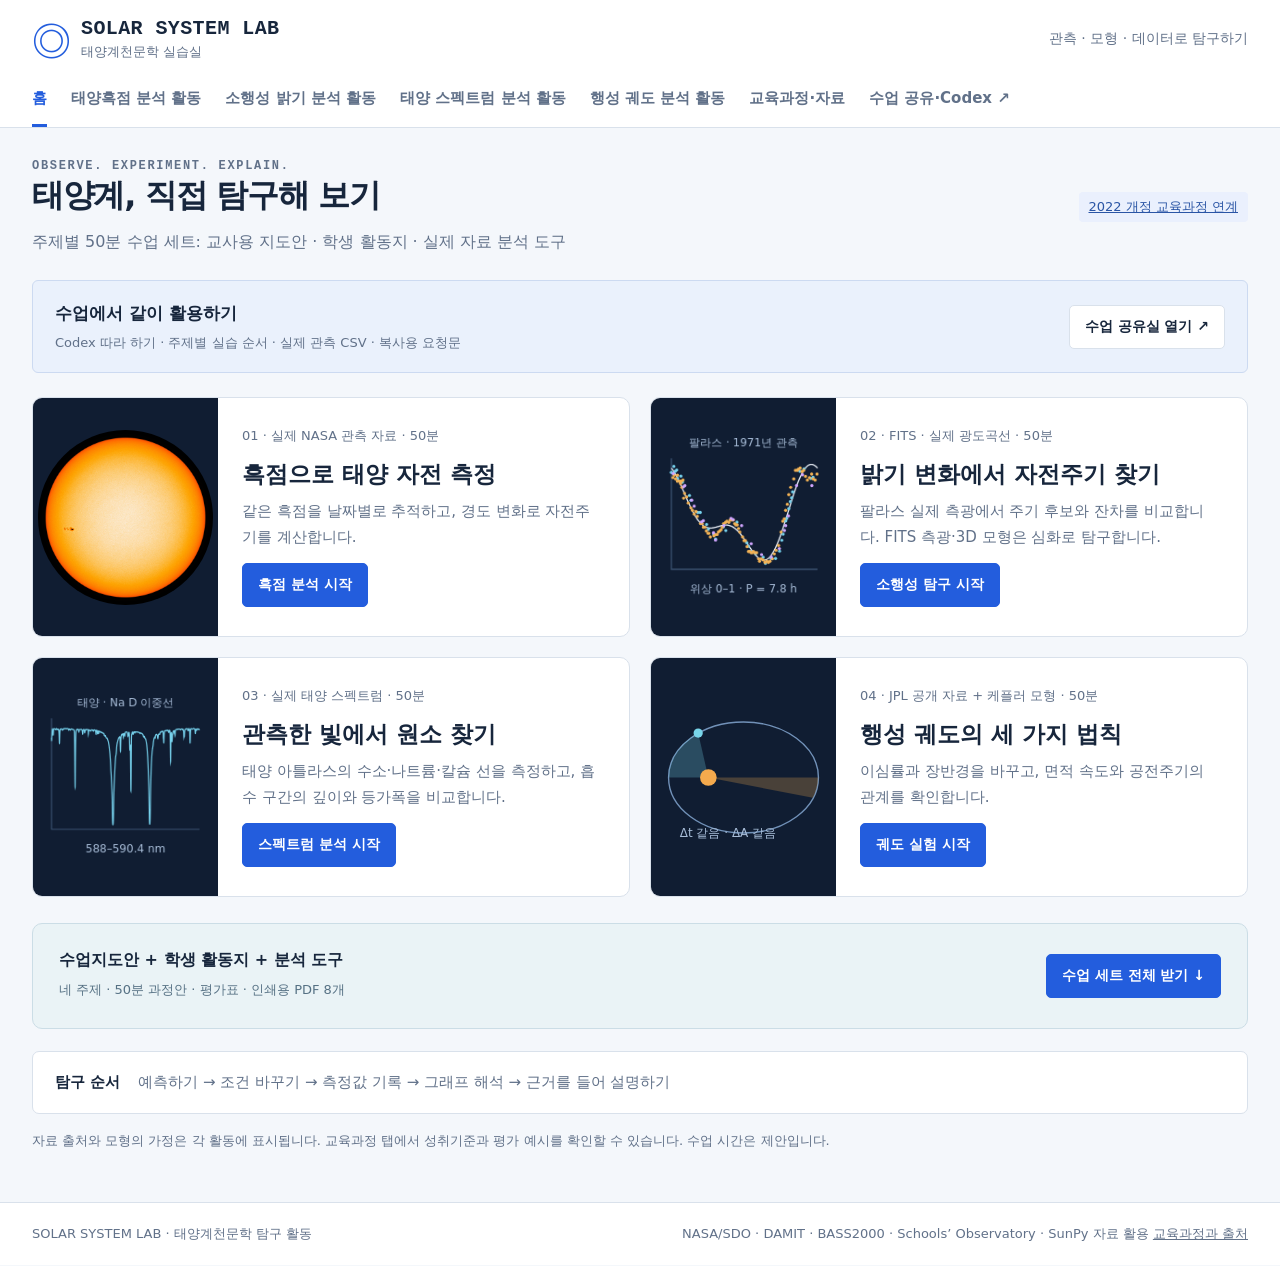
<file: docs/index.html>
<!doctype html>
<html lang="ko"><head><meta charset="utf-8"><meta name="viewport" content="width=device-width,initial-scale=1"><title>Solar System Lab | 태양계천문학 실습실</title><meta name="description" content="실제 FITS 영상과 팔라스 광도곡선으로 측광·3D 모형을 비교하고 태양과 행성 운동을 탐구하는 교육과정 연계 실습실."><link rel="icon" type="image/svg+xml" href="data:image/svg+xml,%3Csvg xmlns='http://www.w3.org/2000/svg' viewBox='0 0 32 32'%3E%3Ccircle cx='16' cy='16' r='5' fill='%23e89133'/%3E%3Cellipse cx='16' cy='16' rx='14' ry='9' fill='none' stroke='%23235ddd' stroke-width='2' transform='rotate(-25 16 16)'/%3E%3Ccircle cx='27' cy='8' r='3' fill='%23235ddd'/%3E%3C/svg%3E">
<link rel="stylesheet" href="portal.css"><link rel="stylesheet" href="observations.css"><link rel="stylesheet" href="fits-shape.css"><link rel="stylesheet" href="lessons.css">
<script defer src="asteroid-data.js"></script><script defer src="observations-data.js"></script><script defer src="observation-math.js"></script><script defer src="fits-data.js"></script><script defer src="fits-reader.js"></script><script defer src="shape-math.js"></script><script defer src="portal.js"></script><script defer src="observation-labs.js"></script><script defer src="fits-labs.js"></script><script defer src="shape-lab.js"></script><script defer src="lesson-data.js"></script><script defer src="lesson-ui.js"></script></head><body>
<header class="site-head"><div class="mast"><a href="#home" class="logo"><span class="logo-symbol" aria-hidden="true">◎</span><span><b>SOLAR SYSTEM LAB</b><small>태양계천문학 실습실</small></span></a><span class="head-note">관측 · 모형 · 데이터로 탐구하기</span></div><nav class="tabs" aria-label="실습 주제"><a href="#home" data-route="home">홈</a><a href="#sunspot" data-route="sunspot">태양흑점 분석 활동</a><a href="#asteroid" data-route="asteroid">소행성 밝기 분석 활동</a><a href="#spectrum" data-route="spectrum">태양 스펙트럼 분석 활동</a><a href="#kepler" data-route="kepler">행성 궤도 분석 활동</a><a href="#curriculum" data-route="curriculum">교육과정·자료</a><a href="class/">수업 공유·Codex ↗</a></nav></header>
<main id="main" tabindex="-1">
<section id="home" class="page"><div class="home-intro"><div><p class="eyebrow">OBSERVE. EXPERIMENT. EXPLAIN.</p><h1>태양계, 직접 탐구해 보기</h1><p>주제별 50분 수업 세트: 교사용 지도안 · 학생 활동지 · 실제 자료 분석 도구</p></div><a href="#curriculum" class="tag">2022 개정 교육과정 연계</a></div>
<div class="class-sharing-note"><div><strong>수업에서 같이 활용하기</strong><p>Codex 따라 하기 · 주제별 실습 순서 · 실제 관측 CSV · 복사용 요청문</p></div><a href="class/" class="button secondary">수업 공유실 열기 ↗</a></div><div class="activity-grid">
<article class="activity"><div class="activity-art"><img src="assets/20170708_120000_1024_HMIIC.jpg" alt="NASA SDO가 관측한 실제 태양과 흑점"></div><div class="activity-content"><span class="meta">01 · 실제 NASA 관측 자료 · 50분</span><h2>흑점으로 태양 자전 측정</h2><p>같은 흑점을 날짜별로 추적하고, 경도 변화로 자전주기를 계산합니다.</p><a href="#sunspot" class="button">흑점 분석 시작</a></div></article>
<article class="activity"><div class="activity-art"><canvas id="homePallas" width="200" height="200" aria-label="실제 팔라스 관측점과 자전주기 적합 곡선"></canvas></div><div class="activity-content"><span class="meta">02 · FITS · 실제 광도곡선 · 50분</span><h2>밝기 변화에서 자전주기 찾기</h2><p>팔라스 실제 측광에서 주기 후보와 잔차를 비교합니다. FITS 측광·3D 모형은 심화로 탐구합니다.</p><a href="#asteroid" class="button">소행성 탐구 시작</a></div></article>
<article class="activity"><div class="activity-art"><canvas id="homeSpectrum" width="200" height="200" aria-label="실제 태양 관측의 나트륨 D 흡수선"></canvas></div><div class="activity-content"><span class="meta">03 · 실제 태양 스펙트럼 · 50분</span><h2>관측한 빛에서 원소 찾기</h2><p>태양 아틀라스의 수소·나트륨·칼슘 선을 측정하고, 흡수 구간의 깊이와 등가폭을 비교합니다.</p><a href="#spectrum" class="button">스펙트럼 분석 시작</a></div></article>
<article class="activity"><div class="activity-art"><svg viewBox="0 0 200 200" role="img" aria-label="타원 궤도와 같은 시간에 쓸고 간 두 면적"><ellipse cx="100" cy="100" rx="81" ry="60" fill="none" stroke="#7191b8" stroke-width="1.5"/><path d="M62 100L19 100A81 60 0 0 1 51 52Z" fill="#78d5e940"/><path d="M62 100L181 100A81 60 0 0 1 175 122Z" fill="#f4aa4d40"/><circle cx="62" cy="100" r="9" fill="#f4aa4d"/><circle cx="51" cy="52" r="5" fill="#78d5e9"/><text x="31" y="164" fill="#a8bdd8" font-size="13">Δt 같음 · ΔA 같음</text></svg></div><div class="activity-content"><span class="meta">04 · JPL 공개 자료 + 케플러 모형 · 50분</span><h2>행성 궤도의 세 가지 법칙</h2><p>이심률과 장반경을 바꾸고, 면적 속도와 공전주기의 관계를 확인합니다.</p><a href="#kepler" class="button">궤도 실험 시작</a></div></article>
</div><div class="lesson-bundle-banner"><div><strong>수업지도안 + 학생 활동지 + 분석 도구</strong><p>네 주제 · 50분 과정안 · 평가표 · 인쇄용 PDF 8개</p></div><a class="button" href="lessons/downloads/solar-system-lesson-sets.zip" download>수업 세트 전체 받기 ↓</a></div><div class="home-flow"><strong>탐구 순서</strong><p>예측하기 → 조건 바꾸기 → 측정값 기록 → 그래프 해석 → 근거를 들어 설명하기</p></div><p class="help" style="margin-top:16px">자료 출처와 모형의 가정은 각 활동에 표시됩니다. 교육과정 탭에서 성취기준과 평가 예시를 확인할 수 있습니다. 수업 시간은 제안입니다.</p></section>
<section id="sunspot" class="page" hidden><div class="page-title"><div><p class="eyebrow">LESSON 01 / SOLAR ROTATION</p><h1>태양흑점 분석 활동</h1><p class="intro">같은 흑점을 5개 날짜에서 추적하고, 경도–시간 그래프로 자전주기를 추정하세요.</p></div><a href="#curriculum" class="tag">12행우02-01</a></div><div class="sun-intro"><p class="help"><strong>NASA 관측</strong>은 실제 영상, <strong>자전 시뮬레이션</strong>은 합성 자료입니다. 탐구 가이드에 따라 측정하고 결과를 CSV로 저장하세요.</p><a class="button secondary" href="sunspot.html" target="_blank" rel="noopener">분석 도구 크게 열기</a></div><div class="sun-wrapper"><iframe id="sunspotFrame" title="태양 흑점 관측과 자전 분석 도구" loading="lazy"></iframe></div><div class="study-row"><article class="study-panel"><h2>탐구 질문</h2><ol><li>같은 흑점을 어떻게 구분했나요? 식별이 바뀌면 어떤 영향이 있나요?</li><li>원반 가장자리의 점을 제외하기 전후에 자전주기가 어떻게 달라지나요?</li><li>관측값과 차등 자전 모형을 비교하고 차이의 원인을 설명하세요.</li></ol></article><article class="study-panel"><h2>결과로 제출할 것</h2><p>측정점이 표시된 태양 영상, 경도–시간 그래프, 회합·항성 자전주기, 오차 원인 두 가지.</p><p class="help">NASA/SDO HMI, 2017.07.05–07.14. JPG 교육용 측정이며 정밀 태양력·연구용 WCS 분석을 대체하지 않습니다.</p></article></div></section>
<section id="kepler" class="page" hidden><div class="page-title"><div><p class="eyebrow">LESSON 04 / KEPLER'S LAWS</p><h1>행성 궤도 분석 활동</h1><p class="intro">JPL 공개 행성 자료의 T²–a³ 관계와, 물리 모형의 같은 시간 면적을 비교하세요.</p></div><a href="#curriculum" class="tag">12행우01-03</a></div><div id="keplerLab"></div></section>
<section id="asteroid" class="page" hidden><div class="page-title"><div><p class="eyebrow">LESSON 02 / ASTEROID PHOTOMETRY</p><h1>소행성 밝기 분석 활동</h1><p class="intro">실제 팔라스 측광으로 세 주기 후보를 비교하세요. 3D 모형 맞추기와 별도 소행성 FITS 측광은 심화 활동입니다.</p></div><div><a href="#curriculum" class="tag">소천체 자료 탐구 · 12행우01-04</a><br><span class="tag amber" style="margin-top:8px">3D 모형 비교·적합은 전공 확장</span></div></div><div id="asteroidLab"></div></section>
<section id="spectrum" class="page" hidden><div class="page-title"><div><p class="eyebrow">LESSON 03 / OBSERVED SOLAR SPECTRUM</p><h1>태양 스펙트럼 분석 활동</h1><p class="intro">관측 아틀라스의 흡수선에서 파장을 읽고, 나트륨 이중선·수소·칼슘 선을 비교하세요.</p></div><a href="#curriculum" class="tag">10통과1-02-01 · 정량 분석은 심화</a></div><div id="spectrumLab"></div></section>
<section id="curriculum" class="page" hidden><div class="page-title"><div><p class="eyebrow">CURRICULUM / TEACHING GUIDE</p><h1>교육과정에서 실습 활동으로</h1><p class="intro curriculum-intro">2022 개정 과학과 교육과정(교육부 고시 제2022-33호, 별책 9)을 기준으로 연결했습니다. 대학 태양계천문학 수업에서 예비 교사의 탐구·수업 설계에 활용할 수 있습니다. 특정 교과서 단원 배열을 재현한 사이트는 아닙니다.</p></div><a href="https://www.moe.go.kr/boardCnts/viewRenew.do?boardID=141&boardSeq=93458&lev=0" target="_blank" rel="noopener" class="button secondary">교육부 원문</a></div>
<div class="curriculum-grid">
<article class="curriculum-card"><span class="tag">직접 연계 · 행성우주과학</span><h2>태양흑점과 자기장 관측</h2><p class="standard"><strong>[12행우02-01]</strong><br>태양 광구·대기 현상과 여러 파장의 관측 자료를 비교·분석하는 성취기준.</p><p>원문 탐구 활동에 흑점 이동 자료로 자전주기 구하기가 제시됩니다. 해설과 적용 고려 사항에 차등 자전, 위도별 주기 계산, 스프레드시트·파이썬 활용이 포함됩니다.</p><ul><li><strong>활동:</strong> 동일 흑점 경도 변화의 회귀 분석. 별도 HMI FITS에서 헤더·자기장 부호·픽셀값 읽기.</li><li><strong>평가:</strong> 대상 식별, 좌표 보정·오차, 회합·항성 주기 구분, 강도와 자기장 관측량의 구분.</li><li><strong>자료:</strong> 2017년 흑점 JPG와 2011년 자기장 FITS는 다른 날짜·관측량입니다.</li><li><strong>기초 연결:</strong> [9과07-02] 태양의 현상과 활동.</li></ul><a href="#sunspot" class="button secondary">태양 활동 열기</a></article>
<article class="curriculum-card"><span class="tag">직접 연계 · 행성우주과학</span><h2>케플러의 세 가지 법칙</h2><p class="standard"><strong>[12행우01-03]</strong><br>태양의 중력과 케플러 법칙으로 태양계 구성 천체의 운동을 설명하는 성취기준.</p><p>장반경·이심률을 독립적으로 조절해 각 법칙의 물리적 의미를 확인합니다. 교육과정은 케플러 법칙으로 천체 데이터를 해석하는 탐구와 수행평가를 제안합니다.</p><ul><li><strong>활동:</strong> 초점 찾기, 같은 시간의 면적 비교, T²–a³ 기록.</li><li><strong>평가:</strong> 이심률·주기 변화 구분, 변인 통제, 중심 질량 조건 명시.</li></ul><a href="#kepler" class="button secondary">궤도 활동 열기</a></article>
<article class="curriculum-card"><span class="tag">자료 탐구 연결 + 전공 확장</span><h2>소천체의 빛·모양·운동</h2><p class="standard"><strong>[12행우01-04]</strong> 행성·소천체 구분 및 탐사 자료로 특징 추론.<br><strong>[12행우01-02]</strong> 지구 접근 천체 등 우주 위험 감시의 중요성.<br><strong>[12행우01-03]</strong> 소천체에 적용되는 케플러 법칙.</p><p>지상 관측에서 ‘자료 → 특징 추론 → 모형 비교 → 근거와 한계 설명’을 연습합니다. FITS 측광 대상은 138205 (2000 EZ148), 3D 비교 대상은 팔라스입니다. 지상 관측과 탐사선 관측은 구분합니다.</p><ul><li><strong>활동:</strong> FITS 헤더·픽셀 읽기, 이동 천체·비교별의 원형 측광, 위상 겹치기, 축비·시선을 바꾼 3D 타원체 적합.</li><li><strong>평가:</strong> 대상 식별과 배경 제거 근거, 자전·공전 구분, 후보 주기의 잔차, 서로 다른 모양이 비슷한 광도곡선을 만드는 이유.</li><li><strong>전공 확장:</strong> 자전주기 적합·3D 모형 비교·목성 공명. 해당 성취기준에 3D 역산이 필수로 제시된 것은 아닙니다.</li><li><strong>기초 연결:</strong> [9과07-01] 태양계 천체와 자료 분석.</li></ul><a href="#asteroid" class="button secondary">소행성 활동 열기</a></article>
<article class="curriculum-card"><span class="tag">직접 연계 + 전공 확장</span><h2>스펙트럼과 천체의 구성 물질</h2><p class="standard"><strong>[10통과1-02-01]</strong><br>천체의 빛의 스펙트럼으로 구성 물질을 추론하는 성취기준.</p><p>실제 태양 아틀라스의 흡수선과 기준 파장을 비교해 원소를 추론합니다. 합성 모형으로 분해능·온도·도플러 이동의 효과를 함께 탐구합니다.</p><ul><li><strong>활동:</strong> Na D 이중선 파장 측정, H·Ca 선 비교, 경계를 바꿔 흡수 구간의 등가폭 측정.</li><li><strong>평가:</strong> 파장 측정 근거, 연속광·선 혼합의 영향, 선 세기를 함량과 단순 동일시하지 않기.</li><li><strong>자료:</strong> BASS2000 가시광 아틀라스 원형식은 ASCII입니다. 별도 Birr FITS는 태양 전파의 시간–주파수 자료입니다.</li><li><strong>전공 확장:</strong> 등가폭 적분과 태양 전파 관측. 전파 동적 스펙트럼은 가시광 원소 식별 활동과 구분합니다.</li></ul><a href="#spectrum" class="button secondary">스펙트럼 활동 열기</a></article>
</div><div class="study-row"><article class="study-panel"><h2>수업 운영 예시 · 2차시</h2><ol><li><strong>1차시:</strong> 5분 개념·질문, 20분 모둠별 조건 변경·기록, 15분 그래프와 근거 정리.</li><li><strong>2차시:</strong> 모둠별 결과·모형 가정·오차를 토론하고, 중등 수업 활동으로 재설계.</li></ol><p class="help">제안하는 운영 예시입니다. 목표와 학생 수준에 맞춰 선택하세요.</p></article><article class="study-panel resource-list"><h2>근거 자료와 출처</h2><a href="https://www.moe.go.kr/boardCnts/viewRenew.do?boardID=141&boardSeq=93458&lev=0" target="_blank" rel="noopener">교육부 · 2022 개정 과학과 교육과정 원문</a><a href="https://sdo.gsfc.nasa.gov/data/dataaccess.php" target="_blank" rel="noopener">NASA SDO · 태양 영상</a><a href="https://damit.cuni.cz/projects/damit/asteroids/view/101" target="_blank" rel="noopener">DAMIT · 팔라스 실제 광도곡선</a><a href="https://www.schoolsobservatory.org/media/1465" target="_blank" rel="noopener">The Schools’ Observatory · 소행성 FITS 원본 6장</a><a href="https://github.com/sunpy/data/tree/main/sunpy/v1" target="_blank" rel="noopener">SunPy sample data · HMI 자기장·태양 전파 FITS</a><a href="https://damit.cuni.cz/projects/damit/asteroid_models/view/101" target="_blank" rel="noopener">DAMIT · 팔라스 문헌 3D 형상과 자전 모형</a><a href="https://bass2000.obspm.fr/solar_spect.php" target="_blank" rel="noopener">BASS2000 · 실제 태양 스펙트럼 아틀라스</a><a href="https://ssd-api.jpl.nasa.gov/doc/sbdb.html" target="_blank" rel="noopener">NASA JPL · 소천체 궤도 요소</a><a href="https://ssd.jpl.nasa.gov/diagrams/mb_hist.html" target="_blank" rel="noopener">NASA JPL · 주 소행성대와 커크우드 간극</a><a href="https://physics.nist.gov/PhysRefData/ASD/lines_form.html" target="_blank" rel="noopener">NIST · 원자 스펙트럼 기준선</a><a href="https://cneos.jpl.nasa.gov/orbits/intro.html" target="_blank" rel="noopener">JPL CNEOS · 지구 접근 천체 궤도</a><p class="help">연계 판단과 활동 설계는 이 사이트에서 구성했습니다. 교육부·NASA의 공식 교육 서비스가 아닙니다.</p></article></div></section>
</main><footer class="footer"><span>SOLAR SYSTEM LAB · 태양계천문학 탐구 활동</span><span>NASA/SDO · DAMIT · BASS2000 · Schools’ Observatory · SunPy 자료 활용 <a href="#curriculum">교육과정과 출처</a></span></footer><div id="toast" class="toast" role="status" hidden></div><dialog id="methodDialog"><button class="close-dialog" id="closeMethod">닫기</button><h2>자료와 계산 방법</h2><div id="methodContent"></div></dialog></body></html>
</file>
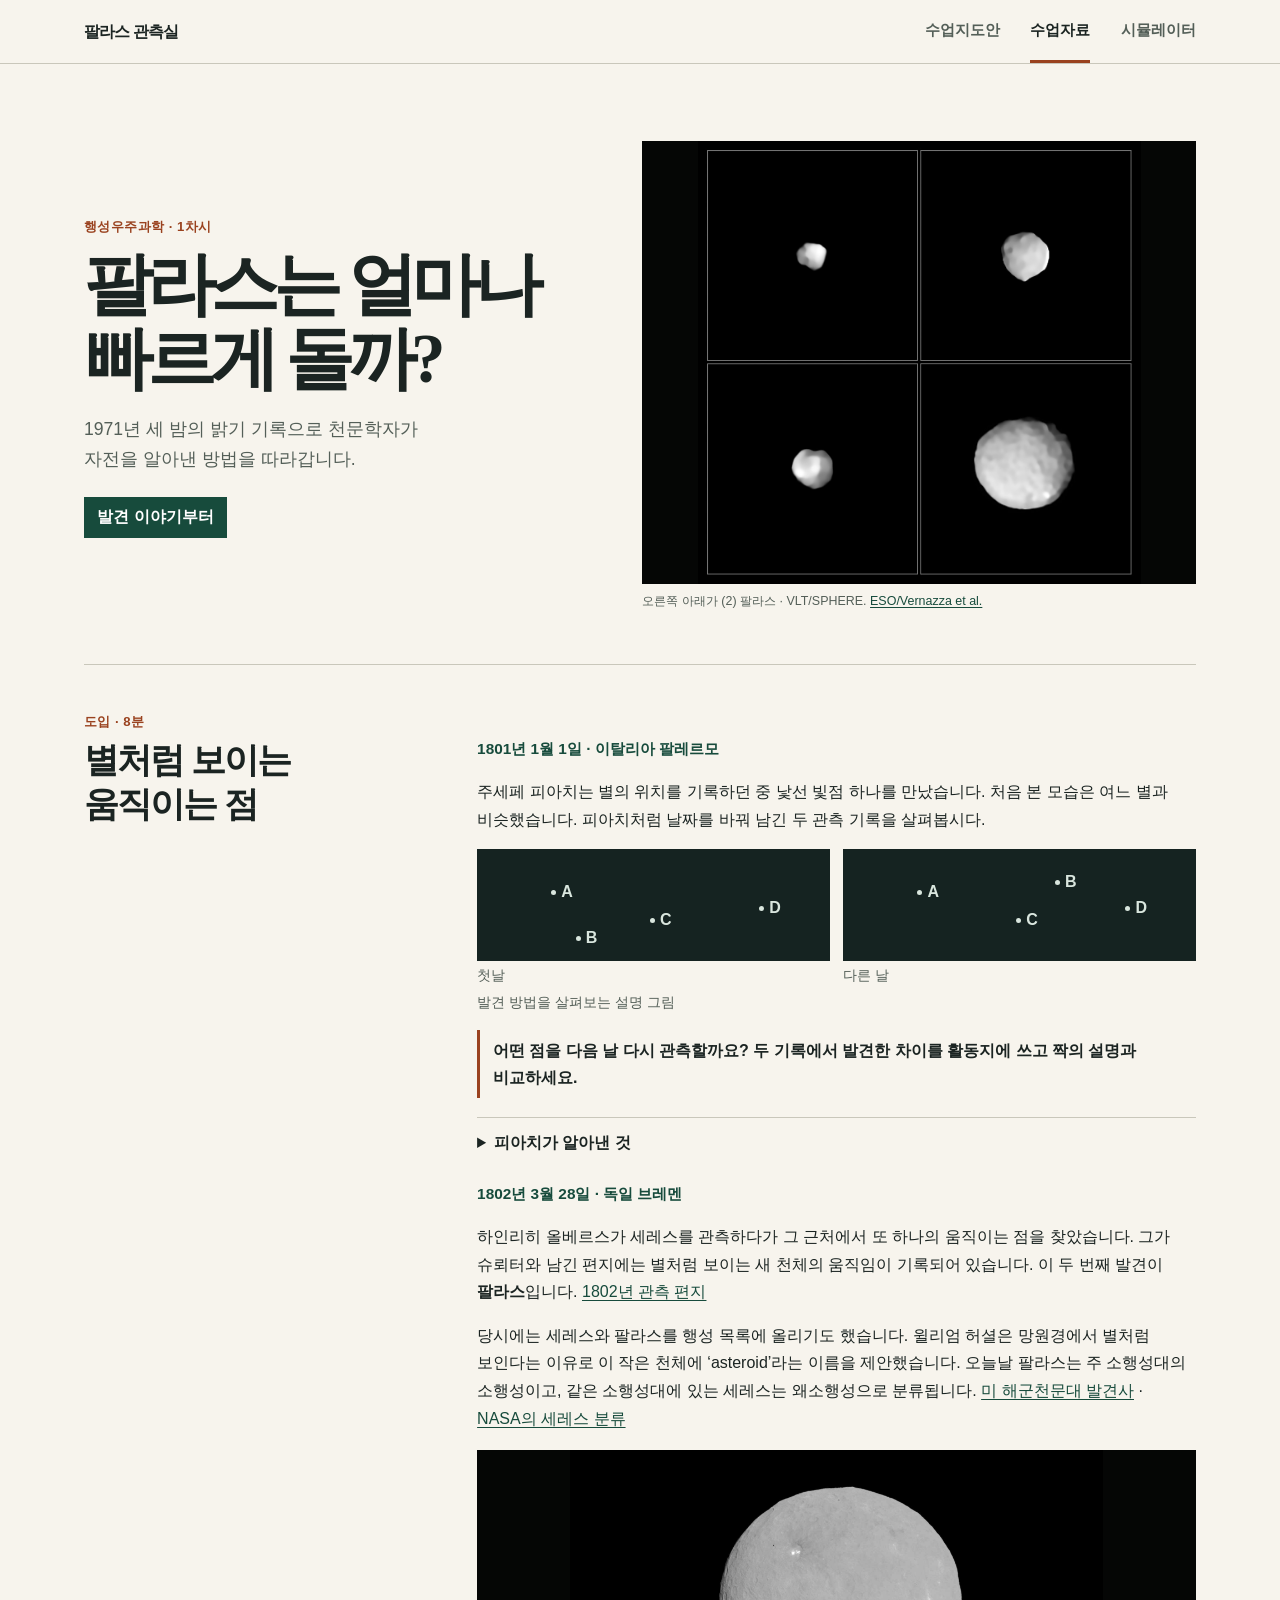
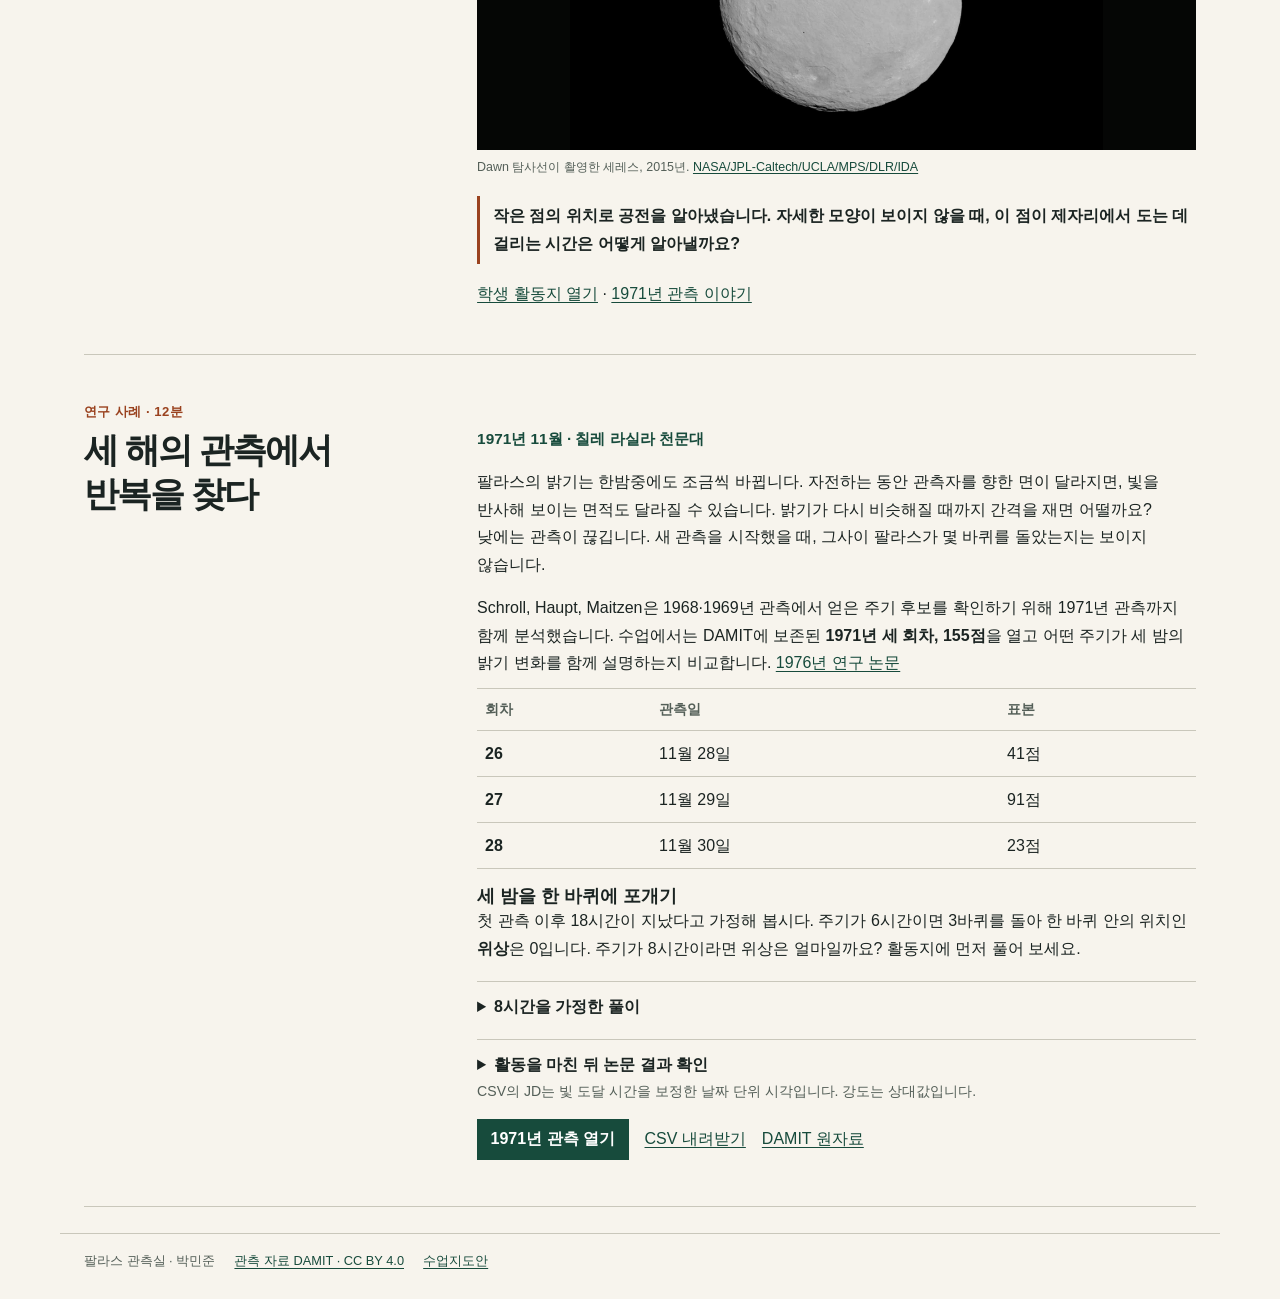
<file: docs/asteroid-lab/index.html>
<!doctype html>
<html lang="ko">
<head>
<meta charset="utf-8">
<meta name="viewport" content="width=device-width,initial-scale=1">
<meta name="description" content="팔라스 발견과 측광 연구를 읽고 같은 실제 자료로 자전주기를 추론하는 고등학교 행성우주과학 수업">
<title>팔라스 관측실</title>
<link rel="stylesheet" href="lab.css?v=5">
<script defer src="../observation-math.js"></script>
<script defer src="../shape-math.js?v=4"></script>
<script defer src="asteroid-render.js?v=4"></script>
<script defer src="lab.js?v=4"></script>
</head>
<body>
<a class="skip" href="#main">본문으로</a>
<header class="bar"><div class="shell header"><a class="wordmark" href="#materials">팔라스 관측실</a><nav aria-label="수업 메뉴"><a href="#lesson" data-nav="lesson">수업지도안</a><a href="#materials" data-nav="materials">수업자료</a><a href="#period" data-nav="lab">시뮬레이터</a></nav></div></header>
<main id="main" class="shell" tabindex="-1">
<section id="materials" class="page" aria-labelledby="materials-title">
  <div class="opening">
    <div class="opening-text"><p class="kicker">행성우주과학 · 1차시</p><h1 id="materials-title">팔라스는 얼마나<br>빠르게 돌까?</h1><p>1971년 세 밤의 밝기 기록으로 천문학자가 자전을 알아낸 방법을 따라갑니다.</p><a class="primary" href="#history">발견 이야기부터</a></div>
    <figure class="opening-image"><img src="media/eso-asteroids.jpg" alt="ESO 망원경으로 관측한 소행성 네 개. 팔라스는 오른쪽 아래에 있다."><figcaption>오른쪽 아래가 (2) 팔라스 · VLT/SPHERE. <a href="https://www.eso.org/public/images/potw1749a/">ESO/Vernazza et al.</a></figcaption></figure>
  </div>
  <article id="history" class="reading">
    <div class="chapter"><p class="kicker">도입 · 8분</p><h2>별처럼 보이는<br>움직이는 점</h2></div>
    <div class="prose"><p class="story-date">1801년 1월 1일 · 이탈리아 팔레르모</p>
    <p>주세페 피아치는 별의 위치를 기록하던 중 낯선 빛점 하나를 만났습니다. 처음 본 모습은 여느 별과 비슷했습니다. 피아치처럼 날짜를 바꿔 남긴 두 관측 기록을 살펴봅시다.</p>
    <div class="sky-pair">
      <figure><div class="sky" aria-label="A 왼쪽 위, B 왼쪽 아래, C 중앙, D 오른쪽 가운데" role="img"><span class="sky-point point-a">A</span><span class="sky-point point-b first">B</span><span class="sky-point point-c">C</span><span class="sky-point point-d">D</span></div><figcaption>첫날</figcaption></figure>
      <figure><div class="sky" aria-label="A 왼쪽 위, B 오른쪽 위, C 중앙, D 오른쪽 가운데" role="img"><span class="sky-point point-a">A</span><span class="sky-point point-b second">B</span><span class="sky-point point-c">C</span><span class="sky-point point-d">D</span></div><figcaption>다른 날</figcaption></figure>
    </div>
    <p class="minor">발견 방법을 살펴보는 설명 그림</p>
    <p class="question">어떤 점을 다음 날 다시 관측할까요? 두 기록에서 발견한 차이를 활동지에 쓰고 짝의 설명과 비교하세요.</p>
    <details><summary>피아치가 알아낸 것</summary><p>그림에서 B의 위치가 옮겨 갔습니다. 피아치가 발견한 점도 여러 날에 걸쳐 주변 별에 대한 위치가 달라졌습니다. 별처럼 보였던 그 천체는 훗날 <strong>세레스</strong>라는 이름을 얻었습니다.</p></details>
    <p class="story-date">1802년 3월 28일 · 독일 브레멘</p>
    <p>하인리히 올베르스가 세레스를 관측하다가 그 근처에서 또 하나의 움직이는 점을 찾았습니다. 그가 슈뢰터와 남긴 편지에는 별처럼 보이는 새 천체의 움직임이 기록되어 있습니다. 이 두 번째 발견이 <strong>팔라스</strong>입니다. <a href="https://makingscience.royalsociety.org/items/ap_7_12/unpublished-letters-on-astronomical-discoveries-from-schroeter-johann-hieronymus-schroter-and-heinrich-wilhelm-matthias-olbers">1802년 관측 편지</a></p>
    <p>당시에는 세레스와 팔라스를 행성 목록에 올리기도 했습니다. 윌리엄 허셜은 망원경에서 별처럼 보인다는 이유로 이 작은 천체에 ‘asteroid’라는 이름을 제안했습니다. 오늘날 팔라스는 주 소행성대의 소행성이고, 같은 소행성대에 있는 세레스는 왜소행성으로 분류됩니다. <a href="https://aa.usno.navy.mil/faq/minorplanets">미 해군천문대 발견사</a> · <a href="https://science.nasa.gov/mission/dawn/science/ceres/">NASA의 세레스 분류</a></p>
    <figure class="figure"><img src="media/ceres-dawn.jpg" alt="탐사선 Dawn으로 촬영한 세레스 원반과 밝은 반점"><figcaption>Dawn 탐사선이 촬영한 세레스, 2015년. <a href="https://science.nasa.gov/image-detail/ceres-dawn-pia19562-16x9/">NASA/JPL-Caltech/UCLA/MPS/DLR/IDA</a></figcaption></figure>
    <p class="question">작은 점의 위치로 공전을 알아냈습니다. 자세한 모양이 보이지 않을 때, 이 점이 제자리에서 도는 데 걸리는 시간은 어떻게 알아낼까요?</p><p><a href="worksheet.html">학생 활동지 열기</a> · <a href="#research">1971년 관측 이야기</a></p></div>
  </article>
  <article class="reading" id="research">
    <div class="chapter"><p class="kicker">연구 사례 · 12분</p><h2>세 해의 관측에서<br>반복을 찾다</h2></div>
    <div class="prose"><p class="story-date">1971년 11월 · 칠레 라실라 천문대</p><p>팔라스의 밝기는 한밤중에도 조금씩 바뀝니다. 자전하는 동안 관측자를 향한 면이 달라지면, 빛을 반사해 보이는 면적도 달라질 수 있습니다. 밝기가 다시 비슷해질 때까지 간격을 재면 어떨까요? 낮에는 관측이 끊깁니다. 새 관측을 시작했을 때, 그사이 팔라스가 몇 바퀴를 돌았는지는 보이지 않습니다.</p>
    <p>Schroll, Haupt, Maitzen은 1968·1969년 관측에서 얻은 주기 후보를 확인하기 위해 1971년 관측까지 함께 분석했습니다. 수업에서는 DAMIT에 보존된 <strong>1971년 세 회차, 155점</strong>을 열고 어떤 주기가 세 밤의 밝기 변화를 함께 설명하는지 비교합니다. <a href="https://doi.org/10.1016/0019-1035(76)90191-3">1976년 연구 논문</a></p>
    <table><thead><tr><th scope="col">회차</th><th scope="col">관측일</th><th scope="col">표본</th></tr></thead><tbody><tr><th scope="row">26</th><td>11월 28일</td><td>41점</td></tr><tr><th scope="row">27</th><td>11월 29일</td><td>91점</td></tr><tr><th scope="row">28</th><td>11월 30일</td><td>23점</td></tr></tbody></table>
    <h3>세 밤을 한 바퀴에 포개기</h3>
    <p>첫 관측 이후 18시간이 지났다고 가정해 봅시다. 주기가 6시간이면 3바퀴를 돌아 한 바퀴 안의 위치인 <strong>위상</strong>은 0입니다. 주기가 8시간이라면 위상은 얼마일까요? 활동지에 먼저 풀어 보세요.</p>
    <details><summary>8시간을 가정한 풀이</summary><p>18시간을 8시간으로 나누면 2.25바퀴입니다. 완전히 돈 두 바퀴를 빼면 위상은 0.25입니다. 실제 그래프에서도 주기를 바꿀 때 관측점의 위상이 달라집니다.</p></details>
    <details><summary>활동을 마친 뒤 논문 결과 확인</summary><p>연구진이 보고한 관측 기준 회합 자전주기는 7시간 48분 27초입니다. 연구진은 세 해의 자료를 사용했고, 수업에서는 1971년 세 밤으로 추정합니다.</p></details>
    <p class="minor">CSV의 JD는 빛 도달 시간을 보정한 날짜 단위 시각입니다. 강도는 상대값입니다.</p>
    <div class="links"><a class="primary" href="#period">1971년 관측 열기</a><a href="../class/data/pallas-1971.csv" download>CSV 내려받기</a><a href="https://damit.cuni.cz/projects/damit/light_curves/exportAllForAsteroid/101/json">DAMIT 원자료</a></div></div>
  </article>
</section>
<section id="lesson" class="page guide" aria-labelledby="lesson-title" hidden>
  <div class="page-head"><p class="kicker">교사용 · 50분 × 2차시</p><h1 id="lesson-title">수업지도안</h1><p>고등학교 행성우주과학 · 우주탐사와 행성계</p></div>
  <div class="guide-grid"><div class="chapter"><h2>교육과정</h2></div><div class="prose"><p><strong>[12행우01-04]</strong> 행성과 소천체를 구분하고 소천체 탐사 자료에서 특징을 추론하는 기준을 바탕으로, 지상 측광을 해석하는 활동으로 확장합니다. <a href="https://www.moe.go.kr/boardCnts/viewRenew.do?boardID=141&boardSeq=93458&lev=0">교육부 고시 제2022-33호 별책 9</a></p><h3>학습목표</h3><ol><li>실제 광도곡선에서 시험 주기를 둘 이상 비교하고 자전주기 추정의 근거를 설명한다.</li><li>타원체의 축비와 시선을 바꿔 관측값과 비교하고 어떤 형상까지 추론할 수 있는지 설명한다.</li></ol></div></div>
  <div class="guide-grid"><div class="chapter"><h2>1차시</h2><p>관측에서 자전주기 추론</p></div><div class="prose">
  <table><thead><tr><th>단계</th><th>교사 발문과 안내</th><th>학생 활동과 산출물</th></tr></thead><tbody>
  <tr><th scope="row">도입<br>8분</th><td><a href="#history">발견 그림</a>을 보여주고 “어느 점을 다시 관측할까?”라고 묻습니다. 학생의 설명을 듣고 세레스·팔라스 이야기를 이어갑니다.</td><td>움직인 점을 혼자 표시한 뒤 짝과 확인합니다. 위치 변화를 활동지 1번에 씁니다.</td></tr>
  <tr><th scope="row">전개<br>12분</th><td><a href="#research">라실라 관측 이야기</a>를 읽고 “다음 날 관측 전까지 몇 바퀴를 돌았는지 알 수 있을까?”를 묻습니다. 18시간·6시간 예를 시범으로 풉니다.</td><td>시간 그래프에서 빈 구간을 표시합니다. 8시간을 가정해 같은 관측점의 위상을 계산합니다.</td></tr>
  <tr><th scope="row">탐구<br>22분</th><td><a href="#period">위상 겹치기</a>에서 “주기를 바꿀 때 점의 가로·세로 위치 중 어느 것이 달라질까?”라고 묻습니다. 기록 뒤 잔차 확인을 안내합니다.</td><td>후보 두 개를 기록합니다. 세 색이 비슷하게 오르내리는 위상을 찾고 두 후보의 잔차를 대조합니다.</td></tr>
  <tr><th scope="row">정리<br>8분</th><td>서로 다른 후보의 근거를 비교하게 합니다. 마지막에 문헌값을 공개합니다.</td><td>선택한 주기, 근거가 되는 위상, RMS를 활동지 3번에 쓰고 발표합니다.</td></tr></tbody></table>
  </div></div>
  <div class="guide-grid"><div class="chapter"><h2>2차시</h2><p>모형 비교와 AI 해석</p></div><div class="prose">
  <table><thead><tr><th>단계</th><th>교사 발문과 안내</th><th>학생 활동과 산출물</th></tr></thead><tbody>
  <tr><th scope="row">도입<br>5분</th><td>“같은 돌이 빛을 반사해도 방향이 바뀌면 어떻게 보일까?”라고 묻습니다.</td><td>좁은 면과 넓은 면 중 밝을 쪽을 예상합니다.</td></tr>
  <tr><th scope="row">탐구<br>20분</th><td><a href="#shape">회전 타원체</a>에서 두 방향과 그래프의 표시점을 연결합니다. 관측점 표시를 켠 뒤 같은 주기로 두 시선의 적합을 안내합니다.</td><td>면적과 밝기를 확인합니다. 90°·45°의 축비와 잔차를 각각 기록합니다.</td></tr>
  <tr><th scope="row">검토<br>15분</th><td><a href="#ai">AI 답변 검토</a>에서 공개 CSV와 요청문을 제공합니다. “이 답변에서 어디까지 관측으로 판단할 수 있을까?”라고 묻습니다.</td><td>AI 주장 한 문장을 골라 관측 수치와 단위를 대조하고 다시 씁니다.</td></tr>
  <tr><th scope="row">정리<br>10분</th><td>“다른 시점에서 관측을 더 하면 어떤 판단을 할 수 있을까?”라고 묻습니다.</td><td>비교 기록을 제출하고 형상 추론에 필요한 추가 관측을 제안합니다.</td></tr></tbody></table>
  <h3>평가와 준비물</h3><p>브라우저, 인쇄 활동지, 제공 CSV, 수업에서 허용하는 생성형 AI. 후보 두 개를 비교한 그래프 근거, 넓은 면과 밝기의 관계, 비슷한 잔차가 나오는 다른 모형과 추가 관측을 평가합니다. AI에 접속할 수 없으면 탐구 노트의 예시 답변을 검토합니다.</p>
  <details><summary>교사용 예시 결과</summary><p>세 밤의 푸리에 적합은 약 7.799 h에서 RMS 약 0.0057 mag입니다. 절반인 약 3.899 h에서는 약 0.0213 mag입니다. 같은 최적화로 두 시선에서 타원체 축비가 달라져도 잔차는 약 0.0215 mag로 비슷합니다. 시선과 축비를 함께 추정하려면 관측 기하가 달라지는 시기의 광도곡선이 더 필요합니다.</p></details><div class="links"><button id="print-lesson" type="button">지도안 인쇄</button><a href="worksheet.html">학생용 활동지 열기</a></div></div></div>
</section>
<section id="sim" class="page" aria-labelledby="sim-title" hidden>
  <div class="page-head compact"><p class="kicker">1971년 11월 28–30일 · 팔라스</p><h1 id="sim-title">팔라스 광도곡선 분석</h1></div>
  <nav class="worknav" aria-label="분석 단계"><a href="#period" data-stage="period">01 관측과 주기</a><a href="#shape" data-stage="shape">02 회전 모형</a><a href="#ai" data-stage="ai">03 AI 검토와 기록</a></nav>
  <section id="period" class="stage" aria-label="관측과 주기">
  <div class="activity-brief"><h2>세 밤의 밝기 변화를 겹쳐 보자</h2><p><strong>관측 시간</strong>에서 낮에 비어 있는 구간을 찾으세요. <strong>시험 주기</strong>를 바꾸면 같은 점들이 한 바퀴 위에 다시 놓입니다. 세 색의 높고 낮은 구간이 함께 나타나는 주기를 찾아 두 후보를 기록하세요. <a href="worksheet.html#first">활동지 1차시</a></p></div>
  <div class="bench">
    <div class="chart">
      <div class="chart-tools"><div class="segmented" aria-label="그래프 보기"><button id="time-view" type="button" aria-pressed="true">관측 시간</button><button id="phase-view" type="button" aria-pressed="false">접은 위상</button><button id="search-view" type="button" aria-pressed="false">주기별 잔차</button></div><a href="../class/data/pallas-1971.csv" download>원자료 CSV ↓</a></div>
      <h2 id="period-label">시간과 상대 강도</h2>
      <p id="point-readout" class="readout">그래프에 마우스를 올리거나, 그래프에 초점을 맞추고 ← →를 누르세요.</p>
      <canvas id="period-plot" width="900" height="470" tabindex="0" role="img" aria-label="팔라스 광도곡선. 방향키로 관측점을 읽습니다."></canvas><p id="legend" class="minor"></p><p id="view-note" class="minor"></p>
    </div>
    <aside class="rail"><h2>시험 주기</h2><p>밤 사이의 공백을 찾고, 서로 다른 주기로 접어 점의 모임을 비교하세요.</p>
      <label for="period-slider">주기 조절 <output id="trial-value">6.000 h</output></label><input id="period-slider" type="range" min="2" max="16" value="6" step=".001">
      <div class="segmented" aria-label="먼저 비교할 시험 주기"><button type="button" data-period="6">6 h</button><button type="button" data-period="8">8 h</button></div>
      <label for="trial">세밀하게 입력 (h)</label><input id="trial" type="number" min="2" max="16" step="any" value="6">
      <button id="record-period" type="button" class="primary" disabled>현재 주기 기록</button><p id="trial-log" class="minor"></p>
      <details class="calculation"><summary>관측 비교 뒤 잔차 확인</summary><label class="check"><input type="checkbox" id="show-fit"> 적합 곡선 표시</label>
      <dl class="metrics"><div><dt>잔차 RMS</dt><dd id="rms">—</dd></div><div><dt>관측점</dt><dd id="count">—</dd></div></dl>
      <button id="search" type="button" disabled>2–16시간 후보 탐색</button>
      <div id="candidates" class="choices"></div><div class="segmented" aria-label="자동 후보의 절반과 두 배"><button id="half" type="button" disabled>후보의 ½</button><button id="double" type="button" disabled>후보의 2배</button></div></details>
      <p id="period-status" role="status">관측 자료를 여는 중…</p>
    </aside>
  </div>
  <div class="inset"><details><summary>분석 원리와 한계</summary><p>강도를 등급으로 바꿔 회차별 영점과 2차 푸리에 곡선을 함께 맞춥니다. 같은 자료와 방법에서 RMS가 작을수록 점과 곡선이 가깝습니다. 이 값은 주기의 불확실성이 아닙니다. 주기의 절반이나 두 배도 비교하세요.</p></details><a href="#research">연구 사례 다시 읽기</a><a href="#shape">이 주기로 모형 비교</a></div>
  </section>
  <section id="shape" class="stage" aria-label="회전 모형" hidden>
    <div class="activity-brief"><h2>같은 돌인데 왜 밝기가 바뀔까?</h2><p>좁은 면과 넓은 면 중 어느 쪽에서 더 밝을지 먼저 예상하세요. 두 방향을 번갈아 보며 그래프의 표시점이 어디로 움직이는지 확인한 뒤, 실제 관측을 겹쳐 보세요. <a href="worksheet.html#second">활동지 2차시</a></p></div>
    <div class="bench"><div class="chart">
      <div class="chart-tools"><h2>관측자가 보는 팔라스 모형</h2><button id="play" type="button" aria-pressed="false">회전 재생</button></div>
      <div class="mesh"><canvas id="mesh" width="900" height="285" role="img" aria-label="크레이터로 표면을 표현한 회색 회전 타원체"></canvas><label for="spin">회전 위상 <input id="spin" type="range" min="0" max="1" value="0" step=".001"></label></div>
      <div class="orbit-readout"><div class="segmented"><button id="narrow" type="button">좁은 면 보기</button><button id="wide" type="button">넓은 면 보기</button></div><p>위상 <output id="spin-value">—</output> <span>·</span> 투영 면적과 예측 밝기 <output id="area-value">—</output></p></div>
      <canvas id="model-plot" width="900" height="330" role="img" aria-label="회전 위상에 따른 타원체의 예측 밝기와 선택 표시한 관측점"></canvas><p id="model-legend" class="minor"></p>
    </div><aside class="rail"><h2>모형 바꿔 보기</h2><p>1차시에서 가져온 주기 <strong id="shape-period">—</strong></p>
      <label for="axis">긴 축 / 중간 축 (a/b) <output id="axis-value"></output></label><input id="axis" type="range" min="1" max="1.8" step=".002" value="1.48">
      <label for="aspect">자전축과 시선 각도 <output id="aspect-value"></output></label><input id="aspect" type="range" min="5" max="90" step="1" value="90">
      <div class="segmented" aria-label="비교할 시선"><button type="button" data-aspect="90">90°</button><button type="button" data-aspect="45">45°</button></div>
      <div class="calculation"><label class="check"><input id="show-observations" type="checkbox"> 1971년 관측점을 함께 보기</label>
      <button id="optimize" type="button" disabled>이 시선에서 적합</button><button id="record" type="button" class="primary" disabled>현재 모형 기록</button>
      <dl class="metrics"><div><dt>모형 RMS</dt><dd id="shape-rms">—</dd></div><div><dt>예측 진폭</dt><dd id="amplitude">—</dd></div></dl></div><p>같은 주기로 90°와 45°의 적합을 기록하세요. c/b는 0.90입니다.</p>
    </aside></div>
    <div class="inset"><details><summary>밝기 계산과 실제 형상 연구</summary><p>화면은 관측자의 시선으로 본 타원체입니다. 표면 반사율을 일정하게 두고 장축 방향에 따라 바뀌는 투영 면적에 밝기가 비례한다고 가정합니다. 화면의 크레이터와 음영은 표면 표현용이며, 밝기 계산에는 타원체의 면적을 사용합니다. 실제 형상 연구는 다른 관측 기하의 여러 광도곡선과 산란 모형을 사용합니다. <a href="https://doi.org/10.1016/S0019-1035(03)00146-5">Torppa 외(2003)</a> · <a href="https://damit.cuni.cz/projects/damit/asteroid_models/view/101">문헌 형상</a></p></details><a href="#period">주기 다시 비교하기</a><a href="#ai">모형 비교 기록 열기</a></div>
  </section>
  <section id="ai" class="stage notebook" aria-labelledby="notebook-title" hidden>
    <h2 id="notebook-title">탐구 노트</h2>
    <div class="log"><h3>내가 남긴 주기</h3><div class="scroll"><table><thead><tr><th scope="col">시험 주기 (h)</th><th scope="col">RMS (mag)</th></tr></thead><tbody id="period-records"></tbody></table></div><p class="minor" id="period-log-note"></p><a href="#period">주기 비교로</a></div>
    <div class="log"><h3>내가 남긴 모형</h3><div class="scroll"><table><thead><tr><th scope="col">시선</th><th scope="col">a/b</th><th scope="col">주기 (h)</th><th scope="col">RMS (mag)</th></tr></thead><tbody id="records"></tbody></table></div><a href="#shape">모형 비교로</a></div>
    <div class="log"><h3>AI 답변 검토</h3><p>수업에서 사용하는 AI에 공개 CSV와 요청문을 넣고, 답변의 근거를 아래에 남기세요.</p>
    <details><summary>현재 비교값을 넣은 요청문</summary><label for="prompt" class="visually-hidden">AI 분석 요청문</label><textarea id="prompt" readonly rows="8"></textarea><button id="copy" type="button">요청문 복사</button> <a href="../class/data/pallas-1971.csv" download>CSV 받기</a></details>
    <details><summary>AI 접속 없이 검토할 문장</summary><p>“7.80시간에서 잔차가 작으므로 팔라스의 실제 3D 모양도 하나로 결정된다.” 이 주장 중 관측에 맞는 부분과 수정해야 할 부분을 가려보세요.</p></details>
    <label for="evidence">AI의 주장 · 대조한 수치 · 수정한 결론</label><textarea id="evidence" rows="5"></textarea><button id="save" type="button" class="primary">탐구 기록 내려받기</button><p id="ai-status" role="status" class="minor"></p></div>
  </section>
</section>
</main>
<footer class="shell foot"><span>팔라스 관측실 · 박민준</span><a href="https://damit.cuni.cz/projects/damit/light_curves/exportAllForAsteroid/101/json">관측 자료 DAMIT · CC BY 4.0</a><a href="#lesson">수업지도안</a></footer>
<noscript>관측 그래프와 기록을 사용하려면 JavaScript를 켜 주세요.</noscript>
</body>
</html>
</file>
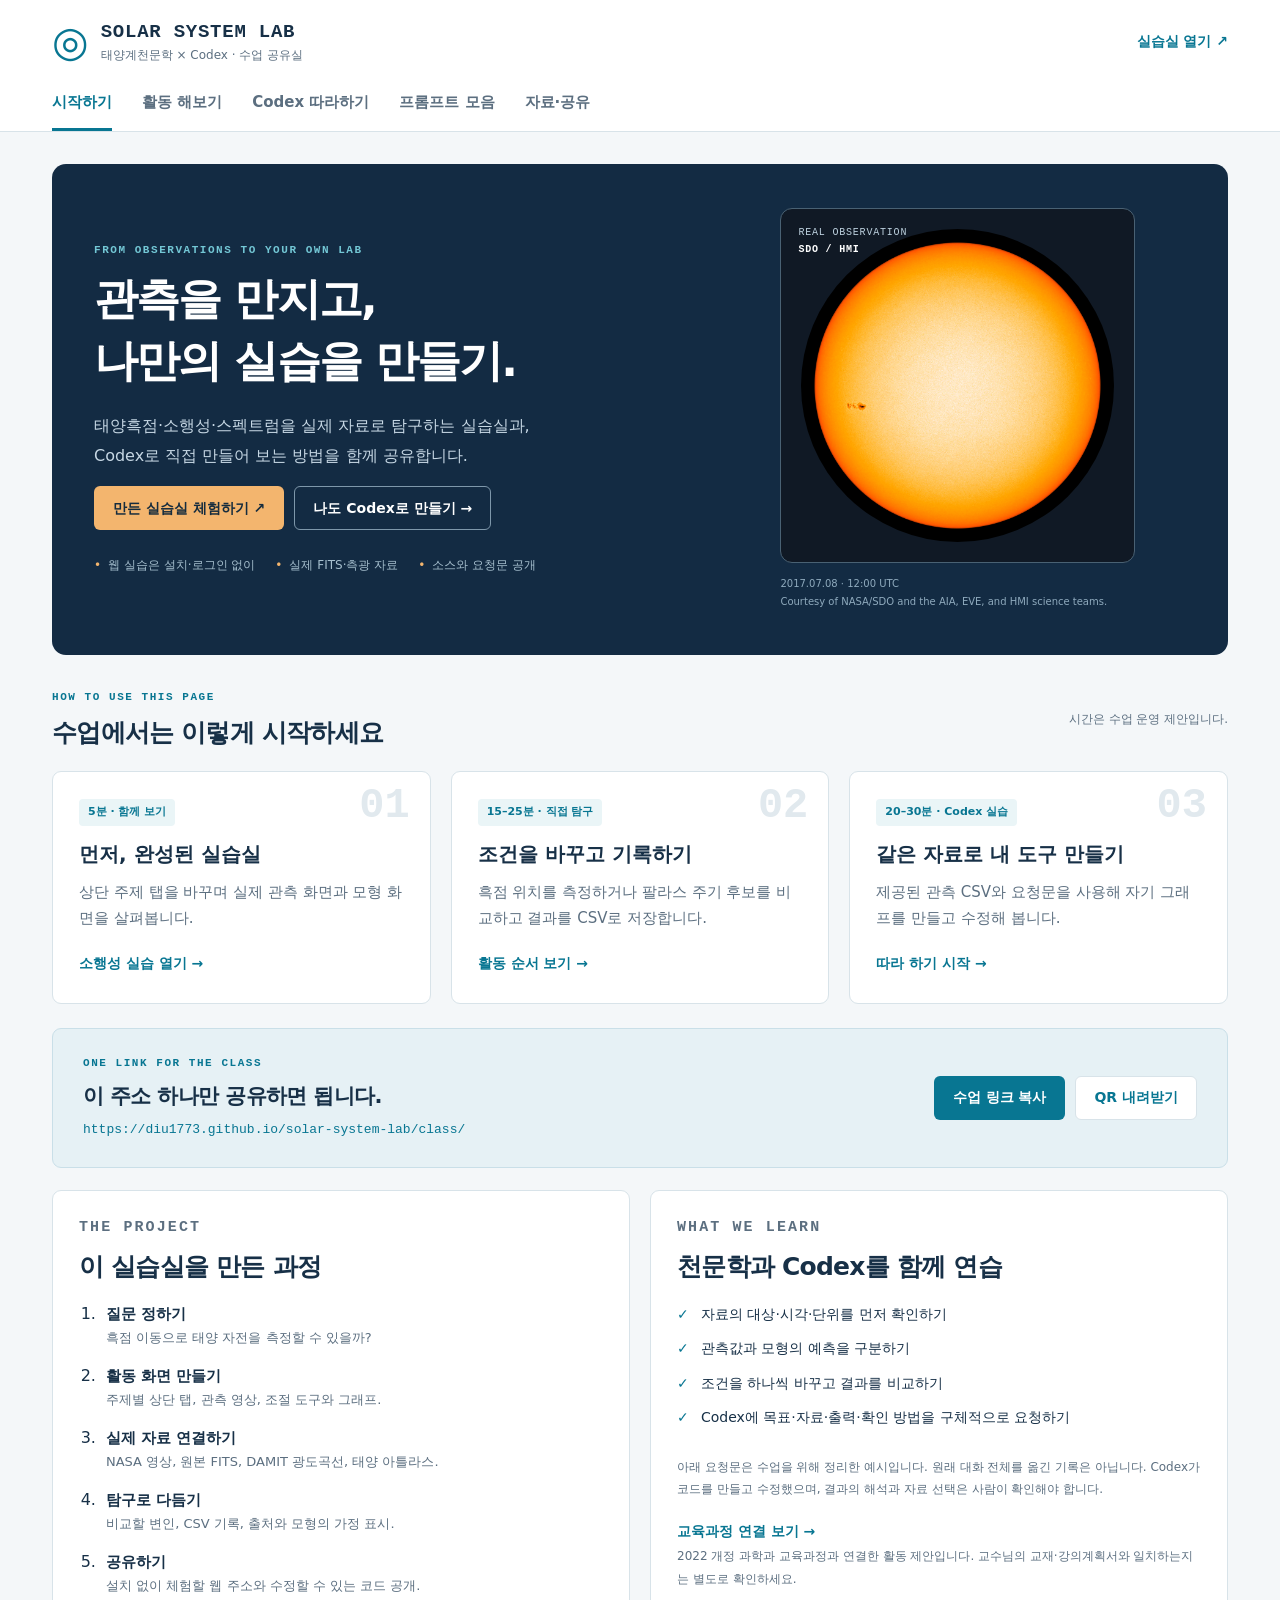
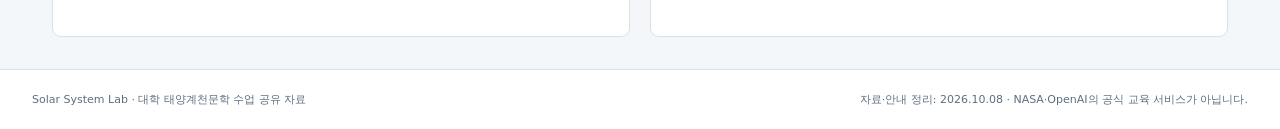
<file: docs/class/index.html>
<!doctype html>
<html lang="ko">
<head>
  <meta charset="utf-8">
  <meta name="viewport" content="width=device-width, initial-scale=1">
  <meta name="description" content="태양계천문학 수업 공유실. 실제 관측으로 만든 실습 사이트를 체험하고, 관측 CSV와 복사용 프롬프트로 Codex 활용을 따라 해 보세요.">
  <meta name="theme-color" content="#132b43">
  <title>태양계천문학 × Codex | 수업 공유실</title>
  <link rel="icon" href="data:image/svg+xml,%3Csvg xmlns='http://www.w3.org/2000/svg' viewBox='0 0 40 40'%3E%3Ccircle cx='20' cy='20' r='7' fill='%23e8a247'/%3E%3Cellipse cx='20' cy='20' rx='18' ry='11' fill='none' stroke='%23087692' stroke-width='2' transform='rotate(-25 20 20)'/%3E%3C/svg%3E">
  <link rel="stylesheet" href="class.css">
  <script defer src="class.js"></script>
</head>
<body>
  <a class="skip" href="#main">본문으로 이동</a>
  <header class="header">
    <div class="mast">
      <a class="brand" href="#start"><span class="orbit-mark" aria-hidden="true">◎</span><span><b>SOLAR SYSTEM LAB</b><small>태양계천문학 × Codex · 수업 공유실</small></span></a>
      <a class="head-link" href="../#home">실습실 열기 <span aria-hidden="true">↗</span></a>
    </div>
    <nav class="tabs" aria-label="수업 자료 메뉴">
      <a href="#start" data-page="start" aria-current="page">시작하기</a>
      <a href="#activities" data-page="activities">활동 해보기</a>
      <a href="#codex" data-page="codex">Codex 따라하기</a>
      <a href="#prompts" data-page="prompts">프롬프트 모음</a>
      <a href="#materials" data-page="materials">자료·공유</a>
    </nav>
  </header>
  <main id="main" tabindex="-1">
    <section class="page" id="start" data-panel>
      <div class="hero">
        <div class="hero-copy">
          <p class="eyebrow">FROM OBSERVATIONS TO YOUR OWN LAB</p>
          <h1>관측을 만지고,<br>나만의 실습을 만들기.</h1>
          <p class="lead">태양흑점·소행성·스펙트럼을 실제 자료로 탐구하는 실습실과,<br class="desktop"> Codex로 직접 만들어 보는 방법을 함께 공유합니다.</p>
          <div class="actions"><a class="button warm" href="../#home">만든 실습실 체험하기 ↗</a><a class="button outline-light" href="#codex">나도 Codex로 만들기 →</a></div>
          <div class="hero-meta"><span>웹 실습은 설치·로그인 없이</span><span>실제 FITS·측광 자료</span><span>소스와 요청문 공개</span></div>
        </div>
        <figure class="hero-observation">
          <div class="image-frame"><img src="sun-observation.jpg" alt="2017년 7월 8일 NASA SDO가 관측한 실제 태양 원반과 흑점" width="1024" height="1024"><span class="observation-label">REAL OBSERVATION<br><b>SDO / HMI</b></span></div>
          <figcaption>2017.07.08 · 12:00 UTC<br>Courtesy of NASA/SDO and the AIA, EVE, and HMI science teams.</figcaption>
        </figure>
      </div>
      <div class="section-heading"><div><p class="eyebrow">HOW TO USE THIS PAGE</p><h2>수업에서는 이렇게 시작하세요</h2></div><span class="muted">시간은 수업 운영 제안입니다.</span></div>
      <div class="three-grid">
        <article class="card path-card"><span class="step">01</span><span class="pill">5분 · 함께 보기</span><h3>먼저, 완성된 실습실</h3><p>상단 주제 탭을 바꾸며 실제 관측 화면과 모형 화면을 살펴봅니다.</p><a href="../#asteroid" class="text-link">소행성 실습 열기 →</a></article>
        <article class="card path-card"><span class="step">02</span><span class="pill">15–25분 · 직접 탐구</span><h3>조건을 바꾸고 기록하기</h3><p>흑점 위치를 측정하거나 팔라스 주기 후보를 비교하고 결과를 CSV로 저장합니다.</p><a href="#activities" class="text-link">활동 순서 보기 →</a></article>
        <article class="card path-card"><span class="step">03</span><span class="pill">20–30분 · Codex 실습</span><h3>같은 자료로 내 도구 만들기</h3><p>제공된 관측 CSV와 요청문을 사용해 자기 그래프를 만들고 수정해 봅니다.</p><a href="#codex" class="text-link">따라 하기 시작 →</a></article>
      </div>
      <div class="wide-callout"><div><p class="eyebrow">ONE LINK FOR THE CLASS</p><h2>이 주소 하나만 공유하면 됩니다.</h2><p class="share-url">https://diu1773.github.io/solar-system-lab/class/</p></div><div class="actions"><button class="button" data-copy-url>수업 링크 복사</button><a class="button secondary" href="class-qr.png" download="solar-system-lab-class-qr.png">QR 내려받기</a></div></div>
      <div class="two-grid story">
        <article class="card"><p class="eyebrow">THE PROJECT</p><h2>이 실습실을 만든 과정</h2><ol class="story-list"><li><b>질문 정하기</b><span>흑점 이동으로 태양 자전을 측정할 수 있을까?</span></li><li><b>활동 화면 만들기</b><span>주제별 상단 탭, 관측 영상, 조절 도구와 그래프.</span></li><li><b>실제 자료 연결하기</b><span>NASA 영상, 원본 FITS, DAMIT 광도곡선, 태양 아틀라스.</span></li><li><b>탐구로 다듬기</b><span>비교할 변인, CSV 기록, 출처와 모형의 가정 표시.</span></li><li><b>공유하기</b><span>설치 없이 체험할 웹 주소와 수정할 수 있는 코드 공개.</span></li></ol></article>
        <article class="card"><p class="eyebrow">WHAT WE LEARN</p><h2>천문학과 Codex를 함께 연습</h2><ul class="check-list"><li>자료의 대상·시각·단위를 먼저 확인하기</li><li>관측값과 모형의 예측을 구분하기</li><li>조건을 하나씩 바꾸고 결과를 비교하기</li><li>Codex에 목표·자료·출력·확인 방법을 구체적으로 요청하기</li></ul><p class="small">아래 요청문은 수업을 위해 정리한 예시입니다. 원래 대화 전체를 옮긴 기록은 아닙니다. Codex가 코드를 만들고 수정했으며, 결과의 해석과 자료 선택은 사람이 확인해야 합니다.</p><a class="text-link" href="../#curriculum">교육과정 연결 보기 →</a><p class="small">2022 개정 과학과 교육과정과 연결한 활동 제안입니다. 교수님의 교재·강의계획서와 일치하는지는 별도로 확인하세요.</p></article>
      </div>
    </section>

    <section class="page" id="activities" data-panel>
      <div class="section-heading"><div><p class="eyebrow">OBSERVE · COMPARE · EXPLAIN</p><h1>활동 해보기</h1><p class="lead">주제마다 지도안·학생 활동지·분석 도구를 함께 여세요. 기본 50분 + 선택 심화로 구성했습니다.</p></div><a class="button secondary" href="worksheet.html" target="_blank" rel="noopener">활동 기록지 열기 ↗</a></div>
      <div class="activity-stack"><article class="card lab-card"><div class="lab-aside sun"><span>LESSON 01</span><h2>태양흑점 분석 활동</h2><span class="pill">50분 · 지도안+활동지</span><a class="button" href="../#sunspot">수업 세트 열기 ↗</a></div><div class="lab-body"><h3>날짜별 흑점의 이동으로 태양의 자전주기를 어떻게 추정할까?</h3><ol><li>영상에서 같은 흑점을 식별하고 5개 날짜의 위치와 사용 여부를 기록한다.</li><li>경도–시간 그래프의 기울기와 단위로 회합 자전주기를 추정한다.</li><li>가장자리 투영·좌표 보정·흑점 변화가 결과에 미치는 영향을 근거와 함께 설명한다.</li></ol><p class="deliver"><b>제출물</b> 5일 이상 측정표, 경도–시간 그래프, 단위가 있는 주기 계산, 근거와 오차를 포함한 결론</p><p class="small">NASA SDO/HMI 연속광 JPG 10장<br>북쪽 위 방향 가정·교육용 원반 보정이며 정밀 WCS 분석이 아니다. 한 흑점의 짧은 기록으로 위도별 차등 자전을 입증할 수 없다.</p><div class="actions"><a class="button secondary" href="../lessons/downloads/sunspot-teacher.pdf" download>교사용 지도안 PDF ↓</a><a class="button secondary" href="../lessons/downloads/sunspot-student.pdf" download>학생 활동지 PDF ↓</a></div></div></article><article class="card lab-card"><div class="lab-aside asteroid"><span>LESSON 02</span><h2>소행성 밝기 분석 활동</h2><span class="pill">50분 · 지도안+활동지</span><a class="button" href="../#asteroid">수업 세트 열기 ↗</a></div><div class="lab-body"><h3>소행성의 밝기 변화에서 어떤 자전주기가 관측을 잘 설명할까?</h3><ol><li>실제 측광의 대상·시각·상대 강도와 처리 방법을 설명한다.</li><li>세 개 이상의 시험 주기를 위상 그래프·잔차로 비교해 주기 후보를 선택한다.</li><li>관측 간격과 형상·반사율·시선의 모호성이 추론에 주는 한계를 설명한다.</li></ol><p class="deliver"><b>제출물</b> 세 주기 비교표, 위상 그래프, 선택 후보의 근거, 유일한 주기·모양을 확정하지 못하는 이유</p><p class="small">DAMIT (2) Pallas, curve_id 26·27·28, 155점<br>오차 열이 없고 관측에 빈 시간이 있다. 최소 잔차 후보가 유일한 항성 주기·3D 모양을 확정하지 않는다.</p><div class="actions"><a class="button secondary" href="../lessons/downloads/asteroid-teacher.pdf" download>교사용 지도안 PDF ↓</a><a class="button secondary" href="../lessons/downloads/asteroid-student.pdf" download>학생 활동지 PDF ↓</a></div></div></article><article class="card lab-card"><div class="lab-aside spectrum"><span>LESSON 03</span><h2>태양 스펙트럼 분석 활동</h2><span class="pill">50분 · 지도안+활동지</span><a class="button" href="../#spectrum">수업 세트 열기 ↗</a></div><div class="lab-body"><h3>태양빛의 흡수선에서 어떤 원소의 흔적을 찾을 수 있을까?</h3><ol><li>아틀라스의 파장 단위를 Å에서 nm로 변환하고 정규화 강도를 설명한다.</li><li>세 흡수선의 최소 표본 파장·깊이를 측정해 기준 파장과 비교한다.</li><li>원소 식별의 근거와 혼합선·정규화·분해능에 따른 한계를 설명한다.</li></ol><p class="deliver"><b>제출물</b> 세 선 측정표, 파장–강도 그래프, 기준 파장 비교, 원소 후보와 해석 한계</p><p class="small">BASS2000 / Jungfraujoch Solar Atlas (Delbouille, Roland &amp; Neven, 1973)<br>국소 정규화 자료로 절대 플럭스·온도를 복원하지 않는다. 최소 표본은 정밀 보정 선 중심이 아니다. 선 깊이는 함량에 단순 비례하지 않는다.</p><div class="actions"><a class="button secondary" href="../lessons/downloads/spectrum-teacher.pdf" download>교사용 지도안 PDF ↓</a><a class="button secondary" href="../lessons/downloads/spectrum-student.pdf" download>학생 활동지 PDF ↓</a></div></div></article><article class="card lab-card"><div class="lab-aside fits"><span>LESSON 04</span><h2>행성 궤도 분석 활동</h2><span class="pill">50분 · 지도안+활동지</span><a class="button" href="../#kepler">수업 세트 열기 ↗</a></div><div class="lab-body"><h3>공개 행성 자료의 장반경·공전주기는 케플러 법칙과 얼마나 맞을까?</h3><ol><li>기관의 장반경·주기 자료와 법칙으로 계산한 모형 결과를 구분한다.</li><li>같은 시간의 쓸고 간 면적과 네 행성의 T²/a³을 비교한다.</li><li>모형에 이미 들어 있는 법칙을 독립 관측 검증으로 해석하지 않고 자료의 근사를 설명한다.</li></ol><p class="deliver"><b>제출물</b> 네 행성 공개 자료·비율 계산표, T²–a³ 그래프, 같은 시간 면적 비교, 모형과 자료의 한계</p><p class="small">JPL J2000 평균 궤도 요소와 Sidereal Orbital Period 표의 수성·금성·지구·화성<br>기관 자료는 관측을 바탕으로 정리한 값이며 원시 FITS가 아니다. 지구의 a·e는 지구–달 질량중심, 주기는 지구 값이다. 서로 다른 표의 근사·기준으로 작은 차이가 난다. 모형은 독립 관측 검증이 아니다.</p><div class="actions"><a class="button secondary" href="../lessons/downloads/kepler-teacher.pdf" download>교사용 지도안 PDF ↓</a><a class="button secondary" href="../lessons/downloads/kepler-student.pdf" download>학생 활동지 PDF ↓</a></div></div></article></div>
      <div class="note"><b>수업 세트 전체 받기</b> <a href="../lessons/downloads/solar-system-lesson-sets.zip" download>지도안·활동지 PDF 8개 + 자료 ZIP</a>. 심화 FITS·3D·전파 활동은 각 주제의 교사용 지도안에 별도로 안내합니다.</div>
    </section>

    <section class="page" id="codex" data-panel>
      <div class="section-heading"><div><p class="eyebrow">BUILD WITH THE SAME OBSERVATIONS</p><h1>Codex 따라하기</h1><p class="lead">실제 팔라스 CSV로, 자기 광도곡선 도구를 만들어 봅니다.</p></div><span class="pill">20–30분 · 개인 또는 2인</span></div>
      <div class="note"><b>준비</b> Codex를 사용할 수 있는 계정·앱과 파일을 저장할 폴더가 필요합니다. 완성된 웹 실습실을 체험할 때는 계정이 필요하지 않습니다. Codex 설치·접근 안내는 <a href="https://learn.chatgpt.com/docs/quickstart" target="_blank" rel="noopener">공식 시작 안내</a>를 참고하세요.</div>
      <div class="tutorial">
        <article class="tutorial-step"><div class="step-number">1</div><div><h2>실습 키트를 받고 폴더 열기</h2><p><a href="downloads/solar-system-lab-class-kit.zip" download>실습 키트 ZIP</a>을 내려받아 압축을 풀고 <code>starter</code> 폴더를 Codex의 로컬 프로젝트로 엽니다. 실제 자료는 <code>data/pallas-1971.csv</code>, 설명은 <code>SOURCE.txt</code>입니다. 파일을 읽어 만드는 실습이므로 이 폴더가 연결되어 있는지 확인하세요.</p><div class="file-tree">starter/<br>├─ data/pallas-1971.csv <span>실제 관측 155점</span><br>├─ SOURCE.txt <span>대상·열·출처·가정</span><br>└─ START.txt <span>시작 요청문</span></div><p class="small">기존 실습실을 수정하려면 ‘자료·공유’의 전체 소스 ZIP을 풀어 프로젝트를 열고 <code>docs</code> 안의 파일을 다룹니다. <a href="https://learn.chatgpt.com/docs/projects?surface=app" target="_blank" rel="noopener">로컬 프로젝트 공식 안내</a></p></div></article>
        <article class="tutorial-step"><div class="step-number">2</div><div><h2>만들기 전에 실제 자료부터 읽히기</h2><p>아래 요청문을 복사해 보냅니다. Codex가 보여 준 행 수·열 이름·대상을 CSV와 SOURCE.txt에서 직접 대조합니다.</p><div class="prompt" data-prompt-id="inspect"><div class="prompt-head"><span>① 자료 확인 요청</span><button data-copy-prompt>복사</button></div><pre data-prompt>이 폴더의 SOURCE.txt와 data/pallas-1971.csv를 읽어 줘.
대상, 관측 시기, 관측 회차별 점 수, 열 이름과 단위를 표로 정리해 줘.
JD는 빛 도달 시간 보정 값이고 intensity_relative는 상대 강도야.
절대등급·오차 열·FITS 영상이 이 CSV에 포함되어 있는지 구분해 줘.
아직 코드는 수정하지 말고, 값 두 행을 예시로 읽어 줘.</pre></div><p class="small">확인 기준: 팔라스, 1971년 11월 28–30일, curve_id 26·27·28, 합계 155점. 원본 숫자는 변형 없이 추출했습니다.</p></div></article>
        <article class="tutorial-step"><div class="step-number">3</div><div><h2>한 화면에서 작동하는 도구 요청하기</h2><p>자료를 확인한 뒤 아래 요청문을 보냅니다. 생성된 <code>index.html</code>을 브라우저에서 열고 같은 자료가 보이는지 확인합니다.</p><div class="prompt" data-prompt-id="build"><div class="prompt-head"><span>② 첫 도구 만들기</span><button data-copy-prompt>복사</button></div><pre data-prompt>data/pallas-1971.csv로 교육용 광도곡선 도구를 index.html 한 파일로 만들어 줘.
HTML·CSS·JavaScript만 쓰고 외부 라이브러리는 쓰지 마.
CSV는 파일 선택 버튼으로 사용자가 열게 해 줘. 원본 파일과 값은 수정하지 마.
실제 관측 시각 그래프와 위상 그래프를 전환하고 curve_id별로 색을 구분해 줘.
m = -2.5 log10(F), 위상 = frac[24(JD-JD0)/P]를 사용해 줘.
P는 시간 단위로 입력하며 7.2를 초기값으로, JD0는 전체 최소 JD로 해 줘.
위상 비교에는 회차별 평균 m을 뺀 상대 등급을 표시하고 등급 축은 밝은 쪽이 위로 오게 해 줘.
관측점 수, 출처와 처리 방법을 표시해 줘. 자동 주기 탐색과 3D 기능은 다음 단계로 두자.
완료 후 파일을 열어 보는 방법과 확인할 항목을 알려 줘.</pre></div><p class="small">CSV를 로컬에서 직접 여는 방식이라 서버나 API 키 없이 첫 도구를 만들 수 있습니다. 코드 생성 결과는 달라질 수 있으므로 아래 기준으로 확인하세요.</p></div></article>
        <article class="tutorial-step"><div class="step-number">4</div><div><h2>내가 만든 결과를 원자료와 비교하기</h2><ul class="check-list"><li>155점, 3개 회차가 모두 표시되는가?</li><li>P를 바꾸면 위상 배치만 바뀌고 실제 관측 시각·강도는 그대로인가?</li><li>더 큰 강도 F가 더 작은 등급 m으로 변환되는가?</li><li>JD 단위는 day, 주기 입력은 hour로 구분되는가?</li><li>정규화 방법과 관측 출처가 화면에 보이는가?</li></ul><div class="actions"><a class="button secondary" href="../#asteroid">기존 실습실과 비교 ↗</a><a class="button secondary" href="#prompts">수정 요청문 보기 →</a></div><p class="small">회차별 평균을 빼는 첫 실습과 기존 앱의 회차별 영점·푸리에 동시 적합은 처리 방법이 다릅니다. 주기 후보나 잔차가 그대로 같아야 하는 것은 아닙니다.</p></div></article>
        <article class="tutorial-step"><div class="step-number">5</div><div><h2>작은 기능 하나 추가하고 공유하기</h2><p><b>P/2·2P 비교 버튼</b>이나 <b>선택 주기 기록 CSV</b> 중 하나를 요청해 추가합니다. 만든 HTML, 실제 데이터의 출처, 요청문, 화면 캡처를 같은 폴더에 저장하세요. 모둠에 공유할 때는 웹 주소 또는 폴더 ZIP으로 전달하면 됩니다.</p><p class="deliver"><b>수업 공유물</b> 도구 화면 1장 + 사용한 요청문 + 과학적 확인 3개 + 모형·자료의 한계 1개.</p></div></article>
      </div>
      <div class="two-grid"><article class="card"><h2>요청을 구체화하는 네 가지</h2><div class="request-grid"><span>목표</span><p>“관측점의 반복을 비교하는 그래프”</p><span>자료</span><p>“pallas-1971.csv, JD와 상대 강도”</p><span>출력</span><p>“브라우저에서 여는 index.html 한 파일”</p><span>확인</span><p>“155점, 단위, 원자료 보존을 확인”</p></div><p class="small">이 수업용 틀은 <a href="https://learn.chatgpt.com/docs/prompting" target="_blank" rel="noopener">OpenAI 공식 prompting 안내</a>의 목표·맥락·제약·확인 방법 원칙을 바탕으로 정리했습니다.</p></article><article class="card"><h2>막혔을 때 줄 정보</h2><p>“안 돼요”에 더해 <b>실행 순서·기대한 화면·실제 화면·오류 문구</b>를 함께 보냅니다. 화면 캡처나 관련 파일을 붙이면 수정할 범위를 좁히기 쉽습니다.</p><p class="small">네트워크·파일 접근 승인이 뜨면 실행 목적과 경로를 확인하세요. Windows 설치 문제가 생긴 경우에는 화면의 오류를 그대로 전달하고 <a href="https://learn.chatgpt.com/docs/windows/windows-app" target="_blank" rel="noopener">공식 Windows 안내</a>를 확인합니다.</p></article></div>
    </section>

    <section class="page" id="prompts" data-panel>
      <div class="section-heading"><div><p class="eyebrow">COPY · ADAPT · ITERATE</p><h1>프롬프트 모음</h1><p class="lead">목표에 맞는 요청문을 복사하고, 파일명과 조건을 바꿔 쓰세요.</p></div><a class="button secondary" href="downloads/prompts.txt" download>요청문 TXT 받기</a></div>
      <div class="note">아래는 <b>수업용 요청 예시</b>입니다. 결과·주기·출처를 정답처럼 미리 정해 주지 않고, 파일을 읽고 근거를 확인하게 구성했습니다.</div>
      <div class="prompt-grid">
        <article class="prompt-card"><span class="pill">자료 분석 · 내 흑점 CSV</span><h2>측정한 태양 자전 분석</h2><p>실습실에서 저장한 측정 CSV를 프로젝트에 넣은 다음 사용합니다.</p><div class="prompt" data-prompt-id="sun-csv"><div class="prompt-head"><span>원자료 기반 분석</span><button data-copy-prompt>복사</button></div><pre data-prompt>첨부한 흑점 측정 CSV를 먼저 읽고 실제 열 이름과 단위를 알려 줘.
같은 흑점을 추적한 그룹별로 경도-시간 그래프를 그려 줘.
가장자리 제외 기준과 누락값을 확인하고, 선형 회귀 각속도에서 회합 자전주기를 구해 줘.
경도 증가 방향을 확인한 뒤 지구 평균 공전 보정을 이용한 항성 자전주기 근사도 비교해 줘.
측정값을 새로 만들지 말고 사용한 행·제외한 행·가정·오차 원인을 적어 줘.
그래프와 계산 과정을 읽을 수 있는 HTML 보고서로 저장해 줘.</pre></div></article>
        <article class="prompt-card"><span class="pill">FITS · 원본 메타데이터</span><h2>관측 파일부터 읽어 보기</h2><p>앱에서 내려받은 원본 FITS를 프로젝트에 넣고 파일명을 바꿔 사용합니다.</p><div class="prompt" data-prompt-id="fits"><div class="prompt-head"><span>헤더·픽셀 확인</span><button data-copy-prompt>복사</button></div><pre data-prompt>이 프로젝트의 asteroid-1.fits를 읽어 줘.
HDU 목록과 OBJECT, DATE-OBS, EXPTIME, NAXIS, BITPIX, BSCALE, BZERO, BUNIT을 확인해 줘.
헤더에 없는 값은 추측하지 말고 미기재로 표시해 줘.
BSCALE·BZERO를 적용한 픽셀값과 화면 표시용 밝기 변환을 구분해 줘.
관측 시각·배열 크기·대상, 밝기 표시 방법을 설명하고 영상과 헤더를 볼 수 있는 교육용 화면을 만들어 줘.
원본 바이트는 보존하고 천구 북쪽 정렬이나 물리 단위 보정을 수행했는지도 밝혀 줘.</pre></div></article>
        <article class="prompt-card"><span class="pill">새 기능 · 첫 도구 다음 단계</span><h2>주기 후보를 비교하는 버튼</h2><p>Codex 따라하기에서 만든 index.html에 이어서 요청합니다.</p><div class="prompt" data-prompt-id="period"><div class="prompt-head"><span>P / 2와 2P</span><button data-copy-prompt>복사</button></div><pre data-prompt>지금 만든 광도곡선 도구에 P/2와 2P 버튼을 추가해 줘.
현재 주기를 기준으로 작동하고 두 봉우리의 높이와 관측 회차의 겹침을 비교할 수 있게 해 줘.
사용자가 비교한 주기·관측점 수·메모를 기록하고 CSV로 저장하게 해 줘.
관측 CSV는 그대로 두고, 입력 오류와 강도 F가 0 이하인 행은 설명해 줘.
“밝기 반복 주기와 자전주기가 같을까?”라는 탐구 질문도 넣어 줘.</pre></div></article>
        <article class="prompt-card"><span class="pill">기존 소스 수정 · 전공 확장</span><h2>3D 모형 비교를 더 명확하게</h2><p>전체 소스 ZIP의 프로젝트에서 shape-lab.js를 다룹니다.</p><div class="prompt" data-prompt-id="shape"><div class="prompt-head"><span>교육용 모델 비교</span><button data-copy-prompt>복사</button></div><pre data-prompt>docs/shape-lab.js와 docs/shape-math.js의 팔라스 타원체 모형을 읽어 줘.
시선 각도 70도와 40도를 빠르게 선택하는 버튼을 추가해 줘.
각 조건의 a/b, c/b, 자전주기, 위상, RMS를 비교 기록할 수 있게 해 줘.
관측과 예측을 명확히 표시하고 고정한 변인·적합한 변인을 화면에 적어 줘.
DAMIT 문헌 메시가 앱에서 새로 복원한 결과로 보이지 않게 설명해 줘.
서로 다른 축비와 시선이 비슷한 광도곡선을 만들 수 있다는 질문을 유지해 줘.</pre></div></article>
        <article class="prompt-card"><span class="pill">수업 설계 · 교재를 넣은 뒤</span><h2>내 수업의 교육과정과 연결</h2><p>교수님의 강의계획서나 사용 가능한 교재 목차를 실제로 제공한 뒤 요청합니다.</p><div class="prompt" data-prompt-id="curriculum"><div class="prompt-head"><span>근거 있는 활동 설계</span><button data-copy-prompt>복사</button></div><pre data-prompt>첨부한 강의계획서·교재 목차와 이 실습실의 활동을 비교해 줘.
원문에서 확인되는 단원과 학습 목표만 연결하고 해당 쪽이나 항목을 적어 줘.
태양 자전, FITS 측광, 팔라스 3D 모형 비교를 직접 연계와 확장 활동으로 구분해 줘.
한 활동을 골라 30분 수업 순서·탐구 질문·학생 제출물·평가 기준을 만들어 줘.
교재에 3D 형상 역산이 포함되어 있다고 임의로 쓰지 마.
확인할 수 없는 내용은 교수님 확인이 필요한 항목으로 남겨 줘.</pre></div></article>
        <article class="prompt-card"><span class="pill">오류 수정 · 구체적인 재현</span><h2>작동하지 않을 때 보내기</h2><p>대괄호 안을 자신의 실행 순서와 화면으로 바꿉니다.</p><div class="prompt" data-prompt-id="debug"><div class="prompt-head"><span>화면·행동·오류 함께 전달</span><button data-copy-prompt>복사</button></div><pre data-prompt>현재 index.html에서 아래 문제가 생겨.
실행 순서: [HTML 열기 → CSV 선택 → 주기 입력]
기대한 결과: [주기에 맞춰 위상 그래프 갱신]
실제 결과: [바뀌지 않음 / 빈 화면 / 오류 문구]
첨부한 화면과 관련 파일을 읽고 원인을 찾아 최소한으로 수정해 줘.
원본 관측 자료와 계산식은 보존하고 변경한 파일·원인·확인 순서를 알려 줘.</pre></div></article>
      </div>
    </section>

    <section class="page" id="materials" data-panel>
      <div class="section-heading"><div><p class="eyebrow">DOWNLOAD · REMIX · SHARE</p><h1>자료와 공유</h1><p class="lead">수업 링크부터 직접 수정할 코드까지 한곳에서 받으세요.</p></div><button class="button" data-copy-url>수업 링크 복사</button></div>
      <div class="download-grid">
        <a class="download-card" href="../lessons/downloads/solar-system-lesson-sets.zip" download><span class="download-icon">↓</span><span class="pill">교사·학생용</span><h2>네 주제 수업 세트</h2><p>50분 수업지도안, 학생 활동지 PDF 8개, 평가표·출처, JPL·팔라스 CSV.</p><b>수업 자료 ZIP →</b></a>
<a class="download-card" href="downloads/solar-system-lab-class-kit.zip" download><span class="download-icon">↓</span><span class="pill">가볍게 시작</span><h2>Codex 실습 키트</h2><p>실제 팔라스 CSV 155점, 출처 설명, 요청문, 인쇄용 활동 기록지, 수업 링크와 QR.</p><b>ZIP 내려받기 →</b></a>
        <a class="download-card" href="https://github.com/Diu1773/solar-system-lab/archive/refs/heads/main.zip"><span class="download-icon">⌘</span><span class="pill">FITS 원본 포함</span><h2>전체 사이트 소스</h2><p>지금 공개된 HTML·CSS·JavaScript, 관측 자료와 원본 FITS. 용량이 큰 자료입니다.</p><b>GitHub 소스 ZIP →</b></a>
        <a class="download-card" href="https://github.com/Diu1773/solar-system-lab/releases/download/classroom-2026-10/Solar-System-Lab-offline.zip"><span class="download-icon">◉</span><span class="pill">인터넷 없는 실습</span><h2>단일 HTML 실습실</h2><p>10월 8일 분석 도구 버전(신규 수업 세트 미포함). 압축을 풀어 HTML을 브라우저로 엽니다.</p><b>오프라인 ZIP →</b></a>
      </div>
      <div class="two-grid">
        <article class="card"><h2>필요한 파일만 받기</h2><ul class="resource-list"><li><a href="data/pallas-1971.csv" download>팔라스 1971 관측 CSV · 155점</a></li><li><a href="data/SOURCE.txt" download>관측 열·출처·처리 설명</a></li><li><a href="downloads/prompts.txt" download>복사용 요청문 TXT</a></li><li><a href="worksheet.html" target="_blank" rel="noopener">활동 기록지 · 인쇄 / PDF 저장</a></li><li><a href="class-qr.png" download>수업 공유 QR 이미지</a></li><li><a href="https://github.com/Diu1773/solar-system-lab">GitHub 저장소</a></li></ul><p class="small">기록지는 브라우저 인쇄 메뉴에서 PDF로 저장할 수 있습니다. 전체 실습 앱의 원본 FITS 내려받기는 각 활동 화면 안에 있습니다.</p></article>
        <article class="card"><h2>Google Drive·Sites에도 공유하기</h2><p>Google Drive에는 실습 키트 ZIP·오프라인 ZIP·QR를 올리고, 이 수업 페이지 주소를 안내하면 됩니다. Google Sites에는 아래 수업 주소와 실습실 주소를 버튼으로 연결할 수 있습니다.</p><div class="share-box"><label for="classUrl">수업 안내</label><input id="classUrl" readonly value="https://diu1773.github.io/solar-system-lab/class/"><label for="labUrl">실습실</label><input id="labUrl" readonly value="https://diu1773.github.io/solar-system-lab/"></div><p class="small">Drive에 올린 HTML은 내려받아 브라우저로 여는 자료입니다. 지금 접속한 실습 앱은 GitHub Pages에서 실행됩니다.</p><button class="button secondary" data-copy-announcement>수업 공유 문구 복사</button></article>
      </div>
      <div class="section-heading"><div><p class="eyebrow">DATA FIRST</p><h2>어떤 실제 자료를 썼나요?</h2></div><a class="text-link" href="https://github.com/Diu1773/solar-system-lab/blob/main/data-sources/FITS-README.md">FITS 원자료 설명 ↗</a></div>
      <div class="table-wrap"><table><thead><tr><th>자료</th><th>대상·시기</th><th>무엇을 하는가</th><th>출처·주의</th></tr></thead><tbody>
        <tr><td>태양 강도 JPG</td><td>SDO/HMI · 2017.07.05–14</td><td>흑점 위치·자전 추정</td><td><a href="https://sdo.gsfc.nasa.gov/data/dataaccess.php">NASA SDO</a> · 교육용 좌표 근사</td></tr>
        <tr><td>자기장 FITS</td><td>SDO/HMI · 2011.06.07</td><td>헤더·픽셀·극성 읽기</td><td><a href="https://github.com/sunpy/data/tree/main/sunpy/v1">SunPy sample data</a> · Gauss, 흑점 JPG와 다른 날짜</td></tr>
        <tr><td>소행성 FITS 6장</td><td>138205 (2000 EZ148) · 2025.09.25–26</td><td>깜빡임·원형 측광</td><td><a href="https://www.schoolsobservatory.org/media/1465">The Schools’ Observatory</a> · CC BY-NC 4.0 · 팔라스와 다른 대상</td></tr>
        <tr><td>광도곡선·문헌 메시</td><td>팔라스 · 1956·1965·1971년 측광</td><td>자전주기·타원체 적합·문헌 비교</td><td><a href="https://damit.cuni.cz/projects/damit/asteroid_models/view/101">DAMIT Model 101</a> · CC BY 4.0 · 문헌 메시는 기존 연구 결과</td></tr>
        <tr><td>가시광 ASCII</td><td>Jungfraujoch 태양 아틀라스</td><td>H·Na·Ca 흡수선 측정</td><td><a href="https://bass2000.obspm.fr/solar_spect.php">BASS2000</a> · 파장 Å → nm, 강도 국소 정규화</td></tr>
        <tr><td>전파 FITS</td><td>Birr / e-CALLISTO · 2011.06.07</td><td>시간–주파수 픽셀 읽기</td><td><a href="https://github.com/sunpy/data/tree/main/sunpy/v1">SunPy sample data</a> · digits, 가시광 흡수선과 다른 관측</td></tr>
      </tbody></table></div>
      <div class="note"><b>재사용할 때</b> 원자료별 출처와 라이선스를 함께 유지하세요. 특히 소행성 FITS는 CC BY-NC 4.0로 배포된 비상업 교육 자료입니다. 관측을 변환한 자료와 합성 자료는 표시하고, 문헌 모형을 새로 만든 결과로 설명하지 않습니다.</div>
      <div class="two-grid"><article class="card"><h2>수정할 때 찾을 파일</h2><div class="file-map"><code>docs/index.html</code><span>실습실 상단 탭·홈·교육과정</span><code>docs/app.js</code><span>흑점 검출·추적·자전 계산</span><code>docs/observation-labs.js</code><span>광도곡선·가시광 스펙트럼 화면</span><code>docs/fits-labs.js</code><span>FITS 화면·원형 측광</span><code>docs/shape-lab.js</code><span>3D 모형 비교 화면</span><code>docs/class/</code><span>지금 보는 수업 공유 자료</span></div><p class="small">전체 소스 폴더에서 <code>python serve.py</code>로 로컬 주소를 열 수 있습니다. Python이 없다면 Codex에 현재 환경에 맞는 미리보기 방법을 요청하세요.</p></article><article class="card qr-card"><img src="class-qr.png" alt="수업 공유실 주소를 여는 QR 코드" width="200" height="200"><div><h2>수업 링크를 공유하세요</h2><p>실습은 각자의 브라우저에서 진행합니다. 측정 기록은 각 화면의 CSV 저장으로 보관하세요.</p><button class="button secondary" data-copy-url>링크 복사</button><button class="button secondary" data-print>안내 전체 인쇄</button></div></article></div>
    </section>
  </main>
  <footer><span>Solar System Lab · 대학 태양계천문학 수업 공유 자료</span><span>자료·안내 정리: 2026.10.08 · NASA·OpenAI의 공식 교육 서비스가 아닙니다.</span></footer>
  <div class="toast" id="toast" role="status" aria-live="polite" hidden></div>
  <dialog id="copyDialog"><h2>이 내용을 복사하세요</h2><p>자동 복사가 제한되어 내용을 직접 선택할 수 있게 열었습니다.</p><textarea id="copyFallback" readonly aria-label="복사할 내용"></textarea><form method="dialog"><button class="button secondary">닫기</button></form></dialog>
</body>
</html>
</file>
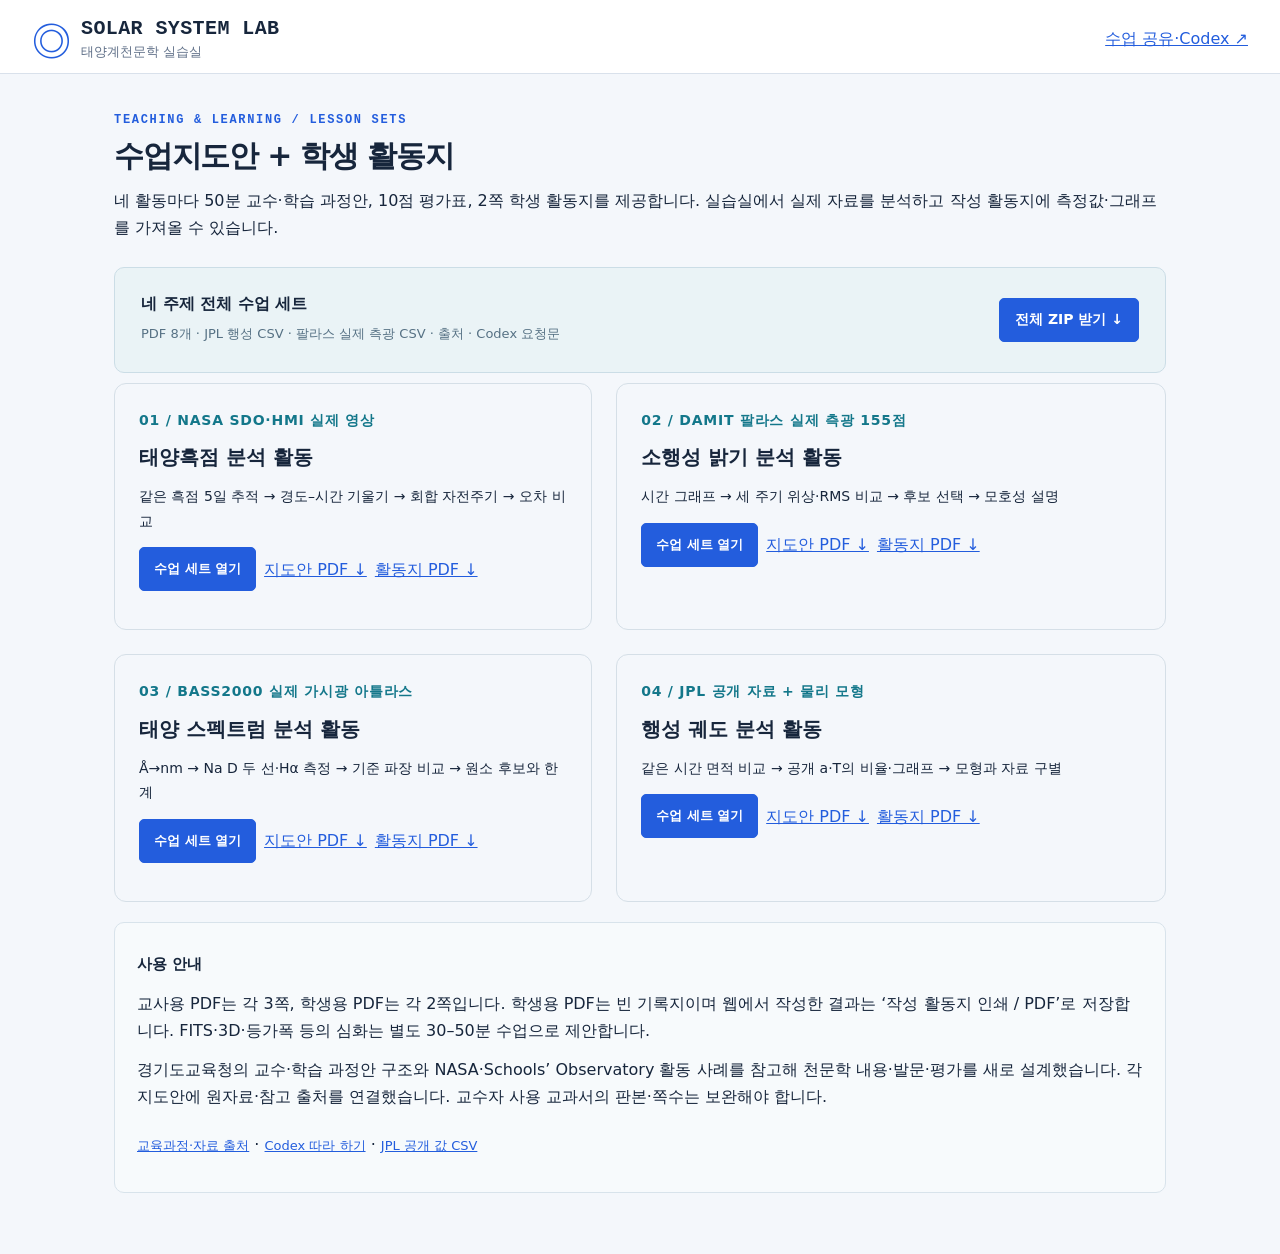
<file: docs/lessons/index.html>
<!doctype html>
<html lang="ko"><head><meta charset="utf-8"><meta name="viewport" content="width=device-width,initial-scale=1"><title>수업지도안·학생 활동지 | Solar System Lab</title><link rel="stylesheet" href="../portal.css"><link rel="stylesheet" href="../lessons.css"></head>
<body><header class="site-head"><div class="mast"><a class="logo" href="../#home"><span class="logo-symbol">◎</span><span><b>SOLAR SYSTEM LAB</b><small>태양계천문학 실습실</small></span></a><a href="../class/">수업 공유·Codex ↗</a></div></header>
<main style="max-width:1100px;margin:auto;padding:40px 24px"><p class="eyebrow">TEACHING & LEARNING / LESSON SETS</p><h1>수업지도안 + 학생 활동지</h1><p>네 활동마다 50분 교수·학습 과정안, 10점 평가표, 2쪽 학생 활동지를 제공합니다. 실습실에서 실제 자료를 분석하고 작성 활동지에 측정값·그래프를 가져올 수 있습니다.</p><div class="lesson-bundle-banner"><div><strong>네 주제 전체 수업 세트</strong><p>PDF 8개 · JPL 행성 CSV · 팔라스 실제 측광 CSV · 출처 · Codex 요청문</p></div><a class="button" href="downloads/solar-system-lesson-sets.zip" download>전체 ZIP 받기 ↓</a></div>
<div class="lesson-intro-grid">
<article><p class="lesson-kicker">01 / NASA SDO·HMI 실제 영상</p><h2>태양흑점 분석 활동</h2><p>같은 흑점 5일 추적 → 경도–시간 기울기 → 회합 자전주기 → 오차 비교</p><div class="lesson-action-row"><a class="button" href="../#sunspot">수업 세트 열기</a><a href="downloads/sunspot-teacher.pdf" download>지도안 PDF ↓</a><a href="downloads/sunspot-student.pdf" download>활동지 PDF ↓</a></div></article>
<article><p class="lesson-kicker">02 / DAMIT 팔라스 실제 측광 155점</p><h2>소행성 밝기 분석 활동</h2><p>시간 그래프 → 세 주기 위상·RMS 비교 → 후보 선택 → 모호성 설명</p><div class="lesson-action-row"><a class="button" href="../#asteroid">수업 세트 열기</a><a href="downloads/asteroid-teacher.pdf" download>지도안 PDF ↓</a><a href="downloads/asteroid-student.pdf" download>활동지 PDF ↓</a></div></article>
<article><p class="lesson-kicker">03 / BASS2000 실제 가시광 아틀라스</p><h2>태양 스펙트럼 분석 활동</h2><p>Å→nm → Na D 두 선·Hα 측정 → 기준 파장 비교 → 원소 후보와 한계</p><div class="lesson-action-row"><a class="button" href="../#spectrum">수업 세트 열기</a><a href="downloads/spectrum-teacher.pdf" download>지도안 PDF ↓</a><a href="downloads/spectrum-student.pdf" download>활동지 PDF ↓</a></div></article>
<article><p class="lesson-kicker">04 / JPL 공개 자료 + 물리 모형</p><h2>행성 궤도 분석 활동</h2><p>같은 시간 면적 비교 → 공개 a·T의 비율·그래프 → 모형과 자료 구별</p><div class="lesson-action-row"><a class="button" href="../#kepler">수업 세트 열기</a><a href="downloads/kepler-teacher.pdf" download>지도안 PDF ↓</a><a href="downloads/kepler-student.pdf" download>활동지 PDF ↓</a></div></article>
</div><div class="lesson-source"><h3>사용 안내</h3><p>교사용 PDF는 각 3쪽, 학생용 PDF는 각 2쪽입니다. 학생용 PDF는 빈 기록지이며 웹에서 작성한 결과는 ‘작성 활동지 인쇄 / PDF’로 저장합니다. FITS·3D·등가폭 등의 심화는 별도 30–50분 수업으로 제안합니다.</p><p>경기도교육청의 교수·학습 과정안 구조와 NASA·Schools’ Observatory 활동 사례를 참고해 천문학 내용·발문·평가를 새로 설계했습니다. 각 지도안에 원자료·참고 출처를 연결했습니다. 교수자 사용 교과서의 판본·쪽수는 보완해야 합니다.</p><p><a href="../#curriculum">교육과정·자료 출처</a> · <a href="../class/">Codex 따라 하기</a> · <a href="downloads/JPL-inner-planets.csv" download>JPL 공개 값 CSV</a></p></div></main></body></html>
</file>
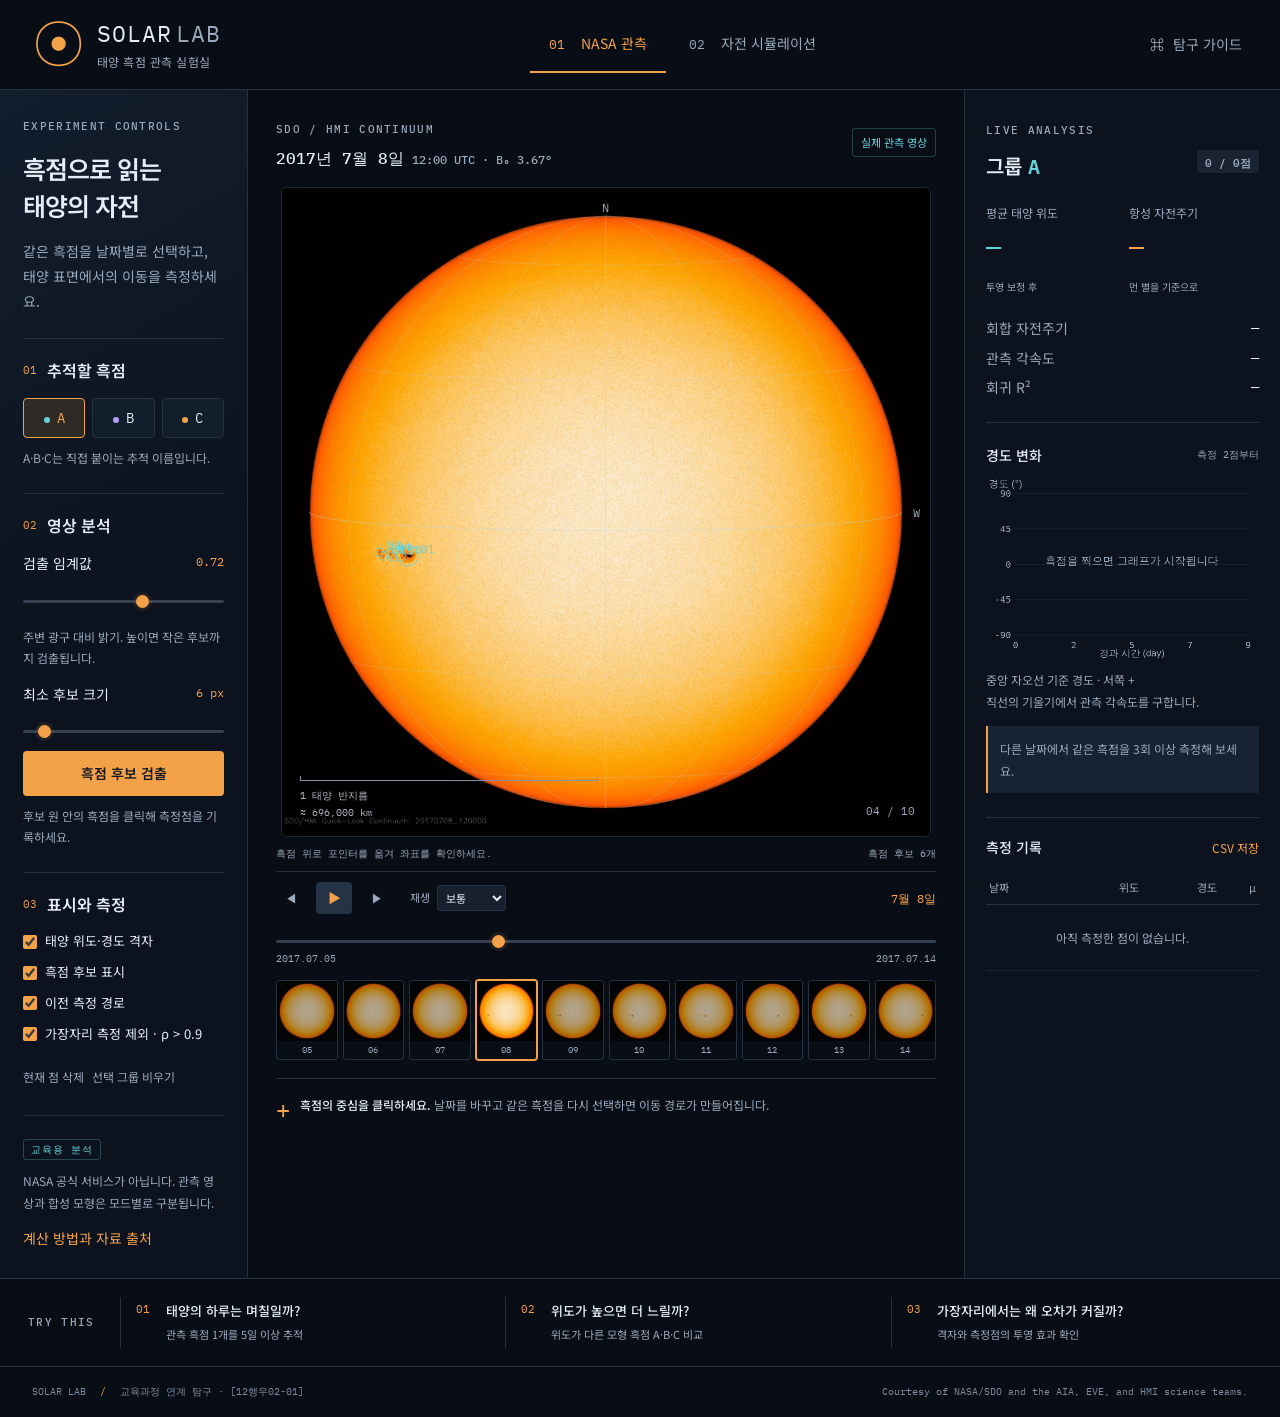
<file: docs/sunspot.html>
<!doctype html>
<html lang="ko">
<head>
  <meta charset="utf-8"><meta name="viewport" content="width=device-width,initial-scale=1">
  <title>Solar Lab | 태양 흑점 관측 실험실</title>
  <meta name="description" content="NASA/SDO 영상에서 흑점을 검출하고 이동을 측정해 태양의 자전과 차등 자전을 탐구하세요.">
  <link rel="icon" type="image/svg+xml" href="data:image/svg+xml,%3Csvg xmlns='http://www.w3.org/2000/svg' viewBox='0 0 32 32'%3E%3Ccircle cx='16' cy='16' r='12' fill='%23f49a38'/%3E%3Ccircle cx='20' cy='12' r='3' fill='%23121b29'/%3E%3C/svg%3E">
  <link rel="stylesheet" href="style.css">
  <script defer src="data.js"></script><script defer src="physics.js"></script><script defer src="app.js"></script>
</head>
<body>
  <header class="masthead">
    <a class="brand" href="sunspot.html" aria-label="흑점 도구 초기화"><span class="brand-mark" aria-hidden="true">☉</span><span>SOLAR<span class="brand-light">LAB</span><small>태양 흑점 관측 실험실</small></span></a>
    <nav class="mode-tabs" aria-label="실험 모드"><button id="observationTab" class="active" aria-pressed="true">01 <span>NASA 관측</span></button><button id="modelTab" aria-pressed="false">02 <span>자전 시뮬레이션</span></button></nav>
    <button id="guideOpen" class="plain-button guide-button"><span aria-hidden="true">⌘</span> 탐구 가이드</button>
  </header>
  <main>
    <div class="workspace">
      <aside class="control-rail">
        <p class="eyebrow">EXPERIMENT CONTROLS</p>
        <h1>흑점으로 읽는<br>태양의 자전</h1>
        <p class="rail-intro" id="railIntro">같은 흑점을 날짜별로 선택하고, 태양 표면에서의 이동을 측정하세요.</p>
        <section class="control-section"><div class="section-label"><span class="number">01</span><h2>추적할 흑점</h2></div>
          <div class="track-buttons" role="group" aria-label="추적 그룹"><button data-track="A" class="selected" aria-pressed="true"><span class="swatch a"></span>A</button><button data-track="B" aria-pressed="false"><span class="swatch b"></span>B</button><button data-track="C" aria-pressed="false"><span class="swatch c"></span>C</button></div>
          <p class="help">A·B·C는 직접 붙이는 추적 이름입니다.</p>
        </section>
        <section id="observationControls" class="control-section"><div class="section-label"><span class="number">02</span><h2>영상 분석</h2></div>
          <label class="range-label" for="threshold">검출 임계값 <output id="thresholdValue">0.72</output></label><input id="threshold" type="range" min="0.45" max="0.9" step="0.01" value="0.72">
          <p class="help">주변 광구 대비 밝기. 높이면 작은 후보까지 검출됩니다.</p>
          <label class="range-label" for="minArea">최소 후보 크기 <output id="minAreaValue">6 px</output></label><input id="minArea" type="range" min="3" max="40" step="1" value="6">
          <button id="detectButton" class="action-button full">흑점 후보 검출</button>
          <p class="help">후보 원 안의 흑점을 클릭해 측정점을 기록하세요.</p>
        </section>
        <section id="modelControls" class="control-section" hidden><div class="section-label"><span class="number">02</span><h2>물리 모형</h2></div>
          <label for="rotationLaw" class="field-label">자전 방식</label><select id="rotationLaw"><option value="differential">차등 자전 · Howard</option><option value="rigid">강체 자전 · Carrington</option></select>
          <label class="range-label" for="latitude">선택 흑점의 위도 <output id="latitudeValue">18°</output></label><input id="latitude" type="range" min="-65" max="65" step="1" value="18">
          <label class="range-label" for="tilt">태양 북극의 기울기 B₀ <output id="tiltValue">0°</output></label><input id="tilt" type="range" min="-7.25" max="7.25" step="0.25" value="0">
          <button id="exampleButton" class="action-button full">모형 예시 측정 채우기</button><p class="help">합성 흑점 위치에 작은 측정 오차를 더한 예시입니다.</p>
        </section>
        <section class="control-section"><div class="section-label"><span class="number">03</span><h2>표시와 측정</h2></div>
          <label class="check"><input id="showGrid" type="checkbox" checked><span>태양 위도·경도 격자</span></label>
          <label class="check"><input id="showCandidates" type="checkbox" checked><span>흑점 후보 표시</span></label>
          <label class="check"><input id="showTrail" type="checkbox" checked><span>이전 측정 경로</span></label>
          <label class="check"><input id="limbFilter" type="checkbox" checked><span>가장자리 측정 제외 · ρ &gt; 0.9</span></label>
          <div class="button-pair"><button id="undoButton" class="quiet-button">현재 점 삭제</button><button id="clearButton" class="quiet-button">선택 그룹 비우기</button></div>
        </section>
        <div class="source-note"><span class="source-tag">교육용 분석</span><p>NASA 공식 서비스가 아닙니다. 관측 영상과 합성 모형은 모드별로 구분됩니다.</p><button id="methodOpen" class="text-button">계산 방법과 자료 출처</button></div>
      </aside>
      <section class="observation-stage" aria-label="태양 관측 화면">
        <div class="stage-top"><div><span class="eyebrow" id="instrumentLabel">SDO / HMI CONTINUUM</span><div class="stage-title" id="stageTitle">2017년 7월 8일 <span>12:00 UTC</span></div></div><span class="data-badge" id="dataBadge">실제 관측 영상</span></div>
        <div class="viewer" id="viewer">
          <canvas id="sunCanvas" width="1024" height="1024" aria-label="태양 영상. 흑점을 클릭하면 현재 날짜의 위치가 기록됩니다." role="img"></canvas>
          <div id="magnifier" class="magnifier" hidden><canvas id="zoomCanvas" width="240" height="240" aria-label="포인터 주변 흑점 확대 영상" role="img"></canvas><span>흑점 확대</span></div>
          <div class="viewer-scale"><span>1 태양 반지름</span><span>≈ 696,000 km</span></div>
          <div class="orientation north">N</div><div class="orientation west">W</div>
          <div class="frame-counter" id="frameCounter">04 / 10</div>
          <div class="loading-note" id="loadingNote" role="status">관측 영상 준비 중</div>
        </div>
        <div class="readout"><span id="pointerReadout">흑점 위로 포인터를 옮겨 좌표를 확인하세요.</span><span id="detectReadout">후보 검출 대기</span></div>
        <div class="time-deck"><div class="playback"><button id="prevButton" class="icon-button" aria-label="이전 날짜">◀</button><button id="playButton" class="play-button" aria-label="날짜 재생">▶</button><button id="nextButton" class="icon-button" aria-label="다음 날짜">▶</button><label class="speed-label" for="playSpeed">재생<select id="playSpeed"><option value="1400">느리게</option><option value="800" selected>보통</option><option value="400">빠르게</option></select></label><span id="timeLabel" class="time-label">7월 8일</span></div>
          <label class="sr-only" for="timeline">관측 날짜</label><input id="timeline" type="range" min="0" max="9" step="1" value="3"><div class="time-extents"><span id="timeStart">2017.07.05</span><span id="timeEnd">2017.07.14</span></div>
          <div class="filmstrip" id="filmstrip" aria-label="날짜 선택"></div>
        </div>
        <div class="measurement-prompt"><span class="prompt-number">+</span><p id="clickInstruction"><strong>흑점의 중심을 클릭하세요.</strong> 날짜를 바꾸고 같은 흑점을 다시 선택하면 이동 경로가 만들어집니다.</p></div>
      </section>
      <aside class="analysis-rail" aria-label="측정 분석 결과">
        <div class="analysis-heading"><span class="eyebrow">LIVE ANALYSIS</span><h2>그룹 <span id="analysisTrack">A</span> <span class="small-chip" id="pointCount">0점</span></h2></div>
        <div class="metric-grid"><div class="metric"><span>평균 태양 위도</span><strong id="meanLatitude">—</strong><small>투영 보정 후</small></div><div class="metric"><span>항성 자전주기</span><strong id="siderealPeriod">—</strong><small>먼 별을 기준으로</small></div></div>
        <div class="secondary-metrics"><div><span>회합 자전주기</span><b id="synodicPeriod">—</b></div><div><span>관측 각속도</span><b id="angularSpeed">—</b></div><div><span>회귀 R²</span><b id="fitQuality">—</b></div></div>
        <section class="plot-section"><div class="plot-heading"><h3>경도 변화</h3><span id="fitBadge">측정 2점부터</span></div><canvas id="longitudePlot" width="600" height="400" aria-label="시간에 따른 태양 흑점 경도와 선형 회귀 그래프" role="img"></canvas><p class="help">중앙 자오선 기준 경도 · 서쪽 +<br>직선의 기울기에서 관측 각속도를 구합니다.</p></section>
        <div class="analysis-insight" id="analysisInsight" aria-live="polite">다른 날짜에서 같은 흑점을 3회 이상 측정해 보세요.</div>
        <div id="areaReadout" class="area-readout" hidden></div>
        <section class="records"><div class="plot-heading"><h3>측정 기록</h3><button id="exportButton" class="text-button">CSV 저장</button></div><div class="table-wrap"><table><thead><tr><th>날짜</th><th>위도</th><th>경도</th><th>μ</th></tr></thead><tbody id="measurementRows"><tr><td colspan="4" class="empty-cell">아직 측정한 점이 없습니다.</td></tr></tbody></table></div></section>
        <section id="modelComparison" class="plot-section" hidden><div class="plot-heading"><h3>위도에 따른 자전</h3><span>항성 기준</span></div><canvas id="rotationPlot" width="600" height="320" aria-label="위도에 따른 모형 자전주기 그래프" role="img"></canvas></section>
      </aside>
    </div>
    <section class="mission-strip"><span class="eyebrow">TRY THIS</span><button data-mission="rotation"><span>01</span><strong>태양의 하루는 며칠일까?</strong><small>관측 흑점 1개를 5일 이상 추적</small></button><button data-mission="differential"><span>02</span><strong>위도가 높으면 더 느릴까?</strong><small>위도가 다른 모형 흑점 A·B·C 비교</small></button><button data-mission="projection"><span>03</span><strong>가장자리에서는 왜 오차가 커질까?</strong><small>격자와 측정점의 투영 효과 확인</small></button></section>
  </main>
  <footer><span>SOLAR LAB <span class="footer-divider">/</span> 교육과정 연계 탐구 · [12행우02-01]</span><span>Courtesy of NASA/SDO and the AIA, EVE, and HMI science teams.</span></footer>
  <dialog id="guideDialog"><div class="dialog-heading"><span class="eyebrow">FIELD GUIDE</span><button class="dialog-close icon-button" aria-label="가이드 닫기">×</button></div><h2>흑점으로 태양의 자전을 측정하기</h2><ol class="guide-steps"><li><strong>추적할 흑점을 고르세요.</strong><p>NASA 관측에서 ‘흑점 후보 검출’을 누르세요. 그룹 A를 선택하고, 주변 무늬가 뚜렷한 흑점의 중심을 클릭합니다.</p></li><li><strong>날짜를 바꾸고 같은 흑점을 찾으세요.</strong><p>최소 3일, 가능하면 5일 이상 측정하세요. 날짜마다 같은 흑점의 같은 부분을 찍어야 합니다. 한 그룹에는 날짜별로 한 점이 저장됩니다.</p></li><li><strong>그래프의 기울기를 읽으세요.</strong><p>앱은 화면 좌표를 태양 표면의 위도·경도로 보정합니다. 경도와 시간의 회귀 기울기 ω에서 회합주기 360/ω를 구합니다.</p></li><li><strong>관측과 모형을 비교하세요.</strong><p>자전 시뮬레이션에서 A·B·C의 위도를 다르게 설정하세요. 모형 예시를 채우고 각 그룹의 항성 자전주기를 비교해 차등 자전을 설명합니다.</p></li></ol><div class="guide-question"><b>탐구 질문</b><p>측정한 위도는 날짜마다 비슷한가요? 위도가 크게 변한다면 다른 흑점을 찍었거나 위치를 잘못 잡았을 수 있습니다. 가장자리 점을 제외하면 자전주기와 R²가 어떻게 달라지나요?</p></div></dialog>
  <dialog id="methodDialog"><div class="dialog-heading"><span class="eyebrow">METHOD & SOURCES</span><button class="dialog-close icon-button" aria-label="계산 방법 닫기">×</button></div><h2>측정값이 만들어지는 방법</h2><h3>실제 관측</h3><p>2017년 7월 5–14일, 약 12:00 UTC의 NASA/SDO HMI 1024 px 색상 강도 영상입니다. 원본 영상은 앱에 포함되어 인터넷 없이도 표시됩니다. 후보는 영상의 고리별 밝기 중앙값으로 주변 감광을 줄인 뒤, 임계값보다 어두운 연결된 화소를 찾습니다. 이 개수는 국제 흑점수가 아닙니다.</p><h3>좌표 보정</h3><p>태양 중심과 반지름을 영상에서 추정하고 태양 북쪽이 위라는 가정으로 직교 투영을 역변환합니다. 태양 중심 위도 B₀는 날짜별 지구 관측자 근사값을 씁니다. NASA 둘러보기 JPG 기반 교육용 추정이며, 정밀 연구에는 FITS의 WCS와 관측자 정보를 사용해야 합니다.</p><pre>x = (화소 x − 중심 x) / R
y = (중심 y − 화소 y) / R
z = √(1 − x² − y²)
위도 = asin(y cos B₀ + z sin B₀)
경도 = atan2(x, z cos B₀ − y sin B₀)</pre><h3>자전주기</h3><p>회귀 각속도는 지구에서 보이는 회합 각속도입니다. 지구의 평균 공전 속도 360/365.256°/day를 더하면 항성 각속도의 근사값을 얻습니다. 같은 흑점의 추적과 단조 증가 경도가 필요하며, 가장자리 ρ &gt; 0.9 측정은 기본으로 회귀에서 제외합니다.</p><pre>P회합 = 360 / ω관측
P항성 = 360 / (ω관측 + 360/365.256)</pre><h3>자전 시뮬레이션</h3><p>Howard 모형: ω = 2.894 − 0.428 sin²φ − 0.370 sin⁴φ [μrad/s]. deg/day 변환 후 지구 공전 속도를 뺀 값으로 흑점을 움직입니다. 강체 모형은 14.1844°/day입니다. 흑점 밝기·크기·수명은 단순화했으며 모형 예시는 실제 측정이 아닙니다.</p><p class="source-links"><a href="https://sdo.gsfc.nasa.gov/data/dataaccess.php" target="_blank" rel="noreferrer">NASA SDO 자료</a><a href="https://sdo.gsfc.nasa.gov/data/rules.php" target="_blank" rel="noreferrer">SDO 자료 이용 기준</a><a href="https://docs.sunpy.org/en/stable/generated/api/sunpy.sun.models.differential_rotation.html" target="_blank" rel="noreferrer">SunPy 자전 모형</a></p></dialog>
  <div id="toast" class="toast" role="status" aria-live="polite" hidden></div>
</body>
</html>
</file>
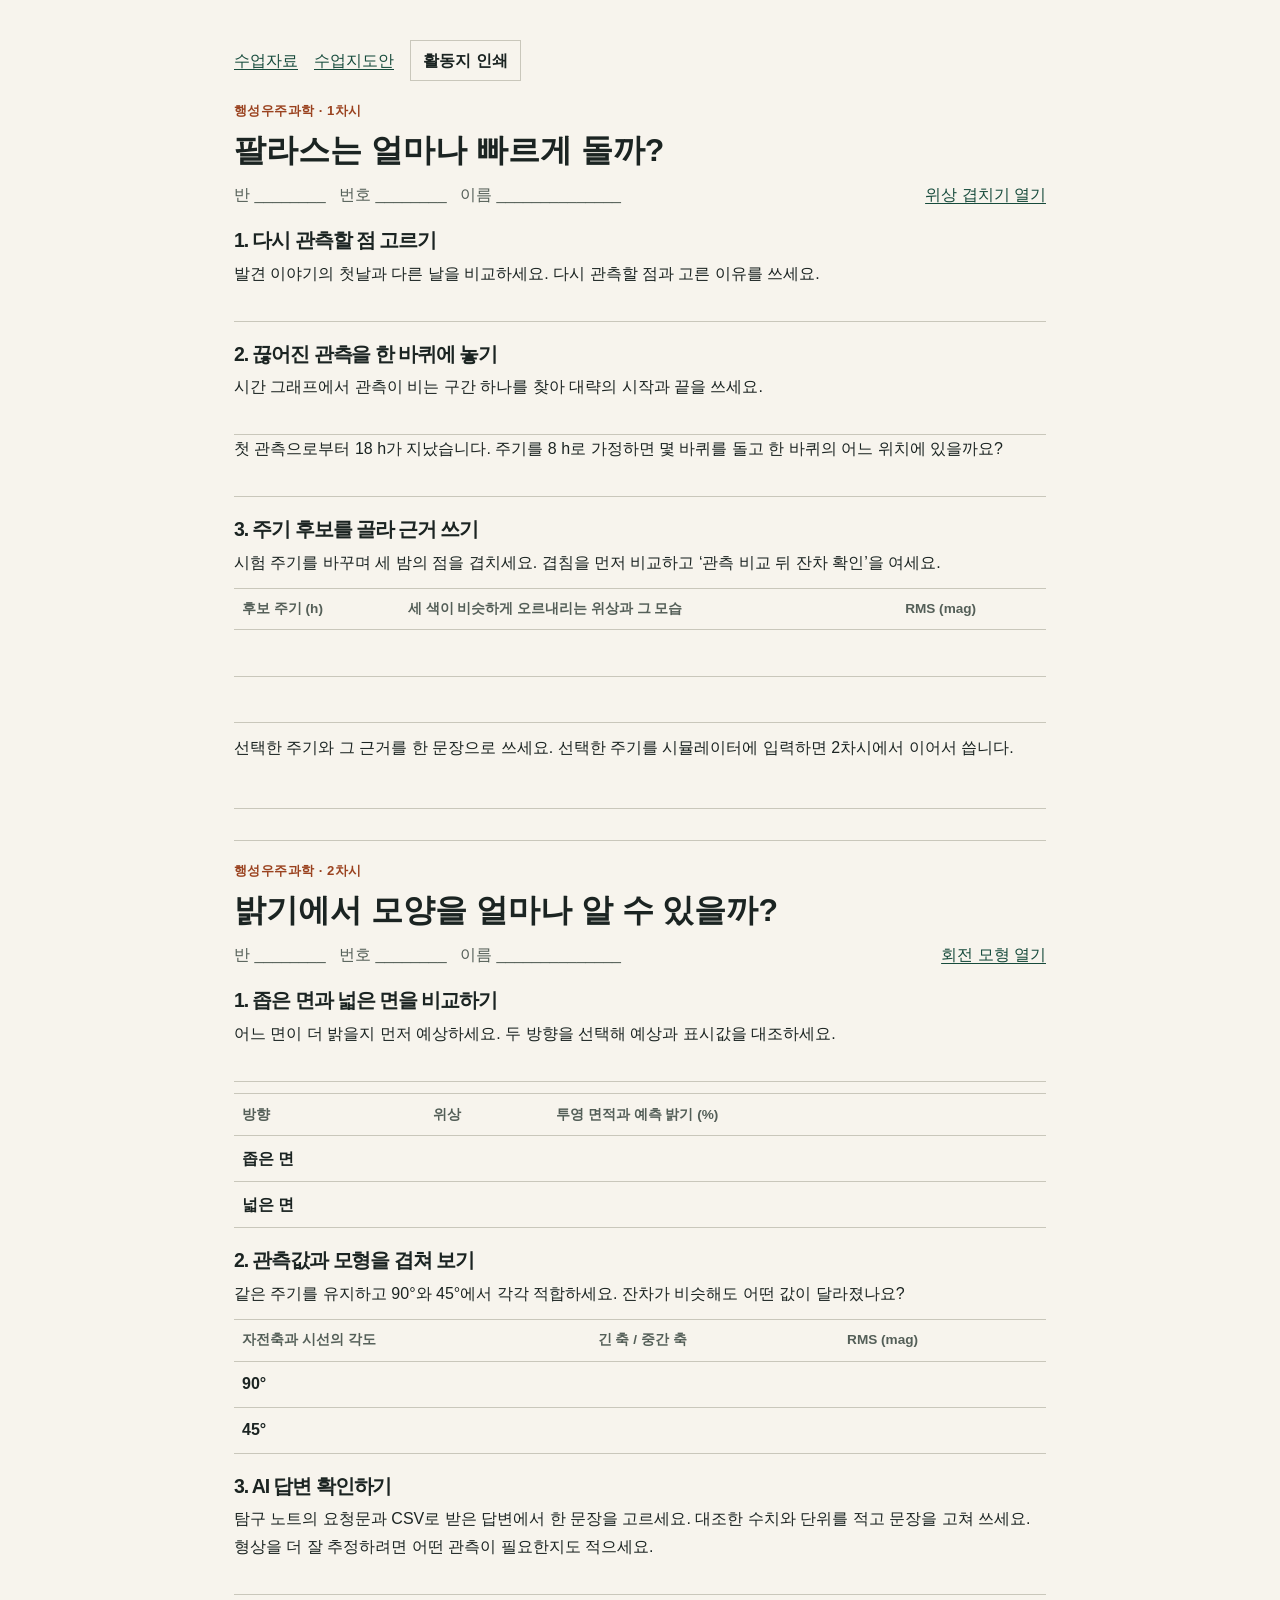
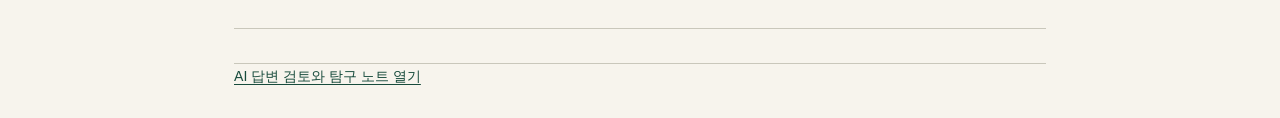
<file: docs/asteroid-lab/worksheet.html>
<!doctype html>
<html lang="ko">
<head>
<meta charset="utf-8">
<meta name="viewport" content="width=device-width,initial-scale=1">
<title>팔라스 탐구 활동지</title>
<link rel="stylesheet" href="lab.css?v=4">
</head>
<body>
<main class="shell worksheet">
<div class="links screen-only"><a href="./#materials">수업자료</a><a href="./#lesson">수업지도안</a><button type="button" id="print">활동지 인쇄</button></div>
<article class="worksheet-sheet" id="first">
  <p class="kicker">행성우주과학 · 1차시</p>
  <h1>팔라스는 얼마나 빠르게 돌까?</h1>
  <div class="worksheet-meta"><p>반 ________ &nbsp; 번호 ________ &nbsp; 이름 ______________</p><a class="screen-only" href="./#period">위상 겹치기 열기</a></div>
  <h2>1. 다시 관측할 점 고르기</h2>
  <p>발견 이야기의 첫날과 다른 날을 비교하세요. 다시 관측할 점과 고른 이유를 쓰세요.</p><span class="fill"></span>
  <h2>2. 끊어진 관측을 한 바퀴에 놓기</h2>
  <p>시간 그래프에서 관측이 비는 구간 하나를 찾아 대략의 시작과 끝을 쓰세요.</p><span class="fill"></span>
  <p>첫 관측으로부터 18 h가 지났습니다. 주기를 8 h로 가정하면 몇 바퀴를 돌고 한 바퀴의 어느 위치에 있을까요?</p><span class="fill"></span>
  <h2>3. 주기 후보를 골라 근거 쓰기</h2>
  <p>시험 주기를 바꾸며 세 밤의 점을 겹치세요. 겹침을 먼저 비교하고 ‘관측 비교 뒤 잔차 확인’을 여세요.</p>
  <table><thead><tr><th>후보 주기 (h)</th><th>세 색이 비슷하게 오르내리는 위상과 그 모습</th><th>RMS (mag)</th></tr></thead><tbody><tr><td>&nbsp;</td><td></td><td></td></tr><tr><td>&nbsp;</td><td></td><td></td></tr></tbody></table>
  <p>선택한 주기와 그 근거를 한 문장으로 쓰세요. 선택한 주기를 시뮬레이터에 입력하면 2차시에서 이어서 씁니다.</p><span class="fill long"></span>
</article>
<article class="worksheet-sheet" id="second">
  <p class="kicker">행성우주과학 · 2차시</p>
  <h1>밝기에서 모양을 얼마나 알 수 있을까?</h1>
  <div class="worksheet-meta"><p>반 ________ &nbsp; 번호 ________ &nbsp; 이름 ______________</p><a class="screen-only" href="./#shape">회전 모형 열기</a></div>
  <h2>1. 좁은 면과 넓은 면을 비교하기</h2>
  <p>어느 면이 더 밝을지 먼저 예상하세요. 두 방향을 선택해 예상과 표시값을 대조하세요.</p><span class="fill"></span>
  <table><thead><tr><th>방향</th><th>위상</th><th>투영 면적과 예측 밝기 (%)</th></tr></thead><tbody><tr><th scope="row">좁은 면</th><td>&nbsp;</td><td></td></tr><tr><th scope="row">넓은 면</th><td>&nbsp;</td><td></td></tr></tbody></table>
  <h2>2. 관측값과 모형을 겹쳐 보기</h2>
  <p>같은 주기를 유지하고 90°와 45°에서 각각 적합하세요. 잔차가 비슷해도 어떤 값이 달라졌나요?</p>
  <table><thead><tr><th>자전축과 시선의 각도</th><th>긴 축 / 중간 축</th><th>RMS (mag)</th></tr></thead><tbody><tr><th scope="row">90°</th><td>&nbsp;</td><td></td></tr><tr><th scope="row">45°</th><td>&nbsp;</td><td></td></tr></tbody></table>
  <h2>3. AI 답변 확인하기</h2>
  <p>탐구 노트의 요청문과 CSV로 받은 답변에서 한 문장을 고르세요. 대조한 수치와 단위를 적고 문장을 고쳐 쓰세요. 형상을 더 잘 추정하려면 어떤 관측이 필요한지도 적으세요.</p><span class="fill"></span><span class="fill"></span><span class="fill"></span>
  <p class="minor screen-only"><a href="./#ai">AI 답변 검토와 탐구 노트 열기</a></p>
</article>
</main>
<script>document.getElementById('print').onclick = () => window.print();</script>
</body>
</html>
</file>
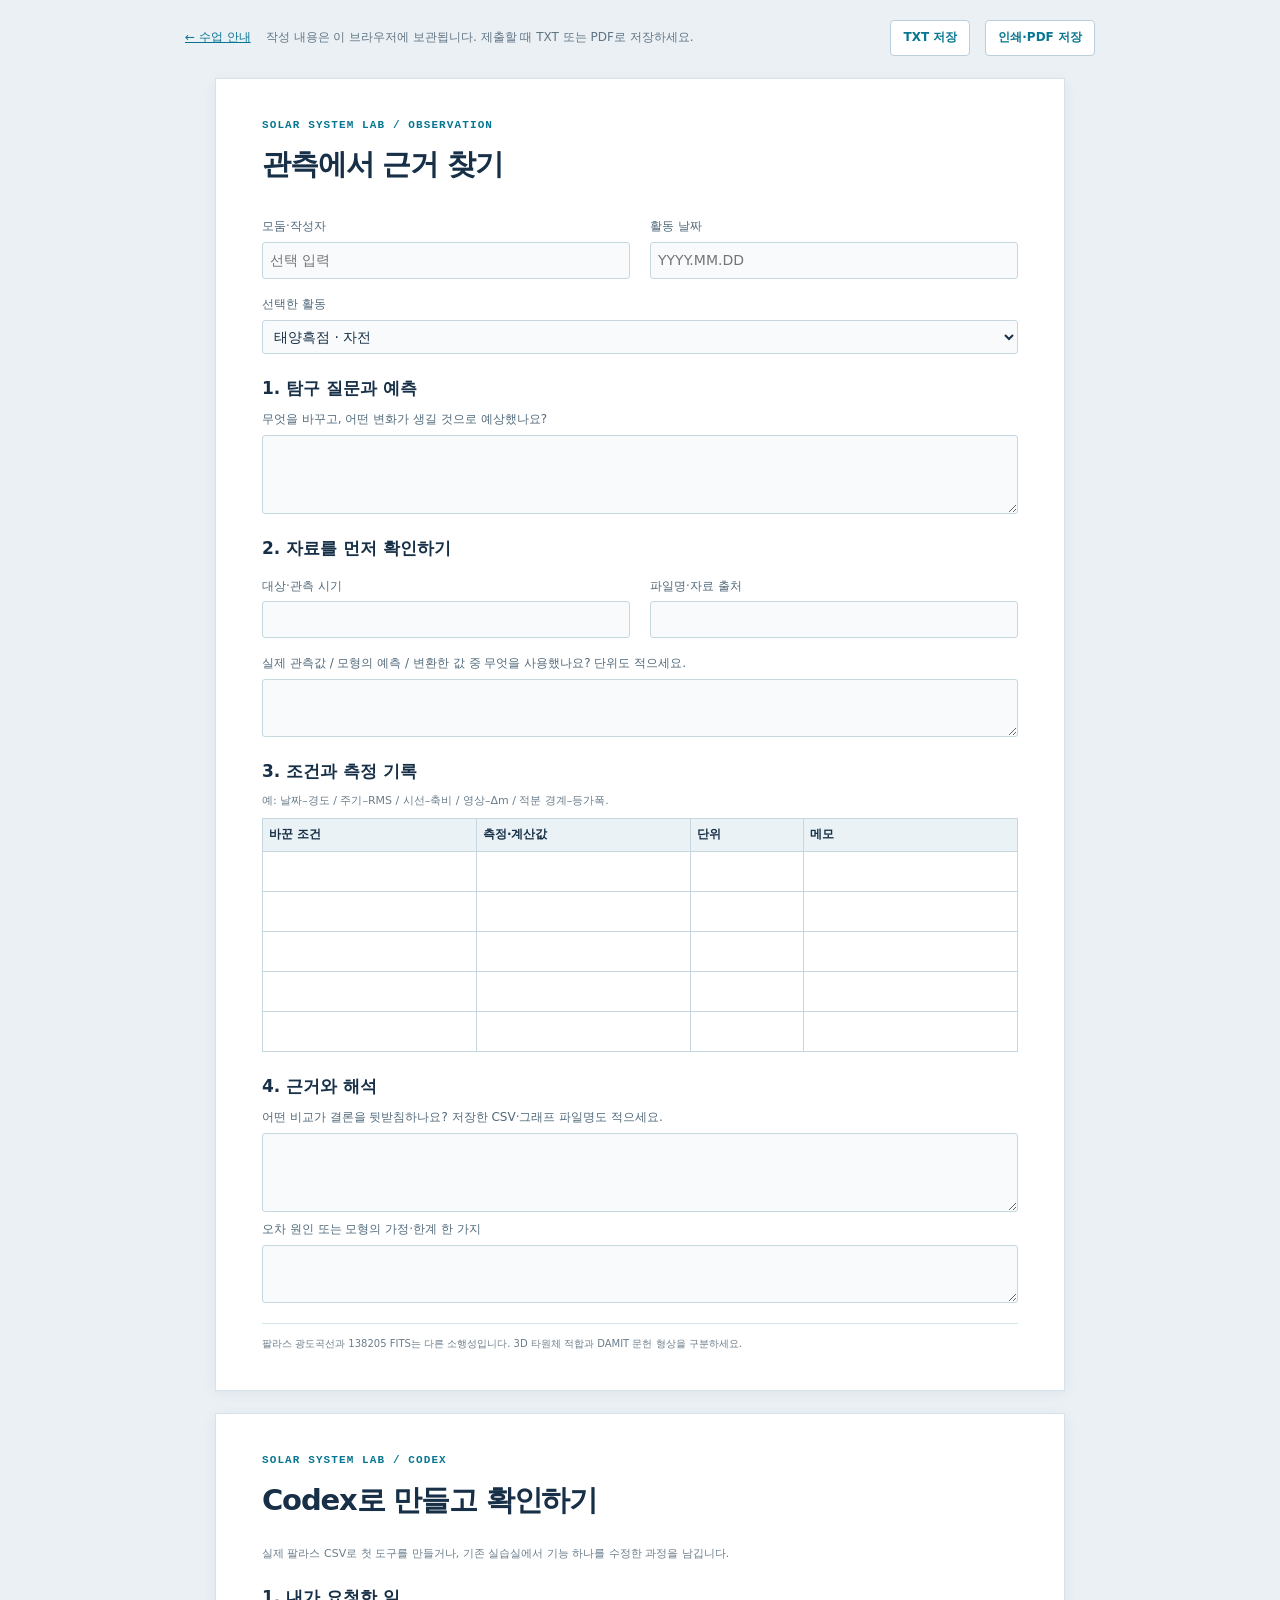
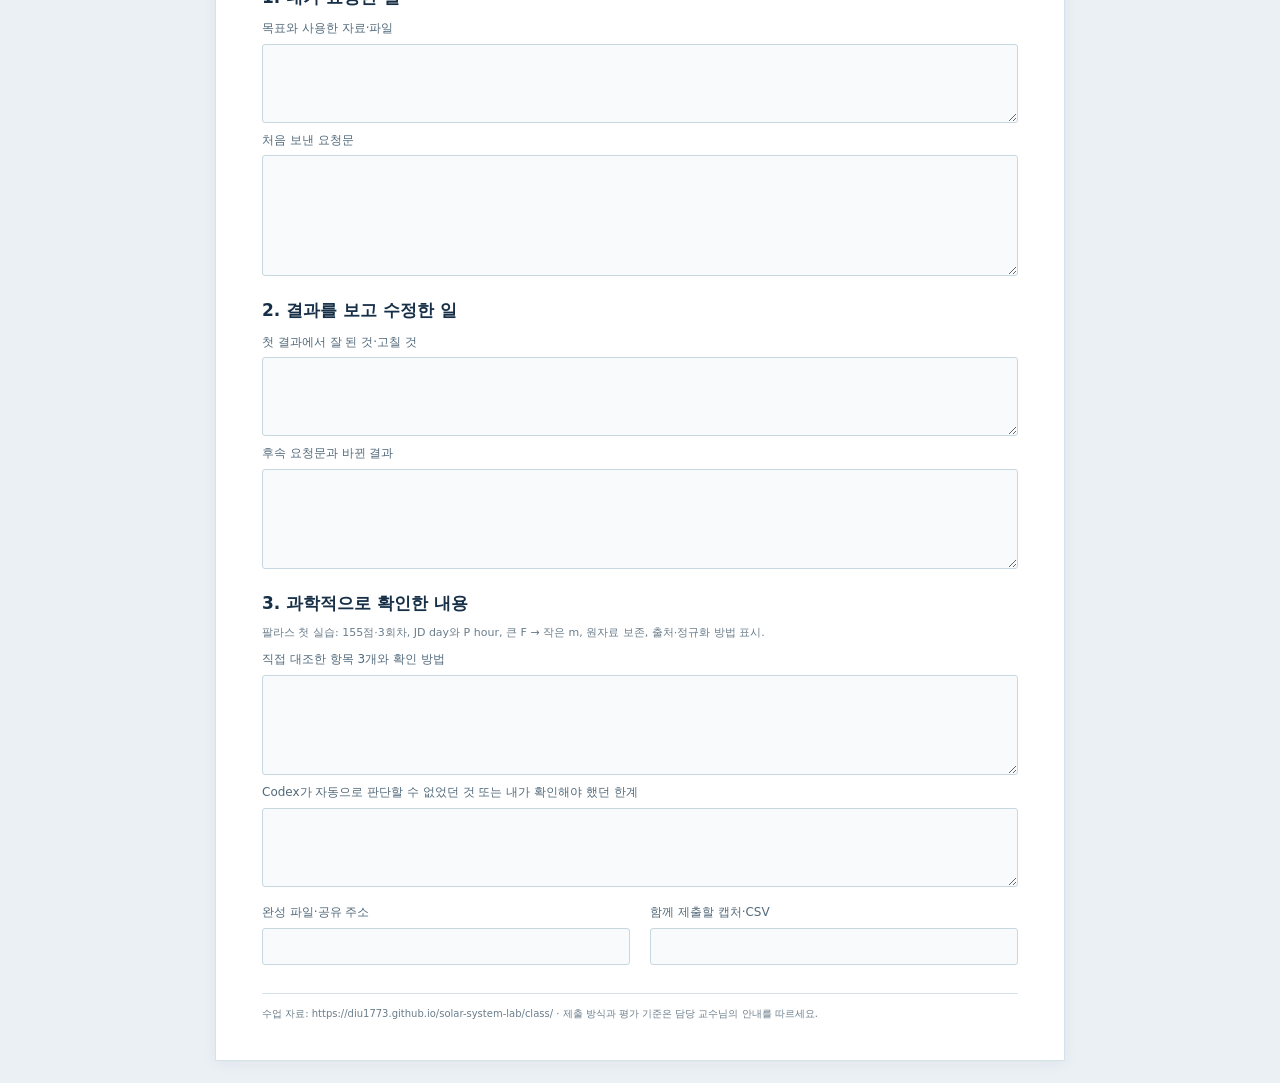
<file: docs/class/worksheet.html>
<!doctype html>
<html lang="ko"><head><meta charset="utf-8"><meta name="viewport" content="width=device-width,initial-scale=1"><title>태양계천문학 × Codex · 활동 기록지</title><link rel="stylesheet" href="worksheet.css"></head><body>
<div class="toolbar"><a href="index.html">← 수업 안내</a><span>작성 내용은 이 브라우저에 보관됩니다. 제출할 때 TXT 또는 PDF로 저장하세요.</span><button id="save">TXT 저장</button><button id="print">인쇄·PDF 저장</button></div>
<main>
<section class="sheet"><p class="eyebrow">SOLAR SYSTEM LAB / OBSERVATION</p><h1>관측에서 근거 찾기</h1><div class="identity"><label>모둠·작성자 <input data-field="작성자" placeholder="선택 입력"></label><label>활동 날짜 <input data-field="활동 날짜" placeholder="YYYY.MM.DD"></label></div><label>선택한 활동 <select data-field="선택한 활동"><option>태양흑점 · 자전</option><option>팔라스 · 광도곡선과 3D</option><option>138205 · FITS 측광</option><option>태양 스펙트럼 · 흡수선</option><option>행성 궤도 · 케플러 법칙</option></select></label>
<h2>1. 탐구 질문과 예측</h2><label>무엇을 바꾸고, 어떤 변화가 생길 것으로 예상했나요?<textarea data-field="탐구 질문과 예측" rows="3"></textarea></label>
<h2>2. 자료를 먼저 확인하기</h2><div class="identity"><label>대상·관측 시기 <input data-field="대상과 시기"></label><label>파일명·자료 출처 <input data-field="파일과 출처"></label></div><label>실제 관측값 / 모형의 예측 / 변환한 값 중 무엇을 사용했나요? 단위도 적으세요.<textarea data-field="자료 유형과 단위" rows="2"></textarea></label>
<h2>3. 조건과 측정 기록</h2><p class="hint">예: 날짜–경도 / 주기–RMS / 시선–축비 / 영상–Δm / 적분 경계–등가폭.</p><table><thead><tr><th>바꾼 조건</th><th>측정·계산값</th><th>단위</th><th>메모</th></tr></thead><tbody id="rows"></tbody></table>
<h2>4. 근거와 해석</h2><label>어떤 비교가 결론을 뒷받침하나요? 저장한 CSV·그래프 파일명도 적으세요.<textarea data-field="근거와 해석" rows="3"></textarea></label><label>오차 원인 또는 모형의 가정·한계 한 가지<textarea data-field="오차와 한계" rows="2"></textarea></label>
<p class="footnote">팔라스 광도곡선과 138205 FITS는 다른 소행성입니다. 3D 타원체 적합과 DAMIT 문헌 형상을 구분하세요.</p></section>
<section class="sheet"><p class="eyebrow">SOLAR SYSTEM LAB / CODEX</p><h1>Codex로 만들고 확인하기</h1><p class="hint">실제 팔라스 CSV로 첫 도구를 만들거나, 기존 실습실에서 기능 하나를 수정한 과정을 남깁니다.</p>
<h2>1. 내가 요청한 일</h2><label>목표와 사용한 자료·파일<textarea data-field="Codex 목표와 자료" rows="3"></textarea></label><label>처음 보낸 요청문<textarea data-field="처음 요청문" rows="5"></textarea></label>
<h2>2. 결과를 보고 수정한 일</h2><label>첫 결과에서 잘 된 것·고칠 것<textarea data-field="첫 결과와 개선" rows="3"></textarea></label><label>후속 요청문과 바뀐 결과<textarea data-field="후속 요청과 결과" rows="4"></textarea></label>
<h2>3. 과학적으로 확인한 내용</h2><p class="hint">팔라스 첫 실습: 155점·3회차, JD day와 P hour, 큰 F → 작은 m, 원자료 보존, 출처·정규화 방법 표시.</p><label>직접 대조한 항목 3개와 확인 방법<textarea data-field="과학적 확인" rows="4"></textarea></label><label>Codex가 자동으로 판단할 수 없었던 것 또는 내가 확인해야 했던 한계<textarea data-field="사람이 확인한 한계" rows="3"></textarea></label>
<div class="identity"><label>완성 파일·공유 주소 <input data-field="완성 파일 또는 주소"></label><label>함께 제출할 캡처·CSV <input data-field="제출 파일"></label></div>
<p class="footnote">수업 자료: https://diu1773.github.io/solar-system-lab/class/ · 제출 방식과 평가 기준은 담당 교수님의 안내를 따르세요.</p></section>
</main>
<script>
(() => {
  const rows = document.getElementById('rows');
  for (let i=1;i<=5;i++) {const tr=document.createElement('tr');for(const name of ['조건','값','단위','메모']) {const td=document.createElement('td');const input=document.createElement('input');input.dataset.field='기록 '+i+' '+name;input.setAttribute('aria-label',i+'행 '+name);td.append(input);tr.append(td);}rows.append(tr);}
  const fields=[...document.querySelectorAll('[data-field]')];const key='solar-system-class-worksheet-v1';
  let saved={};try {saved=JSON.parse(localStorage.getItem(key)||'{}');}catch{}
  for(const el of fields){if(saved[el.dataset.field]!==undefined)el.value=saved[el.dataset.field];el.addEventListener('input',()=>{try {localStorage.setItem(key,JSON.stringify(Object.fromEntries(fields.map(f=>[f.dataset.field,f.value]))));}catch{}});}
  document.getElementById('print').onclick=()=>window.print();
  document.getElementById('save').onclick=()=>{const text='태양계천문학 × Codex 활동 기록\n\n'+fields.map(f=>f.dataset.field+'\n'+f.value).join('\n\n');const url=URL.createObjectURL(new Blob(['\ufeff'+text],{type:'text/plain;charset=utf-8'}));const a=document.createElement('a');a.href=url;a.download='solar-system-lab-worksheet.txt';a.click();setTimeout(()=>URL.revokeObjectURL(url),5000);};
})();
</script></body></html>
</file>
<file: docs/portal.css>
:root{--ink:#17263c;--muted:#617189;--line:#d9e1eb;--paper:#f4f7fb;--blue:#235ddd;--navy:#101d32;--orange:#e89133;--mono:ui-monospace,SFMono-Regular,Consolas,monospace;--sans:'Noto Sans KR','Malgun Gothic',system-ui,sans-serif;color-scheme:light}*{box-sizing:border-box}body{margin:0;font:16px/1.7 var(--sans);color:var(--ink);background:var(--paper)}button,input,select,textarea{font:inherit}button,a,input,select{touch-action:manipulation}button{cursor:pointer}button:disabled{opacity:.45;cursor:default}a{color:var(--blue)}button:focus-visible,a:focus-visible,input:focus-visible,select:focus-visible,textarea:focus-visible{outline:3px solid #f0a43e;outline-offset:3px}[hidden]{display:none!important}.site-head{background:#fff;position:sticky;top:0;z-index:20;box-shadow:0 1px 0 var(--line)}.mast{max-width:1440px;margin:auto;display:flex;justify-content:space-between;align-items:center;padding:17px 32px 13px;gap:18px}.logo{display:flex;align-items:center;gap:12px;text-decoration:none;color:var(--ink);line-height:1.15}.logo-symbol{width:37px;height:37px;color:var(--blue);font-size:39px;font-family:serif}.logo b{font:700 20px var(--mono);letter-spacing:.02em}.logo small{display:block;font-size:13px;color:var(--muted);margin-top:5px}.head-note{font-size:14px;color:var(--muted)}.tabs{display:flex;max-width:1440px;margin:auto;padding:0 32px;gap:24px;overflow:auto}.tabs a{white-space:nowrap;color:var(--muted);padding:13px 0;text-decoration:none;border-bottom:3px solid transparent;font-weight:600;font-size:15px}.tabs a.active{color:var(--blue);border-bottom-color:var(--blue)}main{max-width:1440px;margin:auto;padding:28px 32px 40px;min-height:70vh}.page-title{display:flex;justify-content:space-between;align-items:flex-start;gap:25px;margin-bottom:22px}.eyebrow{font:600 12px var(--mono);letter-spacing:.14em;color:var(--blue);margin:0 0 8px}h1{font-size:30px;line-height:1.4;letter-spacing:-.04em;margin:0 0 10px}h2{font-size:20px;line-height:1.5;margin:0 0 12px}h3{font-size:17px;margin:0 0 9px}p{margin:0 0 12px}.intro{color:var(--muted);max-width:780px}.tag{display:inline-block;padding:4px 10px;border-radius:4px;font-size:13px;background:#eaf0fd;color:#2a55a5;white-space:nowrap}.tag.amber{background:#fff2df;color:#835319}.home-intro{display:flex;justify-content:space-between;gap:20px;align-items:center;margin:4px 0 25px}.home-intro h1{font-size:32px}.home-intro p{color:var(--muted);margin:0}.activity-grid{display:grid;grid-template-columns:repeat(2,minmax(0,1fr));gap:20px}.activity{border:1px solid var(--line);background:#fff;border-radius:10px;overflow:hidden;display:grid;grid-template-columns:185px 1fr;min-height:240px}.activity-art{background:var(--navy);position:relative;overflow:hidden;min-width:0;display:flex;align-items:center;justify-content:center}.activity-art img{width:175px;height:175px;object-fit:cover;border-radius:50%}.activity-art svg{width:100%;height:auto}.activity-content{padding:23px 24px}.activity-content h2{font-size:23px;margin:8px 0}.activity-content p{font-size:15px;color:var(--muted);min-height:52px}.meta{font-size:13px;color:var(--muted)}.button{display:inline-flex;align-items:center;justify-content:center;padding:9px 15px;border-radius:5px;border:1px solid var(--blue);color:#fff;background:var(--blue);font-weight:600;font-size:14px;text-decoration:none;min-height:40px;gap:7px}.button.secondary{background:#fff;color:var(--ink);border-color:var(--line)}.button.dark{background:#1e304c;border-color:#384b66;color:#e4edf9}.button:hover{filter:brightness(.94)}.home-flow{display:flex;gap:18px;padding:18px 22px;border:1px solid var(--line);border-radius:7px;margin-top:22px;background:#fff;align-items:center;font-size:15px}.home-flow p{margin:0;color:var(--muted)}.home-flow strong{white-space:nowrap}.experiment{display:grid;grid-template-columns:258px minmax(0,1fr) 282px;border:1px solid var(--line);background:#fff;border-radius:9px;overflow:hidden}.controls{padding:22px;border-right:1px solid var(--line)}.control-block{padding-bottom:20px;margin-bottom:20px;border-bottom:1px solid var(--line)}.control-block:last-child{border-bottom:0;margin-bottom:0;padding-bottom:0}.field{display:block;font-weight:600;font-size:14px;margin:12px 0 6px}.labelrow{display:flex;justify-content:space-between;gap:5px;align-items:center;font-size:14px;margin:16px 0 7px}.labelrow output{color:var(--blue);font-family:var(--mono);font-size:14px}.controls select{width:100%;padding:9px 8px;border:1px solid var(--line);border-radius:4px;background:#fff;color:var(--ink);font-size:14px}input[type=range]{width:100%;accent-color:var(--blue);cursor:pointer;margin:6px 0 12px}.help{font-size:13px;color:var(--muted);line-height:1.7;margin:6px 0 10px}.check{display:flex;gap:8px;align-items:start;font-size:14px;margin:8px 0}.check input{accent-color:var(--blue);margin-top:5px}.controls .button{width:100%;margin:5px 0}.stage{background:var(--navy);color:#dae6f7;min-width:0;display:flex;flex-direction:column}.stage-heading{display:flex;justify-content:space-between;align-items:center;padding:17px 22px;font:13px var(--mono);color:#a8bdd8;gap:8px}.stage-heading .tag{background:#263e5f;color:#c8dcf5}.canvas-wrap{position:relative;min-width:0;aspect-ratio:1.25;display:flex;align-items:center;justify-content:center}.canvas-wrap canvas{display:block;width:100%;height:100%;touch-action:pan-y}.stage-bar{display:flex;gap:10px;align-items:center;padding:15px 20px;border-top:1px solid #2e415e}.stage-bar span{margin-left:auto;font:14px var(--mono);color:#c8dcf5}.stage-info{padding:14px 20px;color:#a8bdd8;font-size:13px;line-height:1.65;border-top:1px solid #2e415e;margin:0}.results{padding:22px;border-left:1px solid var(--line)}.result-value{padding:13px 0;border-bottom:1px solid var(--line)}.result-value span{display:block;font-size:13px;color:var(--muted)}.result-value strong{display:block;font:600 27px/1.7 var(--mono);letter-spacing:-.04em}.result-value small{font-size:13px;color:var(--muted)}.formula{background:#f0f4fa;padding:13px;border-radius:4px;font:14px/1.8 var(--mono);margin:18px 0}.status-note{padding:12px 13px;background:#eaf0fd;border-left:3px solid var(--blue);font-size:14px;line-height:1.7;margin-top:16px}.status-note.warning{background:#fff2df;border-color:var(--orange);color:#795321}.study-row{display:grid;grid-template-columns:1.3fr 1fr;gap:20px;margin-top:20px}.study-panel{background:#fff;border:1px solid var(--line);border-radius:7px;padding:22px;min-width:0}.study-panel ol{padding-left:22px;margin:12px 0;font-size:15px}.study-panel li{padding:4px 0}.study-panel .badge-line{display:flex;gap:8px;flex-wrap:wrap;margin:10px 0}.table-scroll{overflow-x:auto}table{border-collapse:collapse;width:100%;font-size:14px;text-align:left}th{color:var(--muted);font-weight:600;background:#f4f7fb}th,td{padding:11px 10px;border-bottom:1px solid var(--line);white-space:nowrap}td .remove{border:0;background:transparent;color:#9a3752;cursor:pointer;font-size:13px}.panel-top{display:flex;justify-content:space-between;align-items:center;gap:10px;margin-bottom:10px}.panel-top h2{margin:0}.empty{color:var(--muted);font-size:14px;padding:16px 0}.notes-label{display:block;font-size:14px;font-weight:600;margin:16px 0 8px}.study-panel textarea{width:100%;min-height:90px;resize:vertical;border:1px solid var(--line);border-radius:4px;padding:12px;color:var(--ink);font-size:15px}.subchart{background:#f4f7fb;border:1px solid var(--line);border-radius:5px;padding:12px}.subchart canvas{width:100%;height:160px;display:block}.small-stats{display:grid;grid-template-columns:1fr 1fr;gap:9px;font-size:13px}.small-stats b{display:block;font:600 17px var(--mono);color:var(--ink);margin-top:4px}.curriculum-intro{max-width:900px}.curriculum-grid{display:grid;grid-template-columns:1fr 1fr;gap:20px}.curriculum-card{background:white;border:1px solid var(--line);border-top:4px solid var(--blue);border-radius:5px;padding:24px}.curriculum-card p,.curriculum-card li{font-size:15px;color:var(--muted)}.curriculum-card ul{padding-left:21px}.curriculum-card strong{color:var(--ink)}.curriculum-card h2{margin-top:12px}.curriculum-card .standard{color:var(--ink);background:#f4f7fb;padding:13px;margin:14px 0}.resource-list a{display:block;margin:10px 0;font-size:15px}.sun-intro{display:flex;justify-content:space-between;gap:20px;align-items:start;margin-bottom:18px}.sun-wrapper{border:1px solid #2b3c56;border-radius:7px;overflow:hidden;background:#090e16}.sun-wrapper iframe{display:block;width:100%;height:1170px;border:0}.footer{border-top:1px solid var(--line);padding:20px 32px;background:white;display:flex;justify-content:space-between;gap:20px;font-size:13px;color:var(--muted)}.footer a{color:var(--muted)}.line-legend{display:flex;gap:14px;flex-wrap:wrap;font-size:13px}.legend-dot{display:inline-block;width:8px;height:8px;border-radius:50%;margin-right:5px}.curriculum-link{font-size:14px;white-space:nowrap}.sr-only{position:absolute;clip:rect(0,0,0,0);width:1px;height:1px;overflow:hidden}dialog{border:1px solid var(--line);border-radius:8px;max-width:650px;padding:28px;color:var(--ink);font-size:15px}dialog::backdrop{background:#101d327a}.close-dialog{float:right;background:#fff;border:1px solid var(--line);border-radius:4px;padding:4px 12px;font-size:14px}.spectrum-plot{aspect-ratio:1.4}.line-buttons{display:flex;flex-wrap:wrap;gap:6px;margin:14px 0}.line-buttons button{background:#f0f4fa;border:1px solid var(--line);border-radius:4px;padding:6px 9px;color:var(--ink);font-size:13px}.line-buttons button.active{border-color:var(--blue);color:var(--blue);background:#eaf0fd}.spectrum-strip{height:28px;margin:0 22px 14px;border-radius:4px;position:relative;overflow:hidden;background:linear-gradient(90deg,#712dd0,#3448ef,#099cdb,#44bc64,#e7d741,#ed8e31,#cc3538)}.spectrum-strip i{position:absolute;top:0;height:100%;background:#111d2b;width:2px}.line-readout{font-size:14px;color:#a8bdd8;padding:0 22px 16px}.motion-grid{display:grid;grid-template-columns:1fr 1fr;gap:18px}.preset-buttons{display:flex;flex-wrap:wrap;gap:6px}.preset-buttons .button{font-size:13px;padding:6px 9px;min-height:34px}.toast{position:fixed;bottom:25px;left:50%;transform:translateX(-50%);background:var(--navy);color:white;border:1px solid #435978;border-radius:5px;padding:10px 20px;z-index:100;font-size:14px;max-width:90vw}.code{font-family:var(--mono)}
@media(min-width:1500px){.sun-wrapper iframe{height:1250px}}@media(max-width:1120px){.experiment{grid-template-columns:240px minmax(0,1fr)}.results{grid-column:1/-1;border-left:0;border-top:1px solid var(--line);display:grid;grid-template-columns:repeat(3,1fr);gap:0 20px}.results>h2,.results>.help,.results>.status-note,.results>.formula{grid-column:1/-1}.results .result-value{min-width:0}.results>.small-stats{grid-column:1/-1}.activity{grid-template-columns:145px 1fr}.activity-content{padding:19px}.tabs{gap:23px}.sun-wrapper iframe{height:1620px}}@media(max-width:760px){.mast{padding:15px 18px}.head-note{display:none}.tabs{padding:0 18px;gap:22px}.tabs a{font-size:14px}.logo b{font-size:18px}main{padding:23px 18px 30px}.page-title{display:block}.page-title .tag{margin:5px 0}.home-intro{display:block}.home-intro .tag{margin-top:15px}.activity-grid{grid-template-columns:1fr}.activity{grid-template-columns:130px 1fr;min-height:200px}.activity-art img{width:125px;height:125px}.activity-content h2{font-size:20px}.activity-content p{min-height:auto}.home-flow{display:block}.home-flow strong{display:block;margin-bottom:7px}.experiment{display:flex;flex-direction:column}.controls{order:2;border-right:0;border-top:1px solid var(--line);display:grid;grid-template-columns:1fr 1fr;gap:0 22px}.control-block{margin-bottom:0;padding-bottom:10px}.stage{order:1}.results{order:3;display:grid;grid-template-columns:1fr 1fr;padding:18px}.results>.result-value:last-of-type{grid-column:1/-1}.study-row,.curriculum-grid{grid-template-columns:1fr}.canvas-wrap{aspect-ratio:1.05}.spectrum-plot{aspect-ratio:1.15}.stage-heading{padding:14px 16px;font-size:12px}.stage-bar{padding:14px 16px;flex-wrap:wrap}.stage-bar .button{font-size:13px;padding:7px 12px}.stage-bar span{font-size:13px}.study-panel{padding:18px}.sun-intro{display:block}.sun-intro .button{margin-bottom:10px}.sun-wrapper iframe{height:2600px}.footer{padding:17px 18px;flex-direction:column;gap:7px}h1,.home-intro h1{font-size:27px}.result-value strong{font-size:24px}.curriculum-link{display:inline-block;margin:10px 0}.motion-grid{grid-template-columns:1fr}}
@media(max-width:400px){.activity{grid-template-columns:95px 1fr}.activity-content{padding:15px}.activity-art img{width:100px;height:100px}.controls{display:block}.control-block{padding-bottom:15px;margin-bottom:15px}.tabs{gap:18px}.study-panel{padding:16px}.stage-bar span{width:100%;margin-left:0}}@media(prefers-reduced-motion:reduce){*{scroll-behavior:auto!important}}
.canvas-wrap{aspect-ratio:1.25}.spectrum-plot{aspect-ratio:900/650}

.class-sharing-note{display:flex;justify-content:space-between;align-items:center;gap:20px;background:#eaf1fc;border:1px solid #ccdaf1;border-radius:6px;padding:18px 22px;margin:0 0 24px}.class-sharing-note strong{font-size:17px}.class-sharing-note p{font-size:13px;color:var(--muted);margin:4px 0 0}@media(max-width:760px){.class-sharing-note{align-items:flex-start;flex-direction:column;padding:17px}.class-sharing-note .button{font-size:13px}}
</file>
<file: docs/observations.css>
.activity-art canvas{display:block;width:100%;max-width:200px;height:auto}.lab-modes{display:flex;flex-wrap:wrap;gap:8px;align-items:center;margin:0 0 18px}.lab-modes button,.plot-tabs button{font-size:14px;border:1px solid var(--line);border-radius:5px;background:#fff;color:var(--muted);padding:9px 15px;min-height:40px}.lab-modes button.active{background:var(--blue);color:white;border-color:var(--blue)}.lab-modes span{font-size:14px;color:var(--muted);margin-left:8px}.plot-tabs{display:flex;flex-wrap:wrap;gap:7px;margin:0 22px 8px}.plot-tabs button{color:#a8bdd8;background:#162741;border-color:#3b4e6a;padding:7px 12px;min-height:37px}.plot-tabs button.active{color:#fff;background:#2f496e;border-color:#96b2d9}.number-input{width:100%;padding:8px 10px;border:1px solid var(--line);border-radius:4px;color:var(--ink);background:#fff;font:15px var(--mono)}.pair-buttons{display:flex;gap:8px;margin:6px 0}.observation-plot{aspect-ratio:940/610!important}.observation-experiment .stage-info{font-size:14px;min-height:48px}.observation-experiment .canvas-wrap canvas{cursor:crosshair}.observation-experiment .results .button{width:100%;margin-top:14px}.candidate-list{display:grid;grid-template-columns:repeat(2,minmax(0,1fr));gap:9px;margin-top:14px}.candidate{background:#f5f8ff;border:1px solid #d8e3f5;border-radius:5px;padding:10px 14px;text-align:left;color:var(--ink);font-size:14px}.candidate:hover{border-color:var(--blue)}.candidate strong{display:block;font:600 18px var(--mono);color:var(--blue)}.candidate span{color:var(--muted);font:13px var(--mono)}.observation-records{margin-top:20px}.data-provenance{font-size:14px;color:var(--muted);padding:22px 4px 5px;line-height:1.8}.data-provenance p{margin:8px 0}.data-provenance a{font-size:14px}.data-provenance strong{color:var(--ink)}.data-provenance a{overflow-wrap:anywhere}.observation-experiment .results .help{font-size:14px}.observation-experiment .stage-bar{flex-wrap:wrap}@media(max-width:760px){.lab-modes span{width:100%;margin:3px 0;font-size:13px}.plot-tabs{margin:0 15px 8px}.plot-tabs button{font-size:13px;padding:7px 9px}.observation-experiment .controls{display:block}.candidate-list{grid-template-columns:1fr 1fr}.observation-records .panel-top{flex-wrap:wrap}.observation-plot{min-height:240px}}@media(max-width:400px){.candidate-list{grid-template-columns:1fr}}
</file>
<file: docs/fits-shape.css>
.fits-intro,.shape-intro{margin:5px 0 18px}.fits-intro p,.shape-intro p{font-size:15px;color:var(--muted);margin:0;max-width:1000px}.fits-intro h2,.shape-intro h2{margin-bottom:7px}.fits-canvas-wrap{aspect-ratio:940/610!important}.fits-canvas-wrap canvas{cursor:crosshair}.fits-meta{font-size:14px;line-height:1.6;margin:15px 0}.fits-meta>div{padding:9px 0;border-bottom:1px solid var(--line)}.fits-meta span{display:block;color:var(--muted)}.fits-meta b{display:block;font-weight:500;overflow-wrap:anywhere}.fits-experiment .stage-info{font-size:14px}.fits-experiment .result-value strong{font-size:23px}.file-open{display:block;background:#fff;border:1px solid var(--line);border-radius:5px;padding:8px 10px;text-align:center;font-size:14px;font-weight:600;cursor:pointer;margin-top:10px}.file-open:focus-within{outline:3px solid #f0a43e}.fits-header{border:1px solid var(--line);background:white;padding:15px 20px;border-radius:6px;margin-top:18px}.fits-header summary{font-size:15px;font-weight:600;cursor:pointer}.fits-header select{font:14px var(--mono);max-width:100%;padding:8px}.fits-header pre{max-height:390px;overflow:auto;background:#101d32;color:#d0deee;padding:16px;font:13px/1.6 var(--mono);border-radius:4px}.shape-visual canvas,.shape-curve canvas{display:block;width:100%;height:auto}.shape-phase{display:flex;gap:12px;align-items:center;font-size:14px;flex:1}.shape-phase input{min-width:80px;margin:0}.shape-experiment .stage-info{font-size:14px}.shape-experiment .results .result-value strong{font-size:25px}.shape-experiment .stage{min-width:0}.shape-experiment .formula{font-size:13px;overflow-wrap:anywhere}.shape-experiment .stage-bar{flex-wrap:wrap}.shape-experiment .stage-bar span{font-size:13px}.fits-experiment .help,.shape-experiment .help{font-size:14px}.fits-header code,.data-provenance code{overflow-wrap:anywhere}.shape-curve{border-top:1px solid #30445f}@media(max-width:760px){.fits-experiment .controls,.shape-experiment .controls{display:block}.shape-phase{width:100%;flex:auto}.shape-visual canvas{min-height:190px;object-fit:contain}.shape-curve canvas{min-height:220px;object-fit:contain}.fits-canvas-wrap{min-height:240px}.fits-header{padding:15px}.fits-header pre{font-size:12px}}
</file>
<file: docs/lessons.css>
.page{scroll-margin-top:170px}
.lesson-shell{margin:0 0 24px}.lesson-subnav{display:flex;flex-wrap:wrap;gap:6px;border-bottom:1px solid #c9d5df;padding:0 0 12px;align-items:center}.lesson-subnav button,.lesson-subnav a{border:1px solid #d5dfe7;background:#fff;color:#23405c;border-radius:8px;padding:11px 16px;font:600 14px inherit;text-decoration:none;cursor:pointer}.lesson-subnav button.active{background:#174e72;color:#fff;border-color:#174e72}.lesson-subnav a{margin-left:auto;font-size:12px;padding:9px 12px;color:#166b7c}.lesson-subnav a+a{margin-left:0}.lesson-save-status{font-size:12px;color:#557085;margin:10px 0 18px;min-height:1.7em}.lesson-kicker{font-size:11px;letter-spacing:.055em;font-weight:750;color:#13778a;margin:0 0 10px}.lesson-opening{display:grid;grid-template-columns:1.35fr 1fr;gap:32px;padding:32px;background:#eaf3f6;border:1px solid #cddfe6;border-radius:14px}.lesson-opening h2{font-size:27px;line-height:1.5;margin:0 0 14px;letter-spacing:-.035em}.lesson-opening p{line-height:1.75;color:#365166}.lesson-goals{background:#fff;padding:24px;border-radius:10px}.lesson-goals h3{margin:0 0 12px;font-size:15px}.lesson-goals ol{padding-left:20px;margin:0}.lesson-goals li{margin-bottom:9px;font-size:14px;line-height:1.65}.lesson-action-row{display:flex;gap:8px;align-items:center;flex-wrap:wrap;margin:14px 0}.lesson-action-row .button{font-size:13px;padding:10px 14px}.lesson-action-row select{background:#fff;padding:9px;border:1px solid #a8bccb;border-radius:6px;color:#233e54;font:inherit;max-width:100%}.lesson-timeline{display:grid;grid-template-columns:repeat(6,1fr);margin:20px 0 28px;border:1px solid #d2dce5;border-radius:10px;overflow:hidden}.lesson-timeline div{padding:15px 12px;border-right:1px solid #d2dce5;background:#fff}.lesson-timeline div:last-child{border:0}.lesson-timeline span{display:block;font-size:12px;color:#168094;margin-bottom:5px}.lesson-timeline strong{font-size:13px;line-height:1.5}.lesson-intro-grid{display:grid;grid-template-columns:1fr 1.15fr;gap:24px}.lesson-intro-grid>article{padding:24px;border:1px solid #d5dfe7;border-radius:12px}.lesson-intro-grid h3{font-size:16px}.lesson-intro-grid p{font-size:14px;line-height:1.75}.lesson-source{background:#f7fafc;border:1px solid #d8e3eb;border-radius:10px;padding:22px;margin:20px 0}.lesson-intro-grid .lesson-source{margin:0}.lesson-source h3{font-size:15px;line-height:1.6;margin:7px 0 14px}.lesson-source dl,.lesson-overview-table dl{margin:0}.lesson-source dl>div,.lesson-overview-table dl>div{display:grid;grid-template-columns:88px 1fr;gap:12px;padding:9px 0;border-bottom:1px solid #e0e8ee;font-size:12px;line-height:1.65}.lesson-source dt{color:#526b80;font-weight:650}.lesson-source dd,.lesson-overview-table dd{margin:0}.lesson-source a{display:inline-block;margin-top:12px;font-size:13px}.lesson-paper{background:white;border:1px solid #cbd7e1;padding:32px;border-radius:10px;box-shadow:0 5px 24px #243d5810}.lesson-paper h2{font-size:24px;margin:0 0 20px}.lesson-paper h3{font-size:17px;margin:28px 0 12px}.lesson-paper h4{font-size:14px;margin:22px 0 10px}.lesson-paper p,.lesson-paper li{font-size:14px;line-height:1.8}.lesson-paper li{margin:6px 0}.lesson-overview-table{border:1px solid #b8cbd9}.lesson-overview-table dl>div{padding:0;gap:0;border-bottom:1px solid #b8cbd9;font-size:13px;grid-template-columns:120px 1fr}.lesson-overview-table dl>div:last-child{border:0}.lesson-overview-table dt{background:#edf4f8;padding:12px;font-weight:650}.lesson-overview-table dd{padding:12px;border-left:1px solid #b8cbd9}.lesson-table-scroll{overflow-x:auto;max-width:100%;margin:12px 0}.lesson-paper table,.lesson-planet-catalog table{border-collapse:collapse;width:100%;font-size:12px;line-height:1.7;color:#213c54}.lesson-paper th,.lesson-paper td,.lesson-planet-catalog th,.lesson-planet-catalog td{border:1px solid #b8cbd9;padding:11px 10px;vertical-align:top;text-align:left;white-space:normal}.lesson-paper th,.lesson-planet-catalog th{background:#eaf2f7;font-weight:700}.lesson-paper caption{font-size:12px;color:#58758a;text-align:left;padding:0 0 7px}.process-table{min-width:1080px;table-layout:fixed}.process-table th:nth-child(1){width:72px}.process-table th:nth-child(2){width:48px}.process-table th:nth-child(3){width:95px}.process-table th:nth-child(4),.process-table th:nth-child(5){width:190px}.lesson-misconceptions{display:grid;grid-template-columns:repeat(3,1fr);gap:12px}.lesson-misconceptions article{border:1px solid #d9e3e9;background:#f7fafc;padding:17px;border-radius:8px;font-size:13px;line-height:1.7}.lesson-misconceptions p{font-size:13px;margin-bottom:0}.lesson-callout{background:#eff6f8;border-left:3px solid #168094;padding:14px 18px;line-height:1.7}.lesson-references{padding-left:20px}.lesson-references li{font-size:12px;margin:8px 0}.lesson-reference-details{margin:22px 0;font-size:13px;line-height:1.7}.lesson-reference-details summary{cursor:pointer;color:#34617a}.lesson-identity{display:grid;grid-template-columns:repeat(4,1fr);gap:12px}.lesson-identity label{font-size:12px;color:#547187}.lesson-identity input{display:block;width:100%;margin-top:7px;border:1px solid #afc4d2;border-radius:5px;padding:10px;font:inherit;color:#18384e;background:white}.lesson-answer-grid{display:grid;grid-template-columns:1fr 1fr;gap:18px;margin:20px 0}.lesson-answer{display:block;font-size:13px;line-height:1.7;font-weight:600}.lesson-answer textarea{display:block;margin-top:8px;width:100%;border:1px solid #afc4d2;border-radius:6px;background:#fbfdff;color:#17384f;padding:12px;font:400 14px/1.7 system-ui,sans-serif;min-height:105px;resize:vertical}.lesson-worksheet .worksheet-table{min-width:690px}.blank-cell{height:48px}.record-note td{font-size:11px!important;color:#60798c;background:#f7fafc!important;padding:5px 10px!important}.worksheet-graph figure{margin:0}.worksheet-graph img{display:block;max-width:100%;max-height:560px;object-fit:contain;margin:auto;border-radius:6px}.worksheet-graph figcaption{font-size:11px;color:#5e7588;text-align:center;margin:8px}.graph-placeholder{border:1px dashed #a9bdcb;background:#f7fafc;border-radius:7px;min-height:200px;display:grid;place-items:center;color:#607a8d;font-size:13px;padding:20px}.lesson-analysis-toolbar{display:flex;justify-content:space-between;align-items:center;gap:15px;background:#eaf3f6;border:1px solid #cbdde6;border-radius:9px;padding:16px 20px;margin-bottom:20px;font-size:14px}.lesson-analysis-toolbar small{display:block;font-size:12px;color:#567184;margin-top:7px}.lesson-analysis-toolbar .lesson-action-row{margin:0}.lesson-line-shortcuts{display:flex;flex-wrap:wrap;align-items:center;gap:10px;font-size:13px;border:1px solid #d5dfe7;border-radius:8px;padding:14px 18px;margin-bottom:14px;background:white}.lesson-line-shortcuts button{padding:8px 12px;background:#edf5f8;border:1px solid #a8c4d4;border-radius:5px;color:#24475c;cursor:pointer;font:inherit}.lesson-line-shortcuts small{color:#617a8c;font-size:12px}.lesson-planet-catalog{border:1px solid #cbdde6;background:#fff;padding:24px;border-radius:10px;margin-bottom:24px}.lesson-planet-catalog h2{font-size:20px;margin:8px 0}.lesson-planet-catalog p{font-size:13px;line-height:1.75}.lesson-planet-grid{display:grid;grid-template-columns:1.25fr 1fr;gap:24px}.lesson-planet-grid canvas{width:100%;border-radius:8px;margin-top:13px}.lesson-bundle-banner{margin:26px 0 10px;padding:22px 26px;background:#eaf3f6;border:1px solid #cbdde6;border-radius:10px;display:flex;gap:20px;justify-content:space-between;align-items:center}.lesson-bundle-banner p{margin:5px 0;color:#567184;font-size:13px}.lesson-panel[hidden],.lesson-analysis[hidden]{display:none!important}.lesson-subnav button:focus-visible,.lesson-answer textarea:focus-visible,.lesson-identity input:focus-visible{outline:3px solid #59a6c5;outline-offset:2px}
@media(max-width:1000px){.lesson-opening{grid-template-columns:1fr;padding:24px}.lesson-intro-grid,.lesson-planet-grid{grid-template-columns:1fr}.lesson-subnav a{margin-left:0}.lesson-timeline{grid-template-columns:repeat(3,1fr)}.lesson-timeline div{border-bottom:1px solid #d2dce5}.lesson-misconceptions{grid-template-columns:1fr}.lesson-identity{grid-template-columns:1fr 1fr}.lesson-paper{padding:24px}.lesson-analysis-toolbar{align-items:flex-start;flex-direction:column}.lesson-bundle-banner{align-items:flex-start;flex-direction:column}}
@media(max-width:600px){.lesson-subnav button{padding:10px 12px;font-size:12px}.lesson-answer-grid{grid-template-columns:1fr}.lesson-opening h2{font-size:23px}.lesson-timeline{grid-template-columns:1fr 1fr}.lesson-paper{padding:18px}.lesson-overview-table dl>div{grid-template-columns:86px 1fr}.lesson-identity{grid-template-columns:1fr 1fr}}
@media print{
 @page{size:A4 portrait;margin:12mm}
 body.lesson-printing{background:white;color:#111;font-family:'Malgun Gothic',sans-serif}
 .lesson-printing .site-head,.lesson-printing .footer,.lesson-printing .page-title,.lesson-printing .lesson-subnav,.lesson-printing .lesson-save-status,.lesson-printing .no-print,.lesson-printing .lesson-analysis,.lesson-printing #toast,.lesson-printing dialog{display:none!important}
 .lesson-printing main{padding:0;margin:0;max-width:none}.lesson-printing .page{padding:0}.lesson-printing .lesson-paper{padding:0;border:0;box-shadow:none;border-radius:0}.lesson-printing .lesson-shell{margin:0}
 .lesson-printing .lesson-paper h2{font-size:19px}.lesson-printing .lesson-paper h3{font-size:14px;margin:18px 0 8px;break-after:avoid}.lesson-printing .lesson-paper p,.lesson-printing .lesson-paper li,.lesson-printing .lesson-answer{font-size:10px;line-height:1.65}
 .lesson-printing .lesson-identity input{border:0;border-bottom:1px solid #999;padding:4px 0;font-size:10px}.lesson-printing .lesson-identity{gap:10px}
 .lesson-printing .lesson-answer-grid{display:block;margin:12px 0}.lesson-printing .lesson-answer{margin:12px 0;break-inside:avoid}.lesson-printing textarea{font-family:inherit;font-size:11px;line-height:1.7;border:1px solid #aaa;background:white;padding:8px;overflow:visible;min-height:55px;resize:none}
 .lesson-printing .lesson-table-scroll{overflow:visible}.lesson-printing .worksheet-table{min-width:0!important;table-layout:fixed;font-size:9px}.lesson-printing th,.lesson-printing td{padding:5px;overflow-wrap:anywhere}.lesson-printing tr{break-inside:avoid}.lesson-printing thead{display:table-header-group}.lesson-printing .record-note td{font-size:8px!important}
 .lesson-printing .worksheet-graph{break-inside:avoid}.lesson-printing .worksheet-graph img{max-height:230px}.lesson-printing .graph-placeholder{min-height:100px;font-size:10px}.lesson-printing .lesson-callout{background:white;border:1px solid #aaa;font-size:11px}.lesson-printing .help{color:#444;font-size:9px!important}
}
</file>
<file: docs/asteroid-lab/lab.css>
:root {
  color-scheme:light; --paper:#f7f4ed; --ink:#1b2422; --mute:#545f58; --line:#c9c7bb; --accent:#9a421f; --green:#174b3c; --plot:#fffcf6;
  font-family:"Malgun Gothic","Apple SD Gothic Neo",sans-serif; background:var(--paper); color:var(--ink); scroll-padding-top:76px;
}
*{box-sizing:border-box}body{margin:0;font-size:16px;line-height:1.72}h1,h2,h3,p,figure,dl{margin:0}h1,h2,h3{line-height:1.25;word-break:keep-all}p,li,td,dd{word-break:keep-all}h2{font-size:clamp(1.4rem,2.8vw,2.18rem);letter-spacing:-.055em}h3{font-size:1.11rem}a{color:var(--green);text-underline-offset:.2em}a:hover{color:var(--accent)}button,input,textarea{font:inherit;color:inherit}a:focus-visible,button:focus-visible,input:focus-visible,textarea:focus-visible,summary:focus-visible,canvas:focus-visible{outline:2px solid var(--accent);outline-offset:4px}[hidden]{display:none!important}
.shell{max-width:1160px;margin-inline:auto;padding-inline:24px}.bar{position:sticky;top:0;z-index:5;background:var(--paper);border-bottom:1px solid var(--line)}.header{display:flex;justify-content:space-between;gap:16px;align-items:center;min-height:63px}.wordmark{font-weight:800;letter-spacing:-.06em;color:var(--ink);text-decoration:none;white-space:nowrap}.header nav,.worknav{display:flex;gap:clamp(.65rem,2.4vw,2rem)}.header nav a,.worknav a{display:flex;align-items:center;min-height:62px;border-bottom:3px solid transparent;color:var(--mute);text-decoration:none;font-size:.95rem;font-weight:700;white-space:nowrap}.header nav a[aria-current],.worknav a[aria-current]{border-bottom-color:var(--accent);color:var(--ink)}.skip{position:absolute;top:-10em;left:1em;z-index:8}.skip:focus{top:1em;background:#fff;padding:.5rem}.visually-hidden{position:absolute;width:1px;height:1px;clip-path:inset(50%);overflow:hidden}
.kicker{font-size:.82rem;color:var(--accent);font-weight:800;letter-spacing:.035em}.opening{display:grid;grid-template-columns:minmax(290px,.87fr) minmax(0,1fr);gap:clamp(2rem,6vw,5.3rem);align-items:center;padding:clamp(2.4rem,6vw,5.1rem) 0 3.2rem;border-bottom:1px solid var(--line)}.opening h1,.page-head h1{font-family:"Nanum Myeongjo","Batang","AppleMyungjo",serif;font-size:clamp(2.75rem,5.4vw,4.47rem);line-height:1.07;letter-spacing:-.085em;margin:.65rem 0 1.1rem}.opening-text>p:not(.kicker){max-width:365px;font-size:1.1rem;color:var(--mute);margin-bottom:1.4rem}.opening-image img,.figure img{display:block;width:100%;height:auto;background:#050605}.opening-image img{aspect-ratio:5/4;object-fit:contain}.opening-image figcaption,.figure figcaption{font-size:.78rem;color:var(--mute);margin-top:.45rem}.figure{margin:1.1rem 0}.figure img{max-height:300px;object-fit:contain}.primary,button{display:inline-flex;align-items:center;justify-content:center;min-height:40px;padding:.35rem .78rem;text-decoration:none;border:1px solid var(--line);background:transparent;color:var(--ink);font-weight:700;cursor:pointer}.primary{background:var(--green);border-color:var(--green);color:white}.primary:hover{background:#0d392d;color:white}button:hover:not(:disabled){background:#ebe6db}button.primary:hover:not(:disabled){background:#0d392d}button:disabled{opacity:.43;cursor:default}
.reading,.guide-grid{display:grid;grid-template-columns:minmax(180px,.55fr) minmax(0,1.25fr);gap:clamp(1.5rem,6vw,6rem);padding:2.9rem 0;border-bottom:1px solid var(--line)}.chapter h2{margin:.3rem 0 .4rem}.chapter>p:not(.kicker),.minor{color:var(--mute);font-size:.88rem}.prose{max-width:740px}.prose p+p,.prose h3{margin-top:1rem}.prose ol{padding-left:1.35rem}.timeline{margin:1rem 0}.timeline>div{display:grid;grid-template-columns:72px 1fr;gap:.55rem;padding:.64rem 0;border-top:1px solid var(--line)}.timeline dt{font-weight:800;color:var(--accent);font-variant-numeric:tabular-nums}.timeline dd{margin:0}.question{border-left:3px solid var(--accent);padding:.4rem 0 .4rem .8rem;font-weight:700}.links{display:flex;flex-wrap:wrap;align-items:center;gap:.65rem 1rem;margin-top:1rem}.page-head{padding:2.7rem 0 1.8rem;border-bottom:1px solid var(--line)}.page-head.compact{padding:2rem 0 1.1rem;border:0}.page-head h1{font-size:clamp(2.2rem,4.5vw,4rem);margin:.38rem 0 .5rem}.page-head>p:not(.kicker){color:var(--mute)}table{width:100%;border-collapse:collapse;text-align:left;margin:.7rem 0}td,th{padding:.55rem .5rem;border-bottom:1px solid var(--line);vertical-align:top}thead tr{border-top:1px solid var(--line)}thead th{color:var(--mute);font-size:.85rem}tbody th{white-space:nowrap}.scroll{overflow-x:auto}
.worknav{border-bottom:1px solid var(--line);gap:clamp(.55rem,3vw,2.35rem);overflow-x:auto}.worknav a{min-height:47px;font-size:.91rem}.stage{padding:1.3rem 0 2.4rem}.bench{display:grid;grid-template-columns:minmax(0,1fr) 255px;align-items:start;border-top:1px solid var(--line);border-bottom:1px solid var(--line);background:var(--plot)}.chart{padding:clamp(.8rem,2.1vw,1.45rem);min-width:0}.chart h2,.rail h2{font-size:1.3rem;letter-spacing:-.035em}.chart-tools{display:flex;justify-content:space-between;align-items:center;gap:.65rem;flex-wrap:wrap;margin-bottom:.82rem}.chart-tools>a{font-size:.82rem}.segmented{display:flex;gap:0;flex-wrap:wrap}.segmented button{min-height:34px;padding:.18rem .62rem;font-size:.82rem;border-bottom:2px solid var(--line)}.segmented button+button{border-left:0}.segmented button[aria-pressed=true]{border-bottom-color:var(--accent);background:#eae5d8}.chart canvas{display:block;width:100%;height:auto;min-height:125px}.readout{min-height:1.75rem;margin:.42rem 0 .1rem;font-variant-numeric:tabular-nums;color:var(--green);font-size:.83rem}.rail{display:grid;gap:.7rem;border-left:1px solid var(--line);padding:1rem 1.05rem;min-width:0}.rail p{font-size:.84rem;color:var(--mute)}.rail label,.log label{font-weight:700;font-size:.9rem}.rail output{float:right;color:var(--accent);font-variant-numeric:tabular-nums}.rail input[type=number],textarea{width:100%;border:1px solid var(--line);background:var(--plot);padding:.36rem .55rem}.rail input[type=range],.mesh input{width:100%;accent-color:var(--green)}.choices{display:flex;gap:.35rem;flex-wrap:wrap}.choices button{font-variant-numeric:tabular-nums;font-size:.82rem;min-height:32px;padding:.18rem .5rem}.metrics{border-top:1px solid var(--line);padding-top:.32rem}.metrics>div{display:flex;justify-content:space-between;gap:.38rem;margin:.25rem 0}.metrics dt{font-size:.86rem;color:var(--mute)}.metrics dd{margin:0;font-weight:800;font-size:.9rem;font-variant-numeric:tabular-nums}.mesh{background:#1d2f2e;color:#f7f4ed;padding:0 .8rem .55rem;margin-bottom:.85rem}.mesh label{display:flex;align-items:center;gap:.7rem;font-size:.83rem}.mesh label input{flex:1;accent-color:#d3b890}.inset{display:flex;flex-wrap:wrap;gap:.4rem 1.5rem;align-items:flex-start;margin-top:.8rem;font-size:.89rem}.inset details{flex:1;min-width:min(100%,230px);color:var(--mute)}summary{cursor:pointer;font-weight:700;color:var(--ink)}details>p{padding:.2rem 0 .45rem}details textarea{margin:.35rem 0}.notebook{max-width:850px}.log{border-top:1px solid var(--line);padding:1rem 0;margin-top:1.25rem}.log>p,.log label,.log details{display:block;margin:.6rem 0}.log textarea{display:block;margin:.4rem 0 .65rem;resize:vertical}.foot{display:flex;gap:.6rem 1.2rem;flex-wrap:wrap;border-top:1px solid var(--line);margin-top:1.6rem;padding-block:1rem 1.7rem;font-size:.8rem;color:var(--mute)}
@media(max-width:770px){.shell{padding-inline:17px}.opening{grid-template-columns:1fr;gap:1.25rem;padding:2rem 0 1.5rem}.opening-image img{max-height:320px}.reading,.guide-grid{grid-template-columns:1fr;gap:.7rem;padding:1.55rem 0}.bench{grid-template-columns:1fr}.rail{border-left:0;border-top:1px solid var(--line)}.opening h1{font-size:clamp(2.48rem,10vw,4.4rem)}}
@media(max-width:480px){.header{flex-wrap:wrap;gap:0;min-height:0;padding-top:.5rem}.header nav{width:100%;justify-content:space-between}.header nav a{min-height:42px;font-size:.86rem}.worknav a{font-size:.8rem}.page-head.compact{padding-top:1.25rem}:root{scroll-padding-top:87px}.chart{padding:.72rem}.chart-tools{margin-bottom:.52rem}}
@media print{.bar,.foot,.skip,#materials,#sim,#print-lesson{display:none!important}#lesson{display:block!important}.shell{max-width:none}.page-head{padding:.3rem 0}.guide-grid{padding:.7rem 0;break-inside:avoid}.guide-grid h2{font-size:18pt}body{background:white;font-size:10pt}}
.story-date{margin:1.55rem 0 .4rem;color:var(--green);font-weight:800;font-size:.96rem}
.sky-pair{display:grid;grid-template-columns:1fr 1fr;gap:.85rem;margin:1rem 0 .15rem}
.sky-pair figcaption{font-size:.85rem;color:var(--mute);margin-top:.2rem}
.sky{position:relative;height:112px;background:#152321}
.sky-point{position:absolute;color:#d9e6de;font-weight:700;line-height:1}
.sky-point::before{content:'';display:inline-block;width:5px;height:5px;vertical-align:middle;margin-right:5px;border-radius:50%;background:currentColor}
.sky-point.first{left:28%;top:72%}.sky-point.second{left:60%;top:22%}
.sky-point.point-a{left:21%;top:31%}.sky-point.point-c{left:49%;top:56%}.sky-point.point-d{left:80%;top:45%}
.prose>details{margin:1.15rem 0 0;border-top:1px solid var(--line);padding-top:.7rem}
.activity-brief{margin:.15rem 0 1.1rem;max-width:830px}
.activity-brief h2{font-size:1.47rem;margin-bottom:.38rem}
.activity-brief p{font-size:.95rem;color:var(--mute)}
.activity-brief a{white-space:nowrap}
.calculation{display:grid;gap:.6rem;border-top:1px solid var(--line);padding-top:.62rem}
.calculation :is(.choices,.segmented){margin-top:.45rem}
.calculation .check{display:flex;gap:.46rem;align-items:center;line-height:1.4}
.calculation[open] .check{margin:.57rem 0}
.check input{accent-color:var(--green)}
.orbit-readout{display:flex;justify-content:space-between;align-items:center;gap:.45rem .8rem;flex-wrap:wrap;margin:.3rem 0 .65rem}
.orbit-readout p{font-size:.86rem;color:var(--mute)}
.orbit-readout output{color:var(--accent);font-weight:800;font-variant-numeric:tabular-nums}
.orbit-readout span{margin:0 .2rem}
.mesh{background:#191f22}
.rail [role=status]:empty,.rail #trial-log:empty{display:none}
.worksheet{max-width:860px;padding-top:1.5rem}
.worksheet-sheet{padding:1.2rem 0 1.9rem;scroll-margin-top:1rem}
.worksheet-sheet+.worksheet-sheet{border-top:1px solid var(--line)}
.worksheet h1{font-size:2rem;margin:.45rem 0 .7rem}
.worksheet h2{font-size:1.22rem;margin:1.25rem 0 .45rem}
.worksheet .fill{display:block;width:100%;min-height:2.15rem;border-bottom:1px solid var(--line)}
.worksheet .long{min-height:3rem}
.worksheet .worksheet-meta{display:flex;justify-content:space-between;flex-wrap:wrap;gap:.5rem;color:var(--mute)}
.worksheet .worksheet-meta a{white-space:nowrap}
@media print{
 .worksheet{padding:0}
 .worksheet-sheet{padding:0;break-after:page}
 .worksheet-sheet:last-child{break-after:auto;border:0}
 .worksheet .screen-only{display:none!important}
 .worksheet table{margin:.25rem 0}
 .worksheet h2{margin-top:.85rem}
}
</file>
<file: docs/class/class.css>
:root{--ink:#173047;--muted:#5c6f80;--line:#d8e3e9;--paper:#f4f7f9;--blue:#087692;--navy:#132b43;--orange:#f3b56e;--sans:'Malgun Gothic','Apple SD Gothic Neo',system-ui,sans-serif;--mono:ui-monospace,SFMono-Regular,Consolas,monospace;color-scheme:light}
*{box-sizing:border-box}body{margin:0;background:var(--paper);color:var(--ink);font:16px/1.75 var(--sans)}a{color:var(--blue);text-underline-offset:4px}button,input,textarea{font:inherit}button,a{touch-action:manipulation}button{cursor:pointer}h1,h2,h3,p,figure{margin-top:0}h1{font-size:38px;line-height:1.35;letter-spacing:-.04em;margin-bottom:15px}h2{font-size:25px;line-height:1.45;letter-spacing:-.03em;margin-bottom:14px}h3{font-size:20px;line-height:1.5;margin-bottom:12px}p{margin-bottom:16px}a:focus-visible,button:focus-visible,input:focus-visible,textarea:focus-visible{outline:3px solid #c36e13;outline-offset:4px}[hidden]{display:none!important}.skip{position:fixed;top:-100px;left:16px;padding:8px 20px;background:white;z-index:100}.skip:focus{top:10px}.header{position:sticky;top:0;background:white;z-index:20;border-bottom:1px solid var(--line)}.mast{max-width:1240px;padding:20px 32px 14px;margin:auto;display:flex;justify-content:space-between;align-items:center;gap:20px}.brand{display:flex;align-items:center;gap:12px;color:var(--ink);text-decoration:none;line-height:1.3}.brand b{font:700 19px/1.3 var(--mono);letter-spacing:.04em}.brand small{display:block;color:var(--muted);font-size:12px;margin-top:3px}.orbit-mark{font-size:42px;color:var(--blue);line-height:1}.head-link{font-size:14px;font-weight:700;text-decoration:none;white-space:nowrap}.tabs{max-width:1240px;margin:auto;padding:0 32px;display:flex;gap:30px;overflow:auto;scrollbar-width:thin}.tabs a{display:block;padding:12px 0;color:var(--muted);font-size:15px;font-weight:700;text-decoration:none;border-bottom:3px solid transparent;white-space:nowrap}.tabs a[aria-current=page]{color:var(--blue);border-color:var(--blue)}main{max-width:1240px;margin:auto;padding:32px}.page{animation:appear .2s ease-out}@keyframes appear{from{opacity:.65}to{opacity:1}}.eyebrow{font:700 11px/1.5 var(--mono);letter-spacing:.14em;color:var(--blue);margin-bottom:10px}.lead{font-size:17px;color:var(--muted);line-height:1.85;max-width:740px}.hero{background:var(--navy);border-radius:14px;display:grid;grid-template-columns:1.35fr 1fr;gap:20px;padding:44px 42px;color:#fff;overflow:hidden}.hero .eyebrow{color:#73c7d5}.hero h1{font-size:44px;line-height:1.4;margin-bottom:20px}.hero .lead{color:#c6d7e4;font-size:16px}.hero-copy{align-self:center}.actions{display:flex;gap:10px;flex-wrap:wrap;align-items:center}.button{display:inline-flex;justify-content:center;align-items:center;gap:8px;padding:10px 18px;min-height:44px;background:var(--blue);color:#fff;text-decoration:none;font-weight:700;border:1px solid transparent;border-radius:6px;font-size:14px;line-height:1.55}.button:hover{filter:brightness(.94)}.warm{background:var(--orange);color:#152c3e}.outline-light{background:transparent;color:white;border-color:#7e97aa}.secondary{background:white;color:var(--blue);border-color:var(--line)}.hero-meta{display:flex;gap:10px 20px;flex-wrap:wrap;margin-top:25px;font-size:12px;color:#a6bfce}.hero-meta span:before{content:'•';color:#f3b56e;margin-right:7px}.hero-observation{margin:0;align-self:center;max-width:355px;justify-self:center;position:relative}.image-frame{position:relative;background:#101925;border:1px solid #496173;border-radius:12px;padding:20px}.hero-observation img{width:100%;height:auto;display:block;border-radius:50%;filter:contrast(1.03)}.observation-label{position:absolute;left:17px;top:15px;font:10px/1.7 var(--mono);color:#bdd1df;letter-spacing:.08em}.observation-label b{color:white}.hero-observation figcaption{margin-top:12px;color:#8faabd;font-size:10px;line-height:1.8}.section-heading{display:flex;justify-content:space-between;align-items:center;gap:20px;margin:34px 0 20px}.page>.section-heading:first-child{margin-top:8px}.section-heading h1,.section-heading h2,.section-heading p:last-child{margin-bottom:0}.muted{font-size:12px;color:var(--muted)}.three-grid,.two-grid,.download-grid{display:grid;gap:20px}.three-grid,.download-grid{grid-template-columns:repeat(3,minmax(0,1fr))}.two-grid{grid-template-columns:repeat(2,minmax(0,1fr));margin-top:22px}.card{background:white;border:1px solid var(--line);border-radius:9px;padding:26px}.card p{color:var(--muted);font-size:15px}.card .small{font-size:12px}.path-card{position:relative;overflow:hidden;padding-top:24px}.step{position:absolute;right:20px;top:13px;color:#e1e9ee;font:700 42px/1 var(--mono)}.pill{display:inline-block;font-size:11px;font-weight:700;line-height:1.5;color:var(--blue);background:#eaf5f7;padding:5px 9px;border-radius:4px;margin-bottom:13px}.path-card h3{margin-bottom:10px}.path-card p{min-height:54px}.text-link{font-size:14px;font-weight:700;text-decoration:none}.wide-callout{display:flex;justify-content:space-between;align-items:center;gap:20px;background:#e6f1f5;border:1px solid #c9dfe8;padding:26px 30px;border-radius:9px;margin-top:24px}.wide-callout h2{font-size:21px;margin:0 0 7px}.share-url{font:13px/1.7 var(--mono);margin:0;color:var(--blue);overflow-wrap:anywhere}.story-list{margin:0;padding-left:22px}.story-list li{padding:0 0 12px 5px}.story-list b{display:block;font-size:15px}.story-list span{display:block;color:var(--muted);font-size:13px}.check-list{list-style:none;padding:0}.check-list li{position:relative;padding:0 0 10px 24px;font-size:14px}.check-list li:before{content:'✓';position:absolute;left:0;color:var(--blue);font-weight:700}.small{font-size:12px;color:var(--muted);line-height:1.9}.activity-stack{display:flex;flex-direction:column;gap:22px}.lab-card{display:grid;grid-template-columns:280px 1fr;gap:30px;padding:0;overflow:hidden}.lab-aside{padding:28px;background:#eaf2f7;display:flex;align-items:flex-start;flex-direction:column}.lab-aside>span:first-child{font:700 12px/1.6 var(--mono);letter-spacing:.1em;color:var(--blue);margin-bottom:15px}.lab-aside h2{font-size:25px}.lab-aside .button{margin-top:auto}.lab-aside.sun{background:#fbf0df}.lab-aside.asteroid{background:#e8eff8}.lab-aside.fits{background:#e5f2f1}.lab-aside.spectrum{background:#f0ecf8}.lab-body{padding:28px 28px 25px 0}.lab-body ol{padding-left:23px;color:var(--muted);font-size:14px}.lab-body li{padding-left:4px;margin-bottom:7px}.lab-body b{color:var(--ink)}.deliver{border-left:3px solid var(--blue);padding:9px 12px;background:#f2f7f9;font-size:14px;color:var(--ink)!important}.note{padding:18px 22px;border:1px solid #cbdfe5;border-left:4px solid var(--blue);background:#eaf3f6;font-size:14px;border-radius:4px;margin:22px 0;color:#456071}.tutorial{margin:30px 0}.tutorial-step{display:grid;grid-template-columns:52px 1fr;gap:24px;margin-bottom:30px;position:relative}.tutorial-step:not(:last-child):before{content:'';position:absolute;left:24px;top:55px;bottom:-17px;border-left:1px solid #c4d5dd}.step-number{display:flex;align-items:center;justify-content:center;background:var(--navy);color:white;width:49px;height:49px;border-radius:50%;font:700 20px var(--mono)}.tutorial-step>div:last-child{background:white;border:1px solid var(--line);border-radius:9px;padding:28px;min-width:0}.tutorial-step h2{font-size:22px}.tutorial-step p{font-size:14px;color:var(--muted)}.tutorial-step .small{font-size:12px}.file-tree{background:#f0f4f7;border:1px solid var(--line);border-radius:5px;padding:15px 18px;font:13px/2 var(--mono);overflow:auto;margin:15px 0}.file-tree span{font:12px var(--sans);color:var(--muted);margin-left:14px}code{font-family:var(--mono);background:#e9f0f4;padding:2px 4px;border-radius:3px;font-size:.88em;overflow-wrap:anywhere}.prompt{border:1px solid #d5e0e7;border-radius:7px;overflow:hidden;margin:14px 0 18px;background:#f6f8fa}.prompt-head{padding:8px 15px;background:#e9f0f4;display:flex;align-items:center;justify-content:space-between;gap:12px;font-size:12px;font-weight:700;color:#416076}.prompt-head button{border:1px solid #b7ccd7;color:var(--blue);background:white;padding:4px 14px;border-radius:4px;font-size:12px;font-weight:700}.prompt pre{font:13px/1.95 var(--mono);white-space:pre-wrap;overflow-wrap:anywhere;padding:15px 18px;margin:0;color:#2f4b5e}.request-grid{display:grid;grid-template-columns:50px 1fr;gap:9px 16px;font-size:14px}.request-grid span{font-weight:700;color:var(--blue)}.request-grid p{margin:0;font-size:14px}.prompt-grid{display:grid;grid-template-columns:repeat(2,minmax(0,1fr));gap:22px}.prompt-card{background:white;border:1px solid var(--line);padding:24px;border-radius:9px;min-width:0}.prompt-card h2{font-size:21px}.prompt-card>p{font-size:13px;color:var(--muted)}.prompt-card .prompt{margin-bottom:0}.download-card{background:white;border:1px solid var(--line);border-radius:9px;padding:26px;color:var(--ink);text-decoration:none;position:relative;display:block}.download-card:hover{border-color:var(--blue)}.download-card h2{font-size:22px}.download-card p{color:var(--muted);font-size:14px;min-height:72px}.download-card b{font-size:14px;color:var(--blue)}.download-icon{position:absolute;right:22px;top:20px;font:28px var(--mono);color:#a7bfca}.resource-list{padding-left:20px;font-size:14px}.resource-list li{margin-bottom:12px}.share-box{display:grid;gap:5px;margin:15px 0}.share-box label{font-size:12px;color:var(--muted);margin-top:5px}.share-box input{width:100%;min-width:0;font:12px var(--mono);padding:10px;border:1px solid var(--line);border-radius:4px;background:#f6f8fa;color:var(--ink)}.table-wrap{overflow:auto;border:1px solid var(--line);border-radius:8px;background:white}table{border-collapse:collapse;width:100%;font-size:13px}th,td{text-align:left;padding:13px 16px;border-bottom:1px solid var(--line);vertical-align:top}th{background:#eaf0f5;white-space:nowrap}td{min-width:170px}tbody tr:last-child td{border:0}.file-map{display:grid;grid-template-columns:1fr;gap:4px}.file-map code{margin-top:8px;font-size:12px;justify-self:start}.file-map span{font-size:12px;color:var(--muted)}.qr-card{display:flex;gap:22px;align-items:center}.qr-card img{width:150px;height:150px}.qr-card h2{font-size:21px}.qr-card .button{margin-bottom:7px;font-size:12px;padding:7px 12px}footer{border-top:1px solid var(--line);background:white;padding:20px 32px;display:flex;justify-content:space-between;gap:20px;color:var(--muted);font-size:11px}.toast{position:fixed;bottom:24px;left:50%;transform:translateX(-50%);background:var(--navy);color:white;padding:10px 22px;border-radius:6px;z-index:60;font-size:13px;max-width:90vw;text-align:center}dialog{border:1px solid var(--line);border-radius:9px;padding:26px;max-width:650px;width:90vw;color:var(--ink)}dialog::backdrop{background:#132b4370}dialog h2{font-size:20px}dialog p{font-size:13px}dialog textarea{display:block;width:100%;height:260px;padding:12px;border:1px solid var(--line);margin:15px 0;font-size:13px;line-height:1.8}
@media(max-width:1000px){.hero{grid-template-columns:1.35fr 1fr;padding:32px}.hero h1{font-size:36px}.hero .lead{font-size:14px}.hero-meta{gap:7px 14px}.three-grid,.download-grid{gap:14px}.card{padding:22px}.path-card h3{font-size:18px}.lab-card{grid-template-columns:230px 1fr}.wide-callout{align-items:flex-start;flex-direction:column}.qr-card{flex-direction:column;align-items:flex-start}.hero-observation{max-width:290px}}
@media(max-width:720px){main{padding:20px 16px}.mast{padding:16px 18px 12px}.brand b{font-size:15px}.brand small{font-size:10px}.orbit-mark{font-size:35px}.head-link{font-size:12px}.tabs{padding:0 18px;gap:23px}.tabs a{font-size:13px}.hero{grid-template-columns:1fr;padding:30px 25px;gap:28px}.hero h1{font-size:34px}.hero .lead{font-size:15px}.hero-observation{max-width:245px;width:100%}.hero-meta{font-size:11px}.desktop{display:none}.three-grid,.two-grid,.download-grid,.prompt-grid{grid-template-columns:1fr}.section-heading{align-items:flex-start;flex-direction:column;margin-top:26px;gap:15px}.section-heading h1{font-size:30px}.section-heading h2{font-size:23px}.path-card p{min-height:0}.lab-card{grid-template-columns:1fr;gap:0}.lab-aside{padding:23px}.lab-aside h2 br{display:none}.lab-aside h2{font-size:23px;margin-bottom:9px}.lab-aside .button{margin-top:5px}.lab-body{padding:22px}.wide-callout{padding:22px}.wide-callout h2{font-size:19px}.share-url{font-size:11px}.tutorial-step{grid-template-columns:32px 1fr;gap:12px}.step-number{width:32px;height:32px;font-size:15px}.tutorial-step:not(:last-child):before{left:15px;top:41px}.tutorial-step>div:last-child{padding:20px 17px}.tutorial-step h2{font-size:20px}.prompt pre{font-size:12px;padding:13px}.file-tree{font-size:11px;padding:12px}.file-tree span{display:block;margin:0 0 0 20px}.download-card p{min-height:0}.qr-card{flex-direction:row;gap:15px}.qr-card img{width:115px;height:115px}.qr-card h2{font-size:18px}footer{flex-direction:column;padding:18px;gap:6px}.button{font-size:13px;padding:10px 14px}}
@media(prefers-reduced-motion:reduce){.page{animation:none}}
@media print{body{font-size:10pt;background:white;color:black}.header{position:static;border-bottom:1px solid #999}.mast{padding:10px 0}.tabs,.head-link,.skip,.actions,button,.toast,dialog,.download-icon{display:none!important}main{padding:10px 0;max-width:none}.page,.page[hidden]{display:block!important;animation:none;break-before:page}.page:first-child{break-before:auto}.hero{background:white;color:black;border:1px solid #999;padding:22px;grid-template-columns:1.7fr 1fr}.hero h1{font-size:26pt}.hero .lead,.hero .eyebrow,.hero-meta{color:#333}.hero-observation{width:190px}.hero-observation figcaption{color:#555}.hero .image-frame{padding:10px}.observation-label{display:none}.three-grid,.two-grid,.download-grid{gap:12px}.card,.prompt-card,.download-card,.tutorial-step>div:last-child{padding:15px;break-inside:avoid}.prompt-grid{grid-template-columns:1fr}.lab-card{display:block;break-inside:auto}.lab-aside{padding:12px;background:white}.lab-aside h2 br{display:none}.lab-body{padding:14px}.tutorial-step{display:block;break-inside:avoid}.step-number,.tutorial-step:before{display:none}.prompt{break-inside:avoid}.prompt pre{font-size:8pt}.section-heading{margin-top:20px}h1{font-size:24pt}h2{font-size:17pt}h3{font-size:14pt}.lead,.card p{font-size:10pt}.small,.note{font-size:8pt}.share-box input{border:0;padding:0}.qr-card img{width:110px;height:110px}footer{font-size:8pt}a{color:#214c63}th,td{min-width:0;padding:7px;font-size:8pt}}
</file>
<file: docs/style.css>
@import url('https://fonts.googleapis.com/css2?family=IBM+Plex+Mono:wght@400;500;600&family=Noto+Sans+KR:wght@400;500;600;700&display=swap');
:root{color-scheme:dark;--bg:#090e16;--panel:#101824;--line:#253040;--text:#e5edf7;--muted:#9aa9bc;--orange:#f4a249;--cyan:#69d3db;--violet:#b29ffc;--mono:'IBM Plex Mono',monospace;--sans:'Noto Sans KR',sans-serif}
*{box-sizing:border-box}body{margin:0;background:var(--bg);color:var(--text);font-family:var(--sans);font-size:16px;line-height:1.6}button,input,select{font:inherit}button,a,input,select{touch-action:manipulation}button{cursor:pointer}button:focus-visible,a:focus-visible,input:focus-visible,select:focus-visible{outline:2px solid var(--cyan);outline-offset:4px}button{color:inherit;border:0;background:none}a{color:inherit}button:disabled{opacity:.4;cursor:not-allowed}[hidden]{display:none!important}.masthead{display:flex;align-items:center;justify-content:space-between;gap:24px;min-height:90px;padding:16px 32px;border-bottom:1px solid var(--line)}.brand{display:flex;align-items:center;gap:12px;text-decoration:none;font-family:var(--mono);font-size:23px;letter-spacing:1px;line-height:1.1}.brand-mark{font-family:serif;font-size:52px;color:var(--orange);line-height:1}.brand-light{font-weight:400;color:var(--muted);margin-left:4px}.brand small{display:block;font-family:var(--sans);font-size:12px;letter-spacing:.04em;margin-top:8px;color:var(--muted)}.mode-tabs{display:flex;align-self:stretch;gap:4px}.mode-tabs button{padding:8px 19px;font-family:var(--mono);font-size:13px;color:var(--muted);border-bottom:2px solid transparent}.mode-tabs button span{font-family:var(--sans);margin-left:8px;font-size:14px}.mode-tabs button.active{color:var(--orange);border-color:var(--orange)}.plain-button{font-size:14px;color:var(--muted)}.guide-button span{padding-right:5px;color:var(--text)}main{max-width:1680px;margin:auto}.workspace{display:grid;grid-template-columns:248px minmax(360px,1fr) 316px}.control-rail{padding:28px 23px;border-right:1px solid var(--line);background:linear-gradient(150deg,#121d2d,#0c131e 45%)}.eyebrow{font-family:var(--mono);font-size:11px;font-weight:500;letter-spacing:.12em;color:var(--muted)}.control-rail>.eyebrow{margin:0 0 14px}h1{font-size:25px;line-height:1.5;font-weight:600;letter-spacing:-1px;margin:0 0 14px}.rail-intro{color:var(--muted);font-size:14px;line-height:1.8;margin:0}.control-section{border-top:1px solid var(--line);margin-top:24px;padding-top:19px}.section-label{display:flex;align-items:center;gap:10px;margin-bottom:14px}.number{font-family:var(--mono);font-size:11px;color:var(--orange)}h2{font-size:16px;font-weight:600;margin:0}h3{font-size:14px;font-weight:500;margin:0}.track-buttons{display:flex;gap:7px}.track-buttons button{flex:1;padding:8px 0;border:1px solid var(--line);border-radius:4px;background:#131e2c;font-family:var(--mono);font-size:14px}.track-buttons button.selected{background:#2e2b26;border-color:var(--orange);color:var(--orange)}.swatch{display:inline-block;width:6px;height:6px;border-radius:50%;margin-right:7px}.swatch.a{background:var(--cyan)}.swatch.b{background:var(--violet)}.swatch.c{background:var(--orange)}.help{font-size:12px;line-height:1.8;color:var(--muted);margin:9px 0 12px}.range-label{display:flex;justify-content:space-between;gap:8px;font-size:13px;margin:14px 0 9px}.range-label output{font-family:var(--mono);color:var(--orange);font-size:12px}input[type=range]{appearance:none;width:100%;height:3px;background:#354051;border-radius:2px;margin:8px 0 14px;cursor:pointer;accent-color:var(--orange)}input[type=range]::-webkit-slider-thumb{appearance:none;width:13px;height:13px;border-radius:50%;background:var(--orange);box-shadow:0 0 0 3px #f4a24918}input[type=range]::-moz-range-thumb{width:13px;height:13px;border:0;border-radius:50%;background:var(--orange)}.action-button{padding:11px 13px;background:var(--orange);color:#161a20;font-size:13px;font-weight:600;border-radius:4px;transition:background .15s}.action-button:hover{background:#ffbd70}.full{width:100%;margin-top:4px}.check{display:flex;align-items:center;gap:8px;font-size:12px;margin:10px 0;cursor:pointer}.check input{accent-color:var(--orange);width:14px;height:14px;margin:0}.button-pair{display:flex;gap:8px;flex-wrap:wrap;margin-top:15px}.quiet-button{font-size:12px;padding:7px 0;color:var(--muted)}.quiet-button:hover,.text-button:hover{color:var(--text)}.source-note{border-top:1px solid var(--line);padding-top:18px;margin-top:22px}.source-tag{font-family:var(--mono);font-size:10px;letter-spacing:.1em;color:var(--cyan);border:1px solid #69d3db44;border-radius:3px;padding:3px 7px}.source-note p{font-size:12px;line-height:1.8;color:var(--muted);margin:11px 0}.text-button{color:var(--orange);font-size:12px;padding:0;text-align:left}.observation-stage{min-width:0;padding:24px 28px 20px}.stage-top{display:flex;align-items:center;justify-content:space-between;gap:12px;padding-bottom:16px}.stage-title{font-family:var(--mono);font-size:16px;margin-top:6px;font-weight:500}.stage-title span{font-size:12px;color:var(--muted);display:inline-block;margin-left:8px}.data-badge{font-size:11px;padding:5px 8px;color:var(--cyan);border:1px solid #69d3db40;border-radius:3px;white-space:nowrap}.data-badge.model{color:var(--orange);border-color:#f4a24944}.viewer{position:relative;aspect-ratio:1;max-width:650px;margin:0 auto;overflow:hidden;background:#02050a;border:1px solid #1f2a38;border-radius:6px}#sunCanvas{display:block;width:100%;height:100%;cursor:crosshair;touch-action:pan-y}.viewer-scale{position:absolute;bottom:15px;left:18px;display:flex;flex-direction:column;font-family:var(--mono);font-size:10px;color:#b6bac4;pointer-events:none;line-height:1.7}.viewer-scale:before{content:'';width:80px;height:4px;border:1px solid #8592a1;border-top:none;margin-bottom:6px}.orientation{position:absolute;font-family:var(--mono);font-size:12px;color:var(--muted);pointer-events:none}.orientation.north{top:10px;left:calc(50% - 4px)}.orientation.west{right:10px;top:calc(50% - 9px)}.frame-counter{position:absolute;right:15px;bottom:16px;font-family:var(--mono);font-size:11px;color:var(--muted);pointer-events:none}.loading-note{position:absolute;left:50%;top:50%;transform:translate(-50%,-50%);font-size:14px;background:#0a131ce6;padding:14px 20px;border-radius:4px;text-align:center;max-width:90%}.readout{font-family:var(--mono);font-size:10px;color:var(--muted);display:flex;justify-content:space-between;flex-wrap:wrap;gap:4px;min-height:34px;padding:9px 0}.time-deck{border-top:1px solid var(--line);padding-top:10px}.playback{display:flex;align-items:center;gap:10px;margin-bottom:10px}.icon-button{font-family:var(--mono);font-size:12px;min-width:30px;min-height:32px;color:var(--muted)}.play-button{width:36px;height:32px;background:#253345;border-radius:4px;color:var(--orange);font-size:13px}.speed-label{display:flex;align-items:center;gap:7px;font-size:11px;color:var(--muted);margin-left:8px}.speed-label select{font-size:11px;width:69px;padding:3px 4px;background:#16202e;border:1px solid var(--line);color:var(--text);border-radius:3px}.time-label{margin-left:auto;font-family:var(--mono);font-size:12px;color:var(--orange)}.time-extents{display:flex;justify-content:space-between;font-family:var(--mono);font-size:10px;color:var(--muted);margin-top:-6px}.filmstrip{display:grid;grid-template-columns:repeat(10,minmax(0,1fr));gap:5px;margin-top:13px}.filmstrip button{padding:0;min-width:0;border:1px solid var(--line);border-radius:3px;overflow:hidden;position:relative;background:#090e16}.filmstrip button.active{border-color:var(--orange);box-shadow:0 0 0 1px var(--orange)}.filmstrip img{width:100%;display:block;aspect-ratio:1;object-fit:cover;opacity:.7}.filmstrip button.active img{opacity:1}.filmstrip .frame-date{font-family:var(--mono);font-size:9px;display:block;color:var(--muted);padding:2px 0}.filmstrip .record-dot{position:absolute;right:3px;top:3px;width:5px;height:5px;border-radius:50%;background:var(--cyan)}.measurement-prompt{display:flex;align-items:flex-start;gap:10px;border-top:1px solid var(--line);margin-top:18px;padding-top:15px}.prompt-number{font-family:var(--mono);color:var(--orange);font-size:24px;line-height:1.3}.measurement-prompt p{margin:0;color:var(--muted);font-size:12px;line-height:1.8}.measurement-prompt strong{color:var(--text);font-weight:500}.analysis-rail{padding:25px 21px;border-left:1px solid var(--line);background:#0c131e;min-width:0}.analysis-heading h2{font-size:20px;margin:9px 0 21px}.analysis-heading h2>span:first-child{font-family:var(--mono);color:var(--cyan)}.small-chip{float:right;font-family:var(--mono);color:var(--muted);font-size:11px;padding:3px 8px;background:#192331;border-radius:3px}.metric-grid{display:grid;grid-template-columns:1fr 1fr;gap:12px;margin-bottom:20px}.metric>span{font-size:12px;color:var(--muted);display:block}.metric strong{font-size:25px;font-family:var(--mono);font-weight:500;display:block;margin:5px 0;white-space:nowrap}.metric small{font-size:10px;color:var(--muted)}.metric:first-child strong{color:var(--cyan)}.metric:last-child strong{color:var(--orange)}.secondary-metrics{border-bottom:1px solid var(--line);padding-bottom:16px}.secondary-metrics div{display:flex;justify-content:space-between;font-size:12px;margin:7px 0;color:var(--muted)}.secondary-metrics b{font-family:var(--mono);font-weight:400;color:var(--text)}.plot-section{padding-top:21px}.plot-heading{display:flex;justify-content:space-between;align-items:center;gap:8px;margin-bottom:12px}.plot-heading>span{font-size:10px;color:var(--muted);font-family:var(--mono)}#longitudePlot,#rotationPlot{display:block;width:100%;height:auto;aspect-ratio:1.5}.analysis-insight{background:#172233;border-left:2px solid var(--orange);padding:12px 12px;font-size:12px;line-height:1.8;color:var(--muted);margin:14px 0 24px}.records{border-top:1px solid var(--line);padding-top:18px}.table-wrap{max-height:270px;overflow:auto}table{width:100%;border-collapse:collapse;font-family:var(--mono);font-size:10px;text-align:right}th{font-family:var(--sans);font-size:11px;font-weight:400;color:var(--muted);padding:8px 3px;border-bottom:1px solid var(--line);white-space:nowrap}td{padding:9px 3px;border-bottom:1px solid #1d2634;color:#cad6e5}th:first-child,td:first-child{text-align:left}tr.excluded td{color:#d09a67}td.empty-cell{font-family:var(--sans);font-size:12px;color:var(--muted);text-align:center;padding:23px 0}td button{color:inherit;padding:0;font:inherit;text-align:left}td button:hover{color:var(--orange)}.mission-strip{display:flex;align-items:center;border-top:1px solid var(--line);padding:18px 28px;gap:25px}.mission-strip>.eyebrow{white-space:nowrap}.mission-strip>button{flex:1;min-width:0;text-align:left;padding:4px 0 4px 15px;border-left:1px solid var(--line);display:grid;grid-template-columns:24px 1fr;gap:0 6px}.mission-strip button>span{font-family:var(--mono);font-size:11px;color:var(--orange);grid-row:span 2}.mission-strip strong{font-size:13px;font-weight:500}.mission-strip small{font-size:11px;color:var(--muted);margin-top:4px}.mission-strip button:hover strong{color:var(--orange)}footer{display:flex;justify-content:space-between;gap:20px;padding:17px 32px;color:#7c8b9f;font-family:var(--mono);font-size:10px;border-top:1px solid var(--line)}.footer-divider{color:var(--orange);margin:0 8px}.field-label{display:block;font-size:13px;color:var(--muted);margin:10px 0 7px}select{color:var(--text);background:#172233;border:1px solid #304057;border-radius:4px;padding:8px 10px;width:100%;font-size:12px}dialog{background:#101b2a;color:var(--text);border:1px solid #354457;border-radius:8px;max-width:660px;width:calc(100% - 32px);max-height:85vh;padding:26px 30px;font-size:14px;line-height:1.9}dialog::backdrop{background:#020509cc;backdrop-filter:blur(5px)}.dialog-heading{display:flex;align-items:center;justify-content:space-between}.dialog-close{font-size:24px}dialog h2{font-size:22px;margin:12px 0 22px}dialog h3{font-size:15px;color:var(--orange);margin-top:23px}dialog p{color:#afbed1}.guide-steps{padding-left:21px}.guide-steps li{padding:0 0 12px 7px}.guide-steps li::marker{color:var(--orange);font-family:var(--mono)}.guide-steps strong{font-weight:500}.guide-steps p{margin:7px 0}.guide-question{background:#1a293d;padding:16px 20px;border-radius:4px}.guide-question b{color:var(--orange);font-weight:500}.guide-question p{margin-bottom:0}pre{font-family:var(--mono);font-size:12px;line-height:1.9;padding:12px 15px;background:#0b111b;border-radius:4px;white-space:pre-wrap;overflow-wrap:anywhere;color:var(--cyan)}.source-links{display:flex;gap:15px;flex-wrap:wrap;font-size:12px}.source-links a{color:var(--orange)}.toast{position:fixed;bottom:25px;left:50%;transform:translateX(-50%);background:#25384e;color:var(--text);border:1px solid #416083;padding:12px 20px;font-size:13px;border-radius:5px;z-index:10;max-width:90vw;text-align:center;box-shadow:0 8px 40px #0008}.sr-only{position:absolute;width:1px;height:1px;padding:0;overflow:hidden;clip:rect(0,0,0,0);white-space:nowrap;border:0}
@media(min-width:1500px){.workspace{grid-template-columns:270px minmax(360px,1fr) 340px}.control-rail{padding-left:30px;padding-right:30px}.observation-stage{padding:25px 40px}.analysis-rail{padding:27px}.viewer{max-width:690px}}
@media(max-width:1120px){.workspace{grid-template-columns:215px minmax(330px,1fr) 270px}.masthead{padding:15px 20px;gap:12px}.brand{font-size:20px}.mode-tabs button{padding:8px 12px}.control-rail{padding:23px 16px}.observation-stage{padding:21px 17px}.analysis-rail{padding:22px 15px}.metric strong{font-size:22px}.stage-title{font-size:14px}.stage-title span{display:block;margin-left:0}.data-badge{font-size:10px}.mission-strip{gap:15px}.mission-strip strong{font-size:12px}}
@media(max-width:900px){.workspace{grid-template-columns:205px minmax(0,1fr)}.analysis-rail{grid-column:1/-1;border-left:0;border-top:1px solid var(--line);display:grid;grid-template-columns:1fr 1fr;gap:0 28px;padding:22px 26px}.analysis-heading{grid-column:1/-1}.analysis-heading h2{margin-bottom:10px}.small-chip{float:none;margin-left:10px}.metric-grid{grid-column:1}.secondary-metrics{grid-column:1}.analysis-rail>.plot-section{grid-column:2;grid-row:2/span 2;padding-top:0}.analysis-insight{grid-column:1}.records{grid-column:2;grid-row:4/span 2}.analysis-rail>#modelComparison{grid-row:auto;grid-column:1/-1;max-width:500px}.mission-strip{flex-wrap:wrap}.mission-strip>.eyebrow{width:100%}.guide-button{font-size:12px}.brand small{font-size:10px}.mode-tabs button span{font-size:12px}.mode-tabs button{padding:8px;font-size:11px}}
@media(max-width:620px){.masthead{flex-wrap:wrap;padding:13px 17px;gap:15px}.brand{font-size:20px}.brand-mark{font-size:42px}.mode-tabs{order:3;width:100%;justify-content:stretch}.mode-tabs button{flex:1;padding:11px;font-size:12px}.mode-tabs button span{font-size:14px}.workspace{display:flex;flex-direction:column}.observation-stage{order:1;padding:18px 14px}.control-rail{order:2;display:grid;grid-template-columns:1fr 1fr;gap:0 20px;border-right:0;border-top:1px solid var(--line);padding:22px 18px}.control-rail>h1{grid-column:1/-1;font-size:23px}.control-rail>.eyebrow,.rail-intro,.source-note{grid-column:1/-1}.control-section{margin-top:18px}.control-section:last-of-type{grid-column:1/-1}.track-buttons button{padding:11px}.check{font-size:13px}.button-pair{gap:20px}.analysis-rail{order:3;display:block;padding:22px 18px}.metric-grid{max-width:360px}.metric strong{font-size:28px}.secondary-metrics{max-width:360px}.plot-section{max-width:550px}.analysis-rail>.plot-section{padding-top:20px}.mission-strip{flex-direction:column;align-items:stretch;padding:20px}.mission-strip>button{flex:none}.mission-strip strong{font-size:14px}.mission-strip small{font-size:12px}.data-badge{font-size:10px}.stage-title{font-size:14px}.viewer-scale{font-size:9px;bottom:12px;left:12px}.filmstrip{gap:3px}.filmstrip .frame-date{font-size:9px}.readout{font-size:10px}.speed-label{margin-left:0}.measurement-prompt p{font-size:13px}footer{flex-direction:column;padding:17px 20px;gap:8px;font-size:10px}dialog{padding:20px}dialog h2{font-size:20px}button{min-height:36px}.text-button{font-size:13px}.table-wrap{max-height:310px}table{font-size:12px}th{font-size:12px}.quiet-button{font-size:13px}.help{font-size:12px}}
@media(prefers-reduced-motion:reduce){*{scroll-behavior:auto;transition:none!important}}
.magnifier{position:absolute;top:16px;left:16px;width:132px;border:1px solid #5c768a;border-radius:4px;background:#0a131e;overflow:hidden;pointer-events:none}.magnifier canvas{width:100%;display:block;aspect-ratio:1}.magnifier span{display:block;font:10px var(--mono);text-align:center;color:var(--cyan);padding:4px}.viewer-scale:before{width:100%}.area-readout{font-size:12px;color:var(--muted);line-height:1.8;padding-bottom:18px}.area-readout b{font-family:var(--mono);color:var(--orange);font-weight:400}.range-label,.field-label,.track-buttons button,.action-button,.secondary-metrics div,.source-note .text-button{font-size:14px}.rail-intro{font-size:14px}.check{font-size:13px}.magnifier~.orientation.north{z-index:1}@media(max-width:620px){.magnifier{width:104px;top:12px;left:12px}.range-label,.field-label{font-size:13px}}
</file>
<file: docs/class/worksheet.css>
*{box-sizing:border-box}body{margin:0;background:#eaf0f4;color:#173047;font:14px/1.65 'Malgun Gothic','Apple SD Gothic Neo',system-ui,sans-serif}.toolbar{display:flex;gap:15px;align-items:center;flex-wrap:wrap;max-width:950px;margin:20px auto;padding:0 20px;font-size:12px}.toolbar span{flex:1;color:#627585}.toolbar a{color:#087692}.toolbar button{font:inherit;font-weight:700;cursor:pointer;background:white;color:#087692;border:1px solid #bbced9;border-radius:4px;padding:7px 12px}.sheet{max-width:850px;margin:22px auto;background:white;padding:38px 46px;box-shadow:0 3px 14px #1730470d;border:1px solid #d6e2e9}.eyebrow{font:700 11px/1.5 ui-monospace,Consolas,monospace;letter-spacing:.1em;color:#087692;margin:0 0 8px}h1{font-size:29px;letter-spacing:-.04em;margin:0 0 20px}h2{font-size:17px;margin:20px 0 7px}.identity{display:grid;grid-template-columns:1fr 1fr;gap:20px}label{display:block;font-size:12px;color:#526a7b;margin:8px 0}input,select,textarea{font:14px/1.5 'Malgun Gothic',system-ui,sans-serif;color:#173047;display:block;width:100%;border:1px solid #c7d7e0;border-radius:3px;padding:7px;margin-top:5px;background:#f8fafb}textarea{resize:vertical;min-height:55px}table{border-collapse:collapse;width:100%;table-layout:fixed}th,td{border:1px solid #c7d7e0;text-align:left;padding:6px;font-size:12px}th{background:#eaf2f6}td input{margin:0;padding:3px;min-width:0;border:0;background:white}th:nth-child(3){width:15%}.hint{font-size:11px;color:#6a7d8b;margin:4px 0 8px}.footnote{font-size:10px;color:#6a7d8b;border-top:1px solid #d6e2e9;padding-top:12px;margin:20px 0 0}@media(max-width:600px){.sheet{margin:15px 10px;padding:24px 20px}.identity{grid-template-columns:1fr;gap:0}h1{font-size:25px}.toolbar{gap:10px}.toolbar span{flex-basis:100%}td{padding:3px}}@page{size:A4;margin:13mm}@media print{body{background:white;color:black;font-size:10pt}.toolbar{display:none}.sheet{margin:0;border:0;box-shadow:none;padding:0;max-width:none;break-after:page}.sheet:last-child{break-after:auto}.identity{grid-template-columns:1fr 1fr;gap:15px}.eyebrow{font-size:8pt}h1{font-size:20pt;margin-bottom:14px}h2{font-size:12pt;margin:13px 0 5px}label{font-size:8pt;margin:5px 0}input,select,textarea{background:white;padding:4px;font-size:9pt;resize:none;margin-top:3px}textarea{min-height:0}table{break-inside:avoid}th,td{font-size:8pt;padding:4px}.hint,.footnote{font-size:7pt}.footnote{margin-top:12px;padding-top:8px}}
</file>
